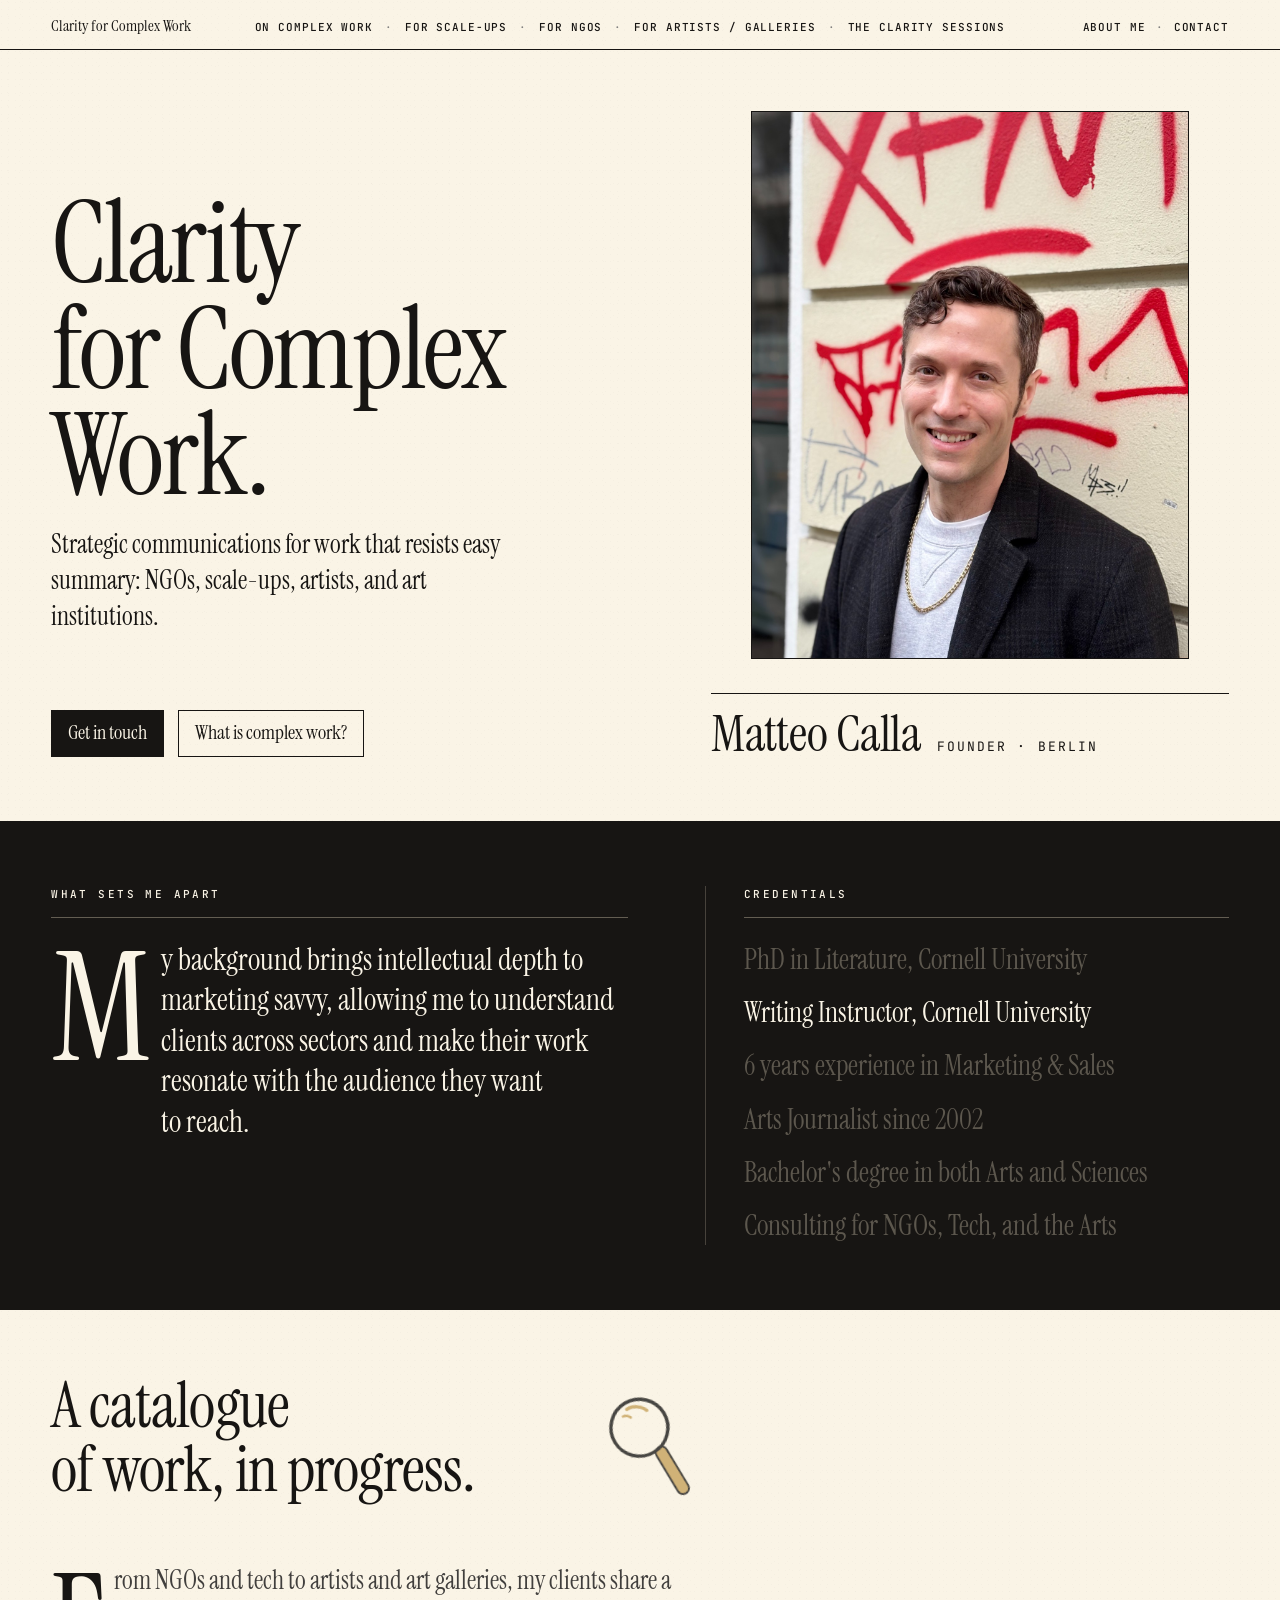
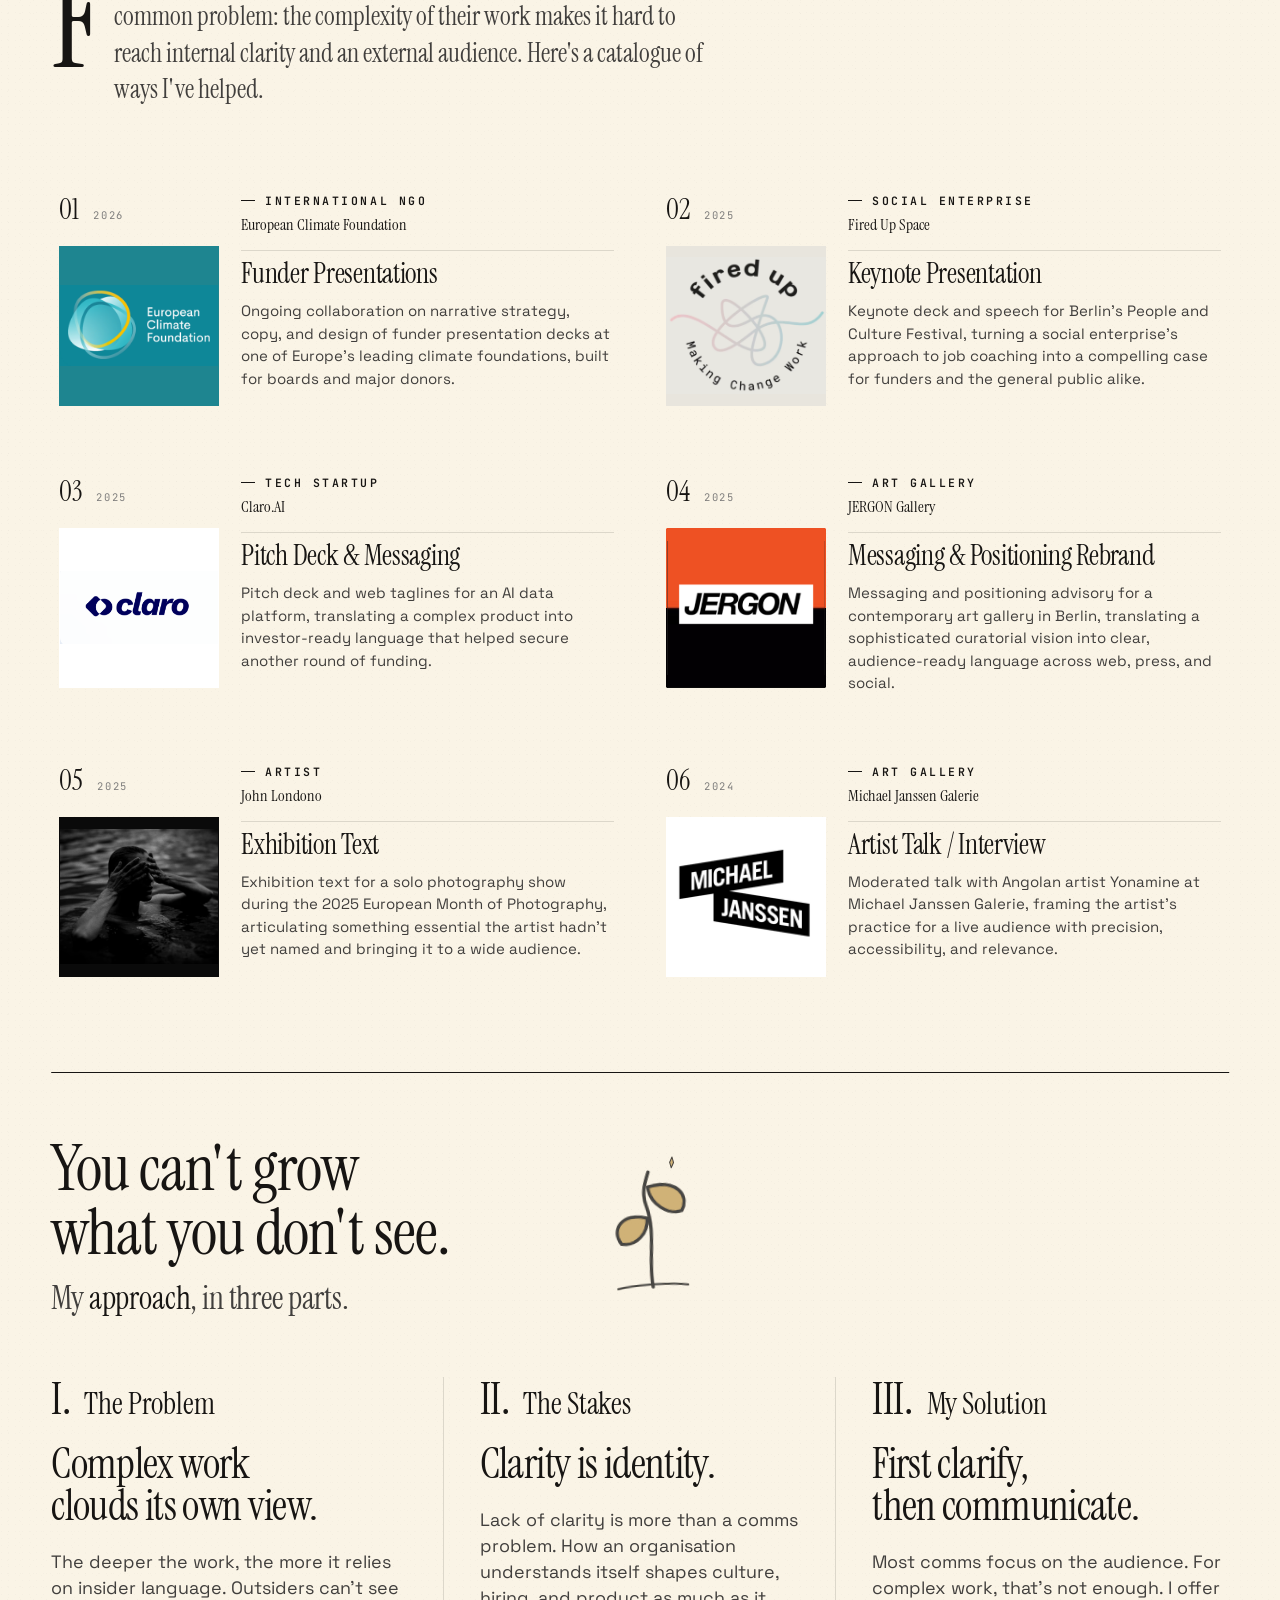
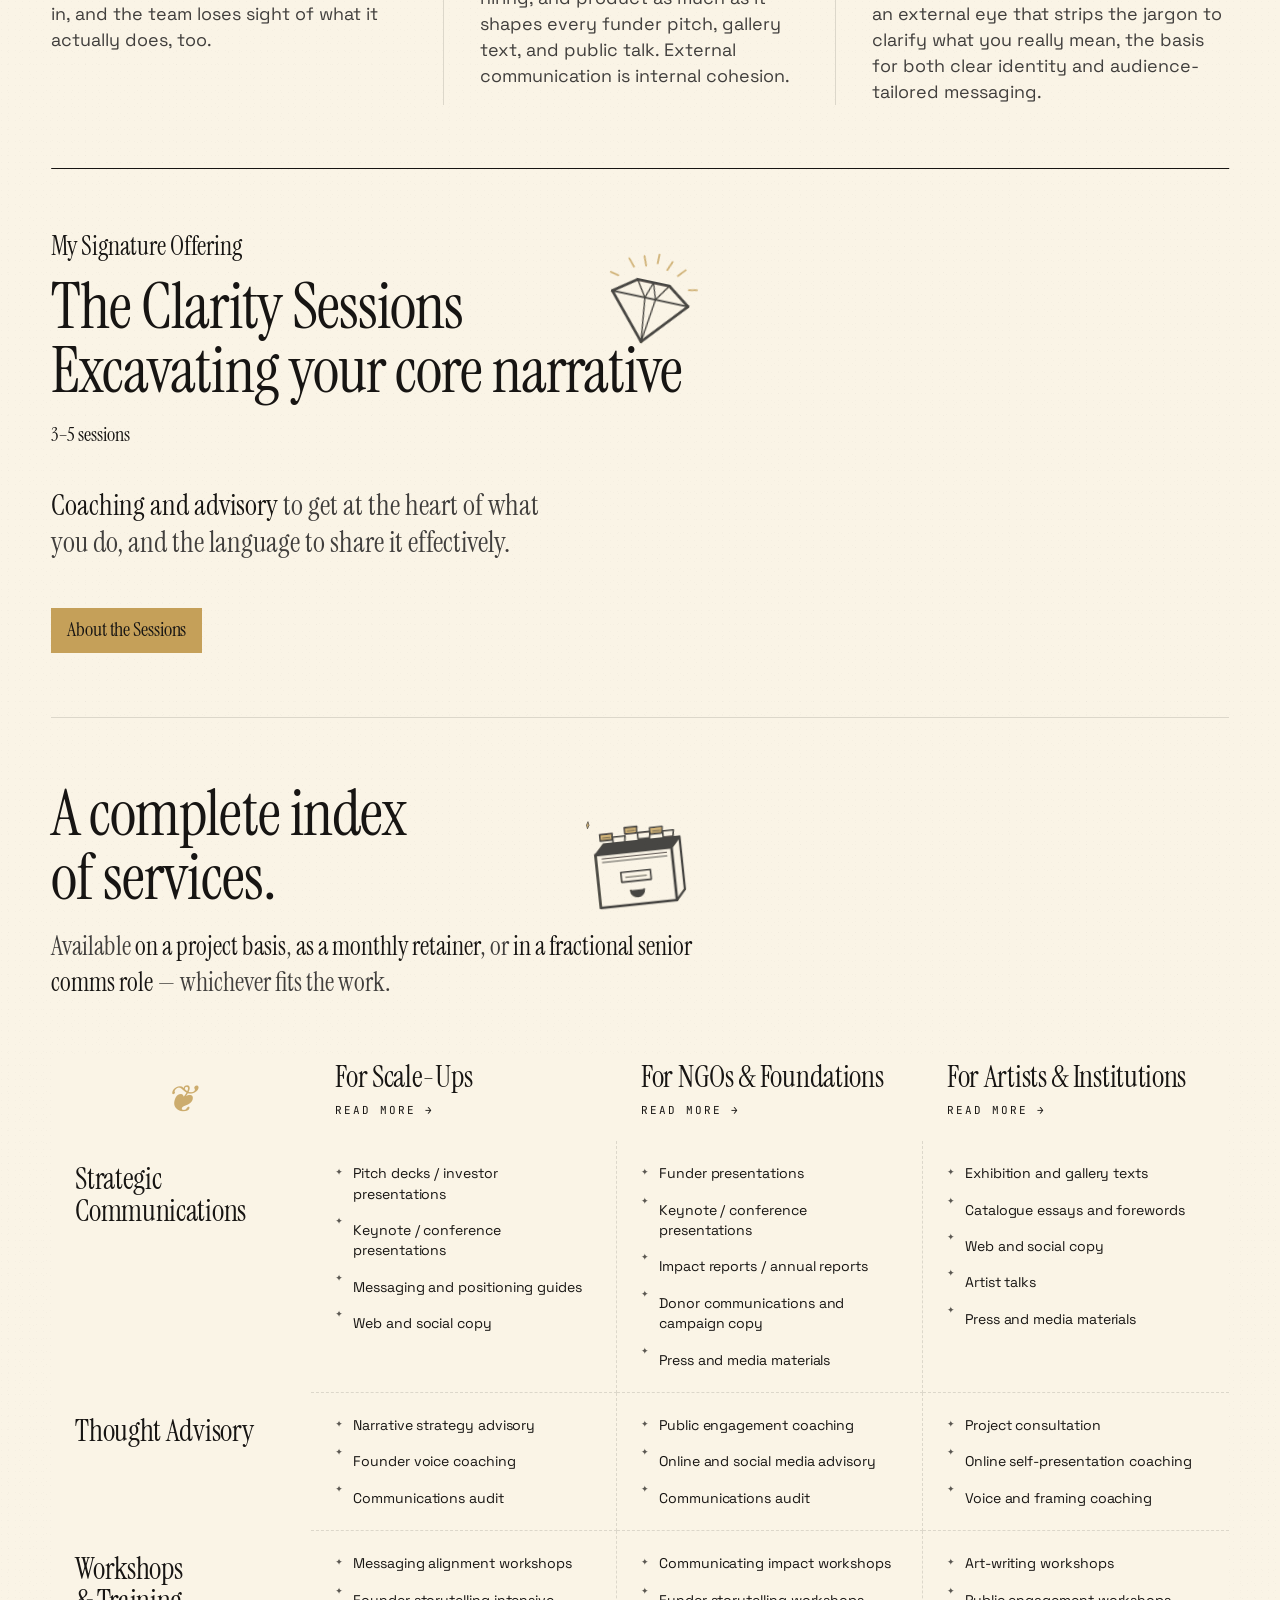
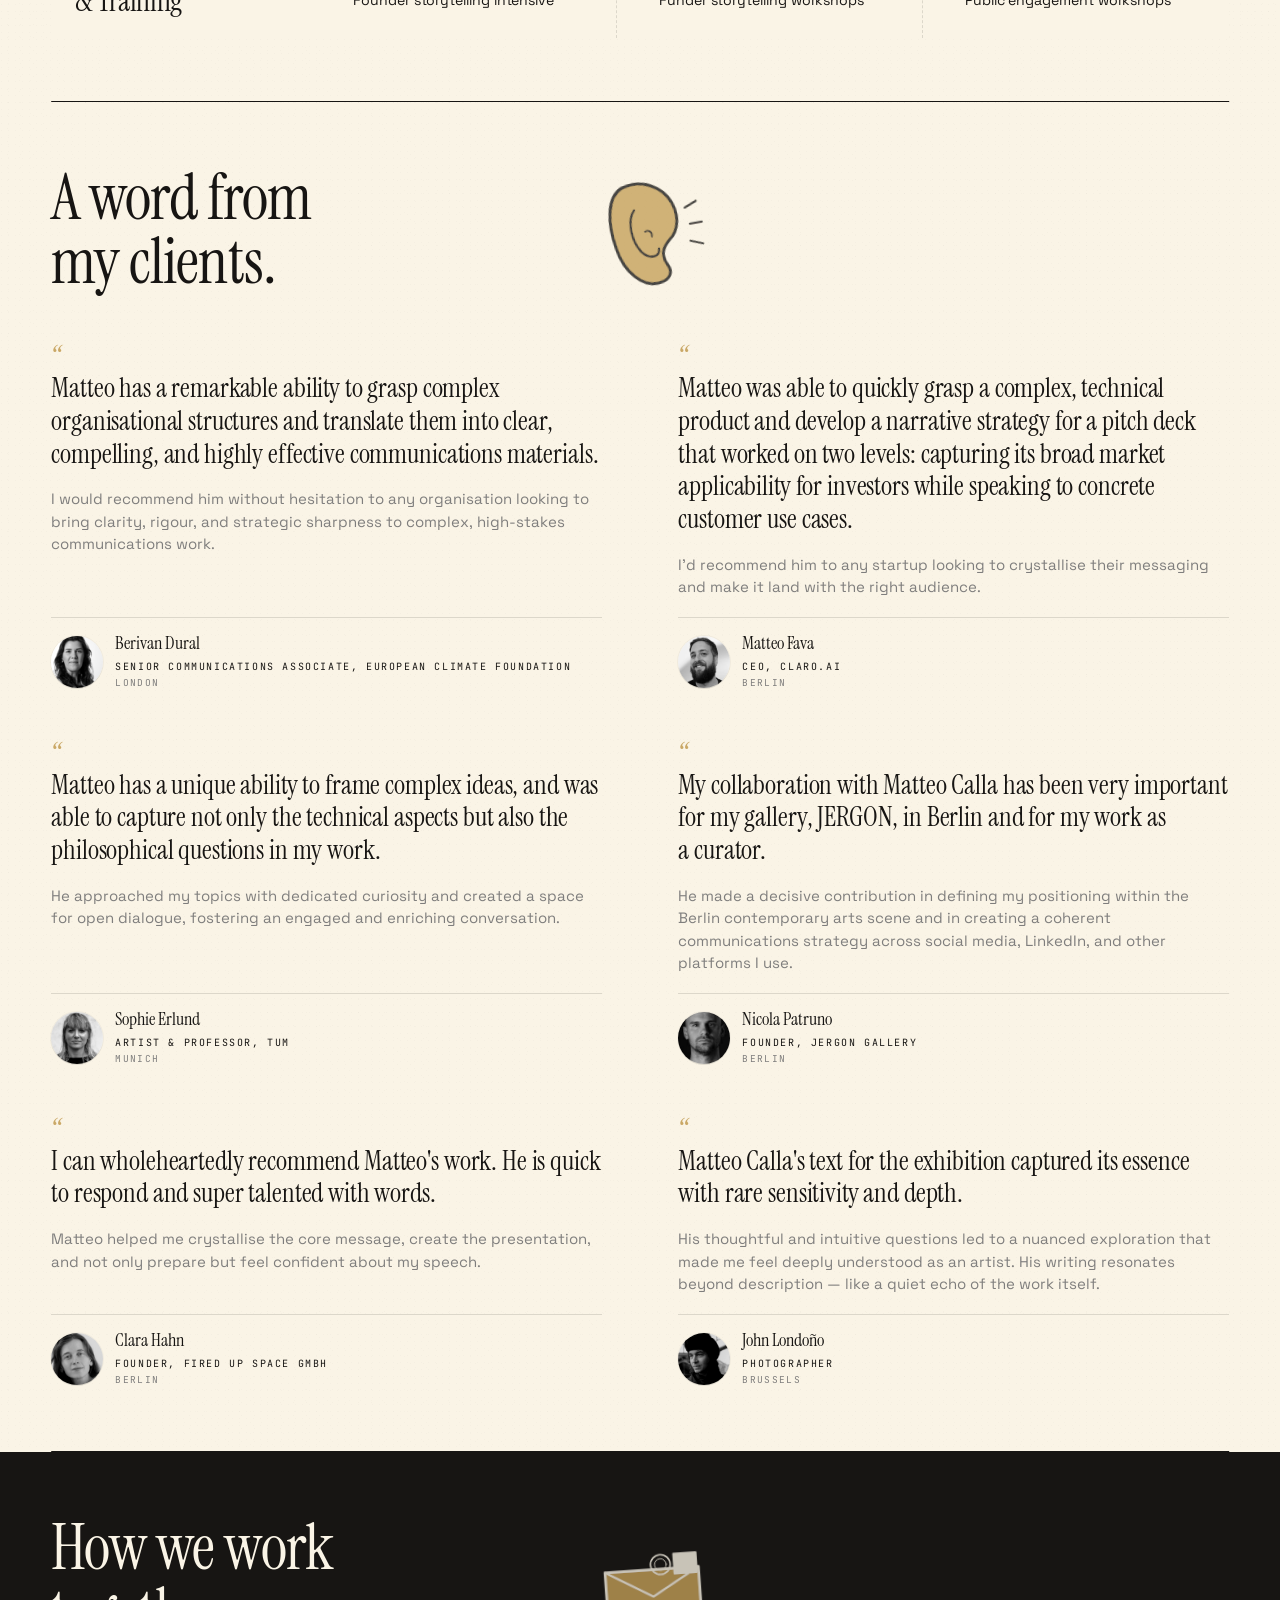
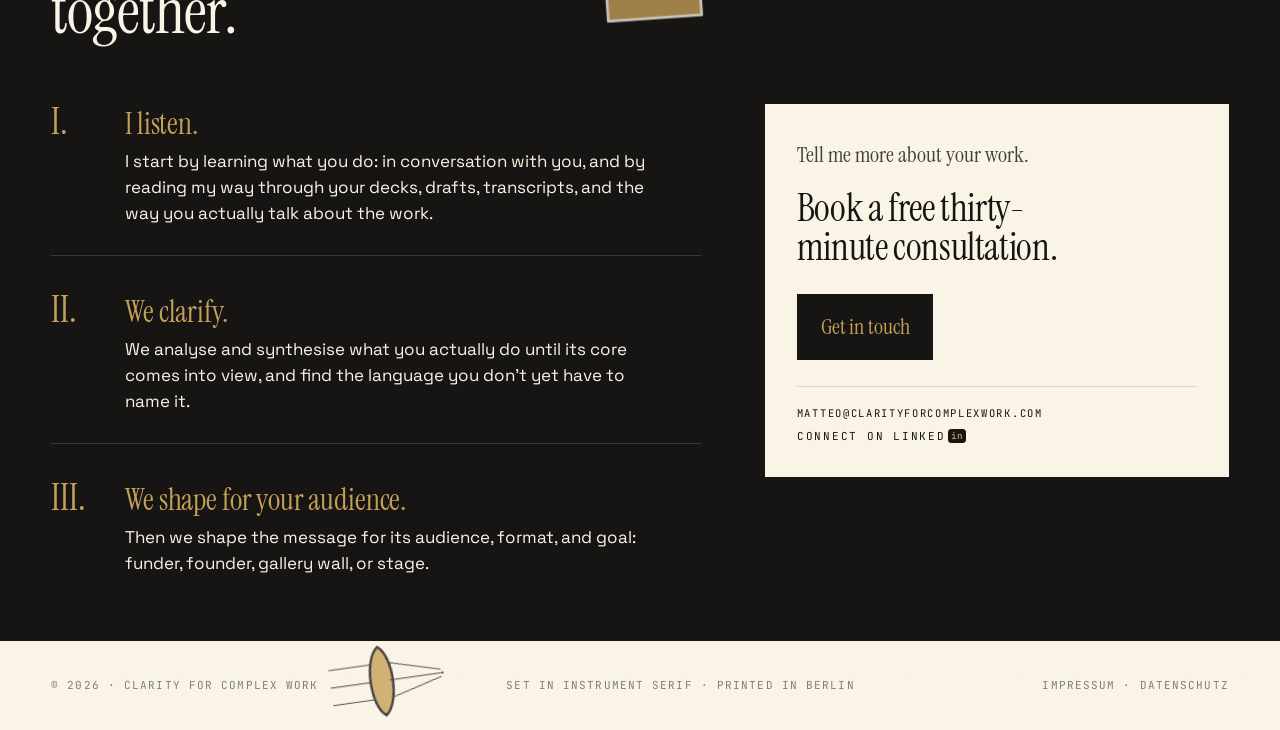
<file: index.html>
<!doctype html>
<html lang="en">
<head>
  <meta charset="utf-8" />
  <meta name="viewport" content="width=device-width, initial-scale=1" />
  <link rel="icon" type="image/svg+xml" href="favicon.svg" />
  <link rel="apple-touch-icon" href="apple-touch-icon.svg" />
  <title>Clarity for Complex Work · Matteo Calla</title>
  <meta name="description" content="Strategic communications for work that resists easy summary. Helping NGOs, scale-ups, artists, and galleries bring complex work into clarity and resonance." />

  <!-- Open Graph / social share -->
  <meta property="og:type" content="website" />
  <meta property="og:site_name" content="Clarity for Complex Work" />
  <meta property="og:title" content="Clarity for Complex Work" />
  <meta property="og:description" content="Strategic communications for work that resists easy summary. Helping NGOs, scale-ups, artists, and galleries bring complex work into clarity and resonance." />
  <meta property="og:url" content="https://clarityforcomplexwork.com/" />
  <meta property="og:image" content="https://clarityforcomplexwork.com/og-image.png" />
  <meta property="og:image:width" content="1200" />
  <meta property="og:image:height" content="630" />
  <meta name="twitter:card" content="summary_large_image" />
  <meta name="twitter:title" content="Clarity for Complex Work" />
  <meta name="twitter:description" content="Strategic communications for work that resists easy summary. Helping NGOs, scale-ups, artists, and galleries bring complex work into clarity and resonance." />
  <meta name="twitter:image" content="https://clarityforcomplexwork.com/og-image.png" />
  <link rel="preconnect" href="https://fonts.googleapis.com" />
  <link rel="preconnect" href="https://fonts.gstatic.com" crossorigin />
  <link
    href="https://fonts.googleapis.com/css2?family=Instrument+Serif:ital@0;1&family=Space+Grotesk:wght@400;500;700&family=JetBrains+Mono:wght@400;500&display=swap"
    rel="stylesheet"
  />
  <link rel="stylesheet" href="styles.css" />
  <style>
    /* Baked marginalia offsets per breakpoint. On the live site the spot
       illustrations are pinned (not draggable), so the per-breakpoint
       offsets the old React app applied via JS now live here as CSS. The
       at-rest tilt (--rot) and edge anchor (top/right) still come from the
       .marginalia-* rules in styles.css; these only set the translate. */
    /* MARGINALIA-OFFSETS-START */
    .marginalia-cat-mag     { --dx: -522px; --dy: -46px; }
    .marginalia-appr-sprout { --dx: -521px; --dy: -45px; }
    .marginalia-svc-diamond { --dx: -520px; --dy: -179px; }
    .marginalia-svc-cabinet { --dx: -533px; --dy: 521px; }
    .marginalia-ts-ear      { --dx: -520px; --dy: -60px; }
    .marginalia-cta-env     { --dx: -517px; --dy: -28px; }
    .marginalia-foot-lens   { --dx: -90px; --dy: -52px; }
    @media (min-width: 561px) and (max-width: 880px) {
      .marginalia-cat-mag     { --dx: -287px; --dy: 65px; }
      .marginalia-appr-sprout { --dx: -284px; --dy: 69px; }
      .marginalia-svc-diamond { --dx: -287px; --dy: 80px; }
      .marginalia-svc-cabinet { --dx: -293px; --dy: 384px; }
      .marginalia-ts-ear      { --dx: -288px; --dy: 58px; }
      .marginalia-cta-env     { --dx: -293px; --dy: 77px; }
      .marginalia-foot-lens   { --dx: 136px; --dy: -82px; }
    }
    @media (max-width: 560px) {
      .marginalia-cat-mag     { --dx: -58px; --dy: 63px; }
      .marginalia-appr-sprout { --dx: -57px; --dy: 64px; }
      .marginalia-svc-diamond { --dx: 266px; --dy: 108px; }
      .marginalia-svc-cabinet { --dx: -64px; --dy: 479px; }
      .marginalia-ts-ear      { --dx: -65px; --dy: 62px; }
      .marginalia-cta-env     { --dx: -64px; --dy: 76px; }
      .marginalia-foot-lens   { --dx: 317px; --dy: -137px; }
    }
    /* MARGINALIA-OFFSETS-END */
  </style>
</head>
<body class="home" style="--whimsy: 0.6; --ill-fill: #C5A059; --ill-ink: var(--ink);">

  <!-- ─── NAV / MASTHEAD ─── -->
  <nav class="nav">
    <div class="container nav-inner">
      <span class="nav-mark">Clarity <em>for</em> Complex Work</span>
      <button class="nav-toggle" type="button" aria-label="Toggle menu" aria-expanded="false"><span class="nav-toggle-menu">Menu</span><span class="nav-toggle-x">Close</span></button>
      <div class="nav-links">
        <a href="on-complex-work.html">On Complex Work</a>
        <a href="for-scale-ups.html">For Scale-Ups</a>
        <a href="for-ngos.html">For NGOs</a>
        <a href="for-artists.html">For Artists / Galleries</a>
        <a href="clarity-sessions.html">The Clarity Sessions</a>
      </div>
      <div class="nav-personal">
        <a href="about.html">About Me</a>
        <a class="nav-contact" href="mailto:matteo@clarityforcomplexwork.com">Contact</a>
      </div>
    </div>
  </nav>

  <!-- ─── HERO ─── -->
  <header class="hero" data-screen-label="Hero">
    <div class="container">
      <div class="hero-grid">
        <div>
          <h1 class="hero-title">Clarity<br />for <em>Complex</em><br />Work.</h1>
          <p class="hero-sub">Strategic communications for work that resists easy summary: NGOs, scale-ups, artists, and art institutions.</p>
          <div class="hero-cta-row">
            <a class="hero-feature" href="mailto:matteo@clarityforcomplexwork.com?subject=Hello%20%E2%80%94%20let%27s%20talk">
              <span class="hero-feature-title">Get in touch</span>
            </a>
            <a class="hero-feature hero-feature--ghost" href="on-complex-work.html">
              <span class="hero-feature-title">What is complex work?</span>
            </a>
          </div>
        </div>
        <div>
          <figure class="hero-portrait">
            <img src="matteo-portrait-hd.jpeg" alt="Portrait of Matteo Calla" class="ph-img" />
          </figure>
          <figcaption class="hero-nameplate">
            <span class="np-rule"></span>
            <span class="np-name">Matteo Calla</span>
            <span class="np-role">Founder · Berlin</span>
          </figcaption>
        </div>
      </div>
    </div>
  </header>

  <!-- ─── CREDENTIALS ─── -->
  <section class="cred-section" data-screen-label="Credentials">
    <div class="container cred-grid">
      <div class="cred-intro">
        <div class="cred-eyebrow">What Sets Me Apart</div>
        <p class="dropcap">My background brings intellectual depth to marketing savvy, allowing me to understand clients across sectors and make their work resonate with the audience they want to reach.</p>
      </div>
      <div class="cred-flash cred-mode-fade">
        <div class="cred-flash-label">Credentials</div>
        <div class="cred-stack">
          <div class="cred-line is-on"><span class="cred-text">PhD in Literature, Cornell University</span></div>
          <div class="cred-line"><span class="cred-text">Writing Instructor, Cornell University</span></div>
          <div class="cred-line"><span class="cred-text">6 years experience in Marketing &amp; Sales</span></div>
          <div class="cred-line"><span class="cred-text">Arts Journalist since 2002</span></div>
          <div class="cred-line"><span class="cred-text">Bachelor's degree in both Arts and Sciences</span></div>
          <div class="cred-line"><span class="cred-text">Consulting for NGOs, Tech, and the Arts</span></div>
        </div>
      </div>
    </div>
  </section>

  <!-- ─── CATALOGUE ─── -->
  <section id="catalogue" class="section section--catalogue" data-screen-label="Catalogue">
    <div class="marginalia marginalia-cat-mag" aria-hidden="true">
      <svg viewBox="0 0 220 220" style="display:block;width:100%;height:auto;overflow:visible" aria-hidden="true">
        <defs>
          <filter id="rough-mag" x="-15%" y="-15%" width="130%" height="130%">
            <feTurbulence type="fractalNoise" baseFrequency="0.035" numOctaves="2" seed="3"></feTurbulence>
            <feDisplacementMap in="SourceGraphic" scale="1.1"></feDisplacementMap>
          </filter>
        </defs>
        <g filter="url(#rough-mag)" stroke-linecap="round" stroke-linejoin="round">
          <line x1="142" y1="124" x2="202" y2="184" stroke="var(--ill-ink)" stroke-width="28" stroke-linecap="round"></line>
          <line x1="142" y1="124" x2="202" y2="184" stroke="var(--ill-fill)" stroke-width="20" stroke-linecap="round"></line>
          <circle cx="86" cy="86" r="58" fill="none" stroke="var(--ill-ink)" stroke-width="7"></circle>
          <path d="M 52,56 C 60,46 78,42 92,48" fill="none" stroke="var(--ill-fill)" stroke-width="7" stroke-linecap="round"></path>
          <path d="M 48,72 C 52,68 60,68 64,70" fill="none" stroke="var(--ill-fill)" stroke-width="5" stroke-linecap="round"></path>
        </g>
      </svg>
    </div>
    <div class="container">
      <div class="sec-head">
        <h2 class="sec-title">A <em>catalogue</em><br />of work, in progress.</h2>
      </div>
      <p class="cat-intro dropcap">From NGOs and tech to artists and art galleries, my clients share a common problem: the complexity of their work makes it hard to reach internal clarity and an external audience. Here's a catalogue of ways I've helped.</p>
      <div class="cat-grid">

        <article class="cat-card cat-card--grid">
          <div class="cat-left-col">
            <div class="cat-num-col"><span class="cat-num-lg">01</span><span class="cat-year">2026</span></div>
            <div class="cat-logo" style="background:#1E8590;border-color:#1E8590;">
              <img src="images/clients/european-climate-foundation.png" alt="European Climate Foundation logo" class="logo-img" />
            </div>
          </div>
          <div class="cat-content">
            <div class="cat-tagline"><span class="cat-client-type">International NGO</span><span class="cat-sep">·</span><span class="cat-client">European Climate Foundation</span></div>
            <h3 class="cat-deliv">Funder Presentations</h3>
            <p class="cat-desc">Ongoing collaboration on narrative strategy, copy, and design of funder presentation decks at one of Europe's leading climate foundations, built for boards and major donors.</p>
          </div>
        </article>

        <article class="cat-card cat-card--grid">
          <div class="cat-left-col">
            <div class="cat-num-col"><span class="cat-num-lg">02</span><span class="cat-year">2025</span></div>
            <div class="cat-logo" style="background:#E8E5DD;border:none;">
              <img src="images/clients/fired-up-space.png" alt="Fired Up Space logo" class="logo-img" />
            </div>
          </div>
          <div class="cat-content">
            <div class="cat-tagline"><span class="cat-client-type">Social Enterprise</span><span class="cat-sep">·</span><span class="cat-client">Fired Up Space</span></div>
            <h3 class="cat-deliv">Keynote Presentation</h3>
            <p class="cat-desc">Keynote deck and speech for Berlin's People and Culture Festival, turning a social enterprise's approach to job coaching into a compelling case for funders and the general public alike.</p>
          </div>
        </article>

        <article class="cat-card cat-card--grid">
          <div class="cat-left-col">
            <div class="cat-num-col"><span class="cat-num-lg">03</span><span class="cat-year">2025</span></div>
            <div class="cat-logo" style="background:#FFFFFF;border-color:#FFFFFF;">
              <img src="images/clients/claro.png" alt="Claro.AI logo" class="logo-img" />
            </div>
          </div>
          <div class="cat-content">
            <div class="cat-tagline"><span class="cat-client-type">Tech Startup</span><span class="cat-sep">·</span><span class="cat-client">Claro.AI</span></div>
            <h3 class="cat-deliv">Pitch Deck &amp; Messaging</h3>
            <p class="cat-desc">Pitch deck and web taglines for an AI data platform, translating a complex product into investor-ready language that helped secure another round of funding.</p>
          </div>
        </article>

        <article class="cat-card cat-card--grid">
          <div class="cat-left-col">
            <div class="cat-num-col"><span class="cat-num-lg">04</span><span class="cat-year">2025</span></div>
            <div class="cat-logo" style="background:linear-gradient(to bottom, #EE5123 0%, #EE5123 50%, #020003 50%, #020003 100%);border-color:transparent;border-top-color:#EE5123;border-bottom-color:#0A0A0A;">
              <img src="images/clients/jergon.png" alt="JERGON Gallery logo" class="logo-img" />
            </div>
          </div>
          <div class="cat-content">
            <div class="cat-tagline"><span class="cat-client-type">Art Gallery</span><span class="cat-sep">·</span><span class="cat-client">JERGON Gallery</span></div>
            <h3 class="cat-deliv">Messaging &amp; Positioning Rebrand</h3>
            <p class="cat-desc">Messaging and positioning advisory for a contemporary art gallery in Berlin, translating a sophisticated curatorial vision into clear, audience-ready language across web, press, and social.</p>
          </div>
        </article>

        <article class="cat-card cat-card--grid">
          <div class="cat-left-col">
            <div class="cat-num-col"><span class="cat-num-lg">05</span><span class="cat-year">2025</span></div>
            <div class="cat-logo" style="background:#0A0A0A;border-color:#0A0A0A;">
              <img src="images/clients/john-londono.jpg" alt="John Londono logo" class="logo-img" />
            </div>
          </div>
          <div class="cat-content">
            <div class="cat-tagline"><span class="cat-client-type">Artist</span><span class="cat-sep">·</span><span class="cat-client">John Londono</span></div>
            <h3 class="cat-deliv">Exhibition Text</h3>
            <p class="cat-desc">Exhibition text for a solo photography show during the 2025 European Month of Photography, articulating something essential the artist hadn't yet named and bringing it to a wide audience.</p>
          </div>
        </article>

        <article class="cat-card cat-card--grid">
          <div class="cat-left-col">
            <div class="cat-num-col"><span class="cat-num-lg">06</span><span class="cat-year">2024</span></div>
            <div class="cat-logo" style="background:#FFFFFF;border-color:#FFFFFF;">
              <img src="images/clients/michael-janssen.png" alt="Michael Janssen Galerie logo" class="logo-img" />
            </div>
          </div>
          <div class="cat-content">
            <div class="cat-tagline"><span class="cat-client-type">Art Gallery</span><span class="cat-sep">·</span><span class="cat-client">Michael Janssen Galerie</span></div>
            <h3 class="cat-deliv">Artist Talk / Interview</h3>
            <p class="cat-desc">Moderated talk with Angolan artist Yonamine at Michael Janssen Galerie, framing the artist's practice for a live audience with precision, accessibility, and relevance.</p>
          </div>
        </article>

      </div>
      <p class="rail-hint">Swipe through the catalogue <span aria-hidden="true">→</span></p>
    </div>
  </section>

  <!-- ─── APPROACH ─── -->
  <section id="approach" class="section section--approach" data-screen-label="Approach">
    <div class="marginalia marginalia-appr-sprout" aria-hidden="true">
      <svg viewBox="0 0 160 220" style="display:block;width:100%;height:auto;overflow:visible" aria-hidden="true">
        <defs>
          <filter id="rough-sprout" x="-15%" y="-15%" width="130%" height="130%">
            <feTurbulence type="fractalNoise" baseFrequency="0.035" numOctaves="2" seed="11"></feTurbulence>
            <feDisplacementMap in="SourceGraphic" scale="1.0"></feDisplacementMap>
          </filter>
        </defs>
        <g filter="url(#rough-sprout)" stroke-linecap="round" stroke-linejoin="round">
          <path d="M 28,200 C 56,194 110,196 132,200" fill="none" stroke="var(--ill-ink)" stroke-width="3"></path>
          <path d="M 80,200 C 75,160 90,120 78,80 C 72,60 78,46 84,30" fill="none" stroke="var(--ill-ink)" stroke-width="5"></path>
          <path d="M 78,98 C 42,86 22,112 38,134 C 60,138 78,120 78,98 Z" fill="var(--ill-fill)" stroke="var(--ill-ink)" stroke-width="5"></path>
          <path d="M 82,52 C 124,42 144,68 130,90 C 110,96 84,78 82,52 Z" fill="var(--ill-fill)" stroke="var(--ill-ink)" stroke-width="5"></path>
        </g>
        <polygon points="120,10 122.88,18 120,26 117.12,18" fill="var(--ill-fill)" stroke="var(--ill-ink)" stroke-width="1.5" stroke-linejoin="round" transform="rotate(8 120 18)"></polygon>
      </svg>
    </div>
    <div class="container">
      <div class="sec-head">
        <div>
          <h2 class="appr-hero">You can't <em>grow</em><br />what you don't <em>see</em>.</h2>
          <p class="appr-sub">My <em>approach</em>, in three parts.</p>
        </div>
      </div>
      <div class="appr-pillars">
        <div class="appr-col">
          <div class="appr-lbl"><span class="appr-num">I.</span> The Problem</div>
          <h4 class="appr-head">Complex work <em>clouds</em> its own view.</h4>
          <p class="appr-body" style="font-family:'Space Grotesk';">The deeper the work, the more it relies on insider language. Outsiders can't see in, and the team loses sight of what it actually does, too.</p>
        </div>
        <div class="appr-col">
          <div class="appr-lbl"><span class="appr-num">II.</span> The Stakes</div>
          <h4 class="appr-head">Clarity <em>is</em> identity.</h4>
          <p class="appr-body" style="font-family:'Space Grotesk';">Lack of clarity is more than a comms problem. How an organisation understands itself shapes culture, hiring, and product as much as it shapes every funder pitch, gallery text, and public talk. External communication is internal cohesion.</p>
        </div>
        <div class="appr-col">
          <div class="appr-lbl"><span class="appr-num">III.</span> My Solution</div>
          <h4 class="appr-head">First clarify, <em>then</em> communicate.</h4>
          <p class="appr-body" style="font-family:'Space Grotesk';">Most comms focus on the audience. For complex work, that's not enough. I offer an external eye that strips the jargon to clarify what you really mean, the basis for both clear identity and audience-tailored messaging.</p>
        </div>
      </div>
    </div>
  </section>

  <!-- ─── SERVICES ─── -->
  <section id="services" class="section section--services" data-screen-label="Services">
    <div class="marginalia marginalia-svc-diamond" aria-hidden="true">
      <svg viewBox="0 0 240 220" style="display:block;width:100%;height:auto;overflow:visible" aria-hidden="true">
        <defs>
          <filter id="rough-diamond" x="-15%" y="-15%" width="130%" height="130%">
            <feTurbulence type="fractalNoise" baseFrequency="0.04" numOctaves="2" seed="11"></feTurbulence>
            <feDisplacementMap in="SourceGraphic" scale="1.4"></feDisplacementMap>
          </filter>
        </defs>
        <g filter="url(#rough-diamond)" stroke-linecap="round" stroke-linejoin="round">
          <path d="M 120,8 L 120,28" stroke="var(--ill-fill)" stroke-width="4"></path>
          <path d="M 56,30 L 70,46" stroke="var(--ill-fill)" stroke-width="4"></path>
          <path d="M 184,30 L 170,46" stroke="var(--ill-fill)" stroke-width="4"></path>
          <path d="M 88,18 L 96,38" stroke="var(--ill-fill)" stroke-width="4"></path>
          <path d="M 152,18 L 144,38" stroke="var(--ill-fill)" stroke-width="4"></path>
          <path d="M 22,68 L 40,72" stroke="var(--ill-fill)" stroke-width="4"></path>
          <path d="M 218,68 L 200,72" stroke="var(--ill-fill)" stroke-width="4"></path>
          <path d="M 34,108 L 206,108" stroke="var(--ill-ink)" stroke-width="3.5" fill="none"></path>
          <path d="M 84,72 L 156,72" stroke="var(--ill-ink)" stroke-width="6" fill="none"></path>
          <path d="M 84,72 L 34,108" stroke="var(--ill-ink)" stroke-width="6" fill="none"></path>
          <path d="M 156,72 L 206,108" stroke="var(--ill-ink)" stroke-width="6" fill="none"></path>
          <path d="M 34,108 L 120,206" stroke="var(--ill-ink)" stroke-width="6" fill="none"></path>
          <path d="M 206,108 L 120,206" stroke="var(--ill-ink)" stroke-width="6" fill="none"></path>
          <path d="M 84,72 L 108,108 L 120,72 L 132,108 L 156,72" stroke="var(--ill-ink)" stroke-width="3" fill="none"></path>
          <path d="M 108,108 L 120,206" stroke="var(--ill-ink)" stroke-width="3" fill="none"></path>
          <path d="M 132,108 L 120,206" stroke="var(--ill-ink)" stroke-width="3" fill="none"></path>
        </g>
      </svg>
    </div>
    <div class="marginalia marginalia-svc-cabinet" aria-hidden="true">
      <svg viewBox="0 0 240 220" style="display:block;width:100%;height:auto;overflow:visible" aria-hidden="true">
        <defs>
          <filter id="rough-cc" x="-15%" y="-15%" width="130%" height="130%">
            <feTurbulence type="fractalNoise" baseFrequency="0.035" numOctaves="2" seed="31"></feTurbulence>
            <feDisplacementMap in="SourceGraphic" scale="1.0"></feDisplacementMap>
          </filter>
        </defs>
        <g filter="url(#rough-cc)" stroke-linecap="round" stroke-linejoin="round">
          <path d="M 50,60 L 220,60 L 200,82 L 30,82 Z" fill="var(--ill-ink)" stroke="var(--ill-ink)" stroke-width="4"></path>
          <path d="M 44,52 L 70,52 L 72,38 L 44,38 Z" fill="var(--ill-fill)" stroke="var(--ill-ink)" stroke-width="3.5"></path>
          <path d="M 72,60 L 98,60 L 100,46 L 72,46 Z" fill="none" stroke="var(--ill-ink)" stroke-width="3.5"></path>
          <path d="M 100,42 L 126,42 L 128,28 L 100,28 Z" fill="var(--ill-fill)" stroke="var(--ill-ink)" stroke-width="3.5"></path>
          <path d="M 128,56 L 154,56 L 156,42 L 128,42 Z" fill="none" stroke="var(--ill-ink)" stroke-width="3.5"></path>
          <path d="M 156,48 L 182,48 L 184,34 L 156,34 Z" fill="var(--ill-fill)" stroke="var(--ill-ink)" stroke-width="3.5"></path>
          <path d="M 184,58 L 206,58 L 208,44 L 184,44 Z" fill="none" stroke="var(--ill-ink)" stroke-width="3.5"></path>
          <path d="M 50,46 L 66,46" stroke="var(--ill-ink)" stroke-width="1.5"></path>
          <path d="M 106,36 L 122,36" stroke="var(--ill-ink)" stroke-width="1.5"></path>
          <path d="M 162,42 L 178,42" stroke="var(--ill-ink)" stroke-width="1.5"></path>
          <path d="M 30,82 L 200,82 L 200,200 L 30,200 Z" fill="none" stroke="var(--ill-ink)" stroke-width="6"></path>
          <path d="M 200,82 L 220,60 L 220,178 L 200,200" fill="none" stroke="var(--ill-ink)" stroke-width="5"></path>
          <path d="M 44,92 L 188,92" stroke="var(--ill-ink)" stroke-width="2"></path>
          <path d="M 44,100 L 188,100" stroke="var(--ill-ink)" stroke-width="2"></path>
          <rect x="82" y="126" width="66" height="22" fill="none" stroke="var(--ill-ink)" stroke-width="3.5"></rect>
          <path d="M 92,138 L 138,138" stroke="var(--ill-ink)" stroke-width="2"></path>
          <path d="M 100,168 C 100,188 130,188 130,168" fill="var(--ill-ink)" stroke="var(--ill-ink)" stroke-width="4"></path>
        </g>
        <polygon points="20,6 22.88,14 20,22 17.12,14" fill="var(--ill-fill)" stroke="var(--ill-ink)" stroke-width="1.5" stroke-linejoin="round" transform="rotate(10 20 14)"></polygon>
      </svg>
    </div>
    <div class="container">

      <!-- Flagship — Clarity Sessions teaser -->
      <article class="clarity clarity--teaser">
        <header class="clarity-head">
          <div class="clarity-lead">My Signature Offering</div>
          <h3 class="clarity-title">The Clarity Sessions<br /><em>Excavating your<br class="cs-sub-break" /> core narrative</em></h3>
          <div class="clarity-format">3–5 sessions</div>
        </header>
        <p class="clarity-teaser-pitch"><b>Coaching and advisory</b> to get at the heart of what you do, and the language to share it effectively.</p>
        <a class="clarity-more" href="clarity-sessions.html">About the Sessions</a>
      </article>

      <div class="svc-head svc-head--index">
        <div></div>
        <div>
          <h2 class="sec-title">A complete index<br />of <em>services</em>.</h2>
          <p class="svc-sub">Available <b>on a project basis</b>, <b>as a monthly retainer</b>, or <b>in a fractional senior comms role</b> — whichever fits the work.</p>
        </div>
      </div>

      <!-- Desktop matrix -->
      <div class="m-grid" data-mode="">
        <div class="m-cell m-corner"></div>

        <a class="m-cell m-col-head" data-c="0" href="for-scale-ups.html">
          <span class="m-label">For Scale-Ups</span>
          <span class="m-col-more">Read more <span class="m-col-arr" aria-hidden="true">→</span></span>
        </a>
        <a class="m-cell m-col-head" data-c="1" href="for-ngos.html">
          <span class="m-label">For NGOs &amp; Foundations</span>
          <span class="m-col-more">Read more <span class="m-col-arr" aria-hidden="true">→</span></span>
        </a>
        <a class="m-cell m-col-head" data-c="2" href="for-artists.html">
          <span class="m-label">For Artists &amp; Institutions</span>
          <span class="m-col-more">Read more <span class="m-col-arr" aria-hidden="true">→</span></span>
        </a>

        <div class="m-cell m-row-head" data-r="0"><span class="m-label">Strategic Communications</span></div>
        <div class="m-cell m-data" data-r="0" data-c="0"><ul><li>Pitch decks / investor presentations</li><li>Keynote / conference presentations</li><li>Messaging and positioning guides</li><li>Web and social copy</li></ul></div>
        <div class="m-cell m-data" data-r="0" data-c="1"><ul><li>Funder presentations</li><li>Keynote / conference presentations</li><li>Impact reports / annual reports</li><li>Donor communications and campaign copy</li><li>Press and media materials</li></ul></div>
        <div class="m-cell m-data" data-r="0" data-c="2"><ul><li>Exhibition and gallery texts</li><li>Catalogue essays and forewords</li><li>Web and social copy</li><li>Artist talks</li><li>Press and media materials</li></ul></div>

        <div class="m-cell m-row-head" data-r="1"><span class="m-label">Thought Advisory</span></div>
        <div class="m-cell m-data" data-r="1" data-c="0"><ul><li>Narrative strategy advisory</li><li>Founder voice coaching</li><li>Communications audit</li></ul></div>
        <div class="m-cell m-data" data-r="1" data-c="1"><ul><li>Public engagement coaching</li><li>Online and social media advisory</li><li>Communications audit</li></ul></div>
        <div class="m-cell m-data" data-r="1" data-c="2"><ul><li>Project consultation</li><li>Online self-presentation coaching</li><li>Voice and framing coaching</li></ul></div>

        <div class="m-cell m-row-head" data-r="2"><span class="m-label">Workshops &amp; Training</span></div>
        <div class="m-cell m-data" data-r="2" data-c="0"><ul><li>Messaging alignment workshops</li><li>Founder storytelling intensive</li></ul></div>
        <div class="m-cell m-data" data-r="2" data-c="1"><ul><li>Communicating impact workshops</li><li>Funder storytelling workshops</li></ul></div>
        <div class="m-cell m-data" data-r="2" data-c="2"><ul><li>Art-writing workshops</li><li>Public engagement workshops</li></ul></div>
      </div>

      <!-- Mobile / tablet tabs (CSS shows this ≤880px; the matrix above is shown >880px) -->
      <div class="svc-m svc-m--tabs">
        <div class="svc-m-tabs" role="tablist">
          <button type="button" role="tab" class="svc-m-tab is-active" data-tab="0" aria-selected="true">For Scale-Ups</button>
          <button type="button" role="tab" class="svc-m-tab" data-tab="1" aria-selected="false">For NGOs</button>
          <button type="button" role="tab" class="svc-m-tab" data-tab="2" aria-selected="false">For Artists</button>
        </div>

        <div class="svc-m-panel" data-panel="0">
          <div class="svc-m-groups">
            <div class="svc-m-group"><div class="svc-m-group-label">Strategic Communications</div><ul><li>Pitch decks / investor presentations</li><li>Keynote / conference presentations</li><li>Messaging and positioning guides</li><li>Web and social copy</li></ul></div>
            <div class="svc-m-group"><div class="svc-m-group-label">Thought Advisory</div><ul><li>Narrative strategy advisory</li><li>Founder voice coaching</li><li>Communications audit</li></ul></div>
            <div class="svc-m-group"><div class="svc-m-group-label">Workshops &amp; Training</div><ul><li>Messaging alignment workshops</li><li>Founder storytelling intensive</li></ul></div>
          </div>
          <a class="svc-m-cta" href="for-scale-ups.html">Explore Scale-Ups <span aria-hidden="true">→</span></a>
        </div>

        <div class="svc-m-panel" data-panel="1" hidden>
          <div class="svc-m-groups">
            <div class="svc-m-group"><div class="svc-m-group-label">Strategic Communications</div><ul><li>Funder presentations</li><li>Keynote / conference presentations</li><li>Impact reports / annual reports</li><li>Donor communications and campaign copy</li><li>Press and media materials</li></ul></div>
            <div class="svc-m-group"><div class="svc-m-group-label">Thought Advisory</div><ul><li>Public engagement coaching</li><li>Online and social media advisory</li><li>Communications audit</li></ul></div>
            <div class="svc-m-group"><div class="svc-m-group-label">Workshops &amp; Training</div><ul><li>Communicating impact workshops</li><li>Funder storytelling workshops</li></ul></div>
          </div>
          <a class="svc-m-cta" href="for-ngos.html">Explore NGOs <span aria-hidden="true">→</span></a>
        </div>

        <div class="svc-m-panel" data-panel="2" hidden>
          <div class="svc-m-groups">
            <div class="svc-m-group"><div class="svc-m-group-label">Strategic Communications</div><ul><li>Exhibition and gallery texts</li><li>Catalogue essays and forewords</li><li>Web and social copy</li><li>Artist talks</li><li>Press and media materials</li></ul></div>
            <div class="svc-m-group"><div class="svc-m-group-label">Thought Advisory</div><ul><li>Project consultation</li><li>Online self-presentation coaching</li><li>Voice and framing coaching</li></ul></div>
            <div class="svc-m-group"><div class="svc-m-group-label">Workshops &amp; Training</div><ul><li>Art-writing workshops</li><li>Public engagement workshops</li></ul></div>
          </div>
          <a class="svc-m-cta" href="for-artists.html">Explore Artists <span aria-hidden="true">→</span></a>
        </div>
      </div>

    </div>
  </section>

  <!-- ─── TESTIMONIALS ─── -->
  <section id="testimonials" class="section section--testimonials" data-screen-label="Testimonials">
    <div class="marginalia marginalia-ts-ear" aria-hidden="true">
      <svg viewBox="0 0 180 220" style="display:block;width:100%;height:auto;overflow:visible" aria-hidden="true">
        <defs>
          <filter id="rough-ear" x="-15%" y="-15%" width="130%" height="130%">
            <feTurbulence type="fractalNoise" baseFrequency="0.035" numOctaves="2" seed="5"></feTurbulence>
            <feDisplacementMap in="SourceGraphic" scale="1.0"></feDisplacementMap>
          </filter>
        </defs>
        <g filter="url(#rough-ear)" stroke-linecap="round" stroke-linejoin="round">
          <path d="M 56,30 C 30,40 22,82 30,128 C 36,170 64,200 92,196 C 110,194 116,182 110,170 C 100,150 108,138 120,128 C 138,116 142,90 134,68 C 124,40 92,20 56,30 Z" fill="var(--ill-fill)" stroke="var(--ill-ink)" stroke-width="5"></path>
          <path d="M 70,70 C 56,84 56,118 70,140 C 82,156 100,154 100,140" fill="none" stroke="var(--ill-ink)" stroke-width="4"></path>
          <path d="M 82,108 C 88,106 94,110 92,118" fill="none" stroke="var(--ill-ink)" stroke-width="3"></path>
          <path d="M 154,80 L 174,72" stroke="var(--ill-ink)" stroke-width="3.5"></path>
          <path d="M 158,108 L 178,108" stroke="var(--ill-ink)" stroke-width="3.5"></path>
          <path d="M 154,136 L 174,144" stroke="var(--ill-ink)" stroke-width="3.5"></path>
        </g>
      </svg>
    </div>
    <div class="container" style="font-family:'Instrument Serif';">
      <div class="sec-head">
        <h2 class="sec-title">A <em>word</em> from<br />my clients.</h2>
      </div>
      <div class="ts-grid two-up">

        <figure class="ts md">
          <blockquote>Matteo has a remarkable ability to grasp complex organisational structures and translate them into clear, compelling, and highly effective communications materials.</blockquote>
          <p class="ts-body">I would recommend him without hesitation to any organisation looking to bring clarity, rigour, and strategic sharpness to complex, high-stakes communications work.</p>
          <div class="ts-head">
            <img class="avatar avatar-photo" src="images/testimonials/berivan-dural.png" alt="Berivan Dural" style="width:52px;height:52px;" />
            <figcaption>
              <span class="ts-who">Berivan Dural</span>
              <span class="ts-org">Senior Communications Associate, European Climate Foundation</span>
              <span class="ts-city">London</span>
            </figcaption>
          </div>
        </figure>

        <figure class="ts md">
          <blockquote>Matteo was able to quickly grasp a complex, technical product and develop a narrative strategy for a pitch deck that worked on two levels: capturing its broad market applicability for investors while speaking to concrete customer use cases.</blockquote>
          <p class="ts-body">I'd recommend him to any startup looking to crystallise their messaging and make it land with the right audience.</p>
          <div class="ts-head">
            <img class="avatar avatar-photo" src="images/testimonials/matteo-fava.png" alt="Matteo Fava" style="width:52px;height:52px;" />
            <figcaption>
              <span class="ts-who">Matteo Fava</span>
              <span class="ts-org">CEO, Claro.ai</span>
              <span class="ts-city">Berlin</span>
            </figcaption>
          </div>
        </figure>

        <figure class="ts md">
          <blockquote>Matteo has a unique ability to frame complex ideas, and was able to capture not only the technical aspects but also the philosophical questions in my work.</blockquote>
          <p class="ts-body">He approached my topics with dedicated curiosity and created a space for open dialogue, fostering an engaged and enriching conversation.</p>
          <div class="ts-head">
            <img class="avatar avatar-photo" src="images/testimonials/sophie-erlund.png" alt="Sophie Erlund" style="width:52px;height:52px;" />
            <figcaption>
              <span class="ts-who">Sophie Erlund</span>
              <span class="ts-org">Artist &amp; Professor, TUM</span>
              <span class="ts-city">Munich</span>
            </figcaption>
          </div>
        </figure>

        <figure class="ts md">
          <blockquote>My collaboration with Matteo Calla has been very important for my gallery, JERGON, in Berlin and for my work as a curator.</blockquote>
          <p class="ts-body">He made a decisive contribution in defining my positioning within the Berlin contemporary arts scene and in creating a coherent communications strategy across social media, LinkedIn, and other platforms I use.</p>
          <div class="ts-head">
            <img class="avatar avatar-photo" src="images/testimonials/nicola-patruno.png" alt="Nicola Patruno" style="width:52px;height:52px;" />
            <figcaption>
              <span class="ts-who">Nicola Patruno</span>
              <span class="ts-org">Founder, JERGON Gallery</span>
              <span class="ts-city">Berlin</span>
            </figcaption>
          </div>
        </figure>

        <figure class="ts md">
          <blockquote>I can wholeheartedly recommend Matteo's work. He is quick to respond and super talented with words.</blockquote>
          <p class="ts-body">Matteo helped me crystallise the core message, create the presentation, and not only prepare but feel confident about my speech.</p>
          <div class="ts-head">
            <img class="avatar avatar-photo" src="images/testimonials/clara-hahn.png" alt="Clara Hahn" style="width:52px;height:52px;" />
            <figcaption>
              <span class="ts-who">Clara Hahn</span>
              <span class="ts-org">Founder, Fired Up Space GmbH</span>
              <span class="ts-city">Berlin</span>
            </figcaption>
          </div>
        </figure>

        <figure class="ts md">
          <blockquote>Matteo Calla's text for the exhibition captured its essence with rare sensitivity and depth.</blockquote>
          <p class="ts-body">His thoughtful and intuitive questions led to a nuanced exploration that made me feel deeply understood as an artist. His writing resonates beyond description &mdash; like a quiet echo of the work itself.</p>
          <div class="ts-head">
            <img class="avatar avatar-photo" src="images/testimonials/john-londono.png" alt="John Londoño" style="width:52px;height:52px;" />
            <figcaption>
              <span class="ts-who">John Londoño</span>
              <span class="ts-org">Photographer</span>
              <span class="ts-city">Brussels</span>
            </figcaption>
          </div>
        </figure>

      </div>
      <p class="rail-hint">Swipe for more <span aria-hidden="true">→</span></p>
    </div>
  </section>

  <!-- ─── CTA ─── -->
  <section id="book" class="section section--cta" data-screen-label="Correspondence">
    <div class="marginalia marginalia-cta-env" aria-hidden="true">
      <svg viewBox="0 0 240 180" style="display:block;width:100%;height:auto;overflow:visible" aria-hidden="true">
        <defs>
          <filter id="rough-env" x="-15%" y="-15%" width="130%" height="130%">
            <feTurbulence type="fractalNoise" baseFrequency="0.035" numOctaves="2" seed="17"></feTurbulence>
            <feDisplacementMap in="SourceGraphic" scale="1.0"></feDisplacementMap>
          </filter>
        </defs>
        <g filter="url(#rough-env)" stroke-linecap="round" stroke-linejoin="round">
          <path d="M 16,48 L 224,48 L 224,156 L 16,156 Z" fill="var(--ill-fill)" stroke="var(--ill-ink)" stroke-width="6"></path>
          <path d="M 16,48 L 120,108 L 224,48" fill="none" stroke="var(--ill-ink)" stroke-width="5"></path>
          <path d="M 170,16 L 220,16 L 220,60 L 170,60 Z" fill="var(--ill-ink)" stroke="var(--ill-ink)" stroke-width="4"></path>
          <circle cx="140" cy="38" r="22" fill="none" stroke="var(--ill-ink)" stroke-width="3.5"></circle>
          <circle cx="140" cy="38" r="13" fill="none" stroke="var(--ill-ink)" stroke-width="2"></circle>
        </g>
      </svg>
    </div>
    <div class="container">
      <div class="sec-head">
        <h2 class="sec-title">How we <em>work</em><br />together.</h2>
      </div>
      <div class="ctaA">
        <div class="ctaA-method">
          <div class="ctaA-beat">
            <span class="ctaA-num">I.</span>
            <div>
              <h4 class="ctaA-t">I listen.</h4>
              <p class="ctaA-b">I start by learning what you do: in conversation with you, and by reading my way through your decks, drafts, transcripts, and the way you actually talk about the work.</p>
            </div>
          </div>
          <div class="ctaA-beat">
            <span class="ctaA-num">II.</span>
            <div>
              <h4 class="ctaA-t">We clarify.</h4>
              <p class="ctaA-b">We analyse and synthesise what you actually do until its core comes into view, and find the language you don't yet have to name it.</p>
            </div>
          </div>
          <div class="ctaA-beat">
            <span class="ctaA-num">III.</span>
            <div>
              <h4 class="ctaA-t">We shape for your audience.</h4>
              <p class="ctaA-b">Then we shape the message for its audience, format, and goal: funder, founder, gallery wall, or stage.</p>
            </div>
          </div>
        </div>
        <div class="ctaA-panel">
          <p class="ctaA-open">Tell me more about your work.</p>
          <p class="ctaA-invite">Book a free thirty-minute consultation.</p>
          <a class="ctaA-btn" href="mailto:matteo@clarityforcomplexwork.com?subject=Hello%20%E2%80%94%20let%27s%20talk">Get in touch</a>
          <div class="ctaA-meta">
            <span>matteo@clarityforcomplexwork.com</span>
            <a class="cta-li" href="https://www.linkedin.com/in/matteocalla/" target="_blank" rel="noopener">Connect on Linked<span class="li-mark">in</span></a>
          </div>
        </div>
      </div>
    </div>
  </section>

  <!-- ─── FOOTER ─── -->
  <footer class="foot">
    <div class="marginalia marginalia-foot-lens" aria-hidden="true">
      <svg viewBox="0 0 280 180" style="display:block;width:100%;height:auto;overflow:visible" aria-hidden="true">
        <defs>
          <filter id="rough-foot-lens" x="-15%" y="-15%" width="130%" height="130%">
            <feTurbulence type="fractalNoise" baseFrequency="0.035" numOctaves="2" seed="23"></feTurbulence>
            <feDisplacementMap in="SourceGraphic" scale="0.9"></feDisplacementMap>
          </filter>
        </defs>
        <g filter="url(#rough-foot-lens)" stroke-linecap="round" stroke-linejoin="round">
          <path d="M 10,52 L 102,52" stroke="var(--ill-ink)" stroke-width="2" fill="none"></path>
          <path d="M 10,90 L 102,90" stroke="var(--ill-ink)" stroke-width="2" fill="none"></path>
          <path d="M 10,128 L 102,128" stroke="var(--ill-ink)" stroke-width="2" fill="none"></path>
          <path d="M 120,16 C 152,40 152,140 120,164 C 88,140 88,40 120,16 Z" fill="var(--ill-fill)" stroke="var(--ill-ink)" stroke-width="5.5"></path>
          <path d="M 138,52 L 248,82" stroke="var(--ill-ink)" stroke-width="2" fill="none"></path>
          <path d="M 138,90 L 248,90" stroke="var(--ill-ink)" stroke-width="2" fill="none"></path>
          <path d="M 138,128 L 248,98" stroke="var(--ill-ink)" stroke-width="2" fill="none"></path>
          <circle cx="252" cy="90" r="2.5" fill="var(--ill-ink)"></circle>
        </g>
      </svg>
    </div>
    <div class="container foot-inner">
      <span>© 2026 · Clarity for Complex Work</span>
      <span>Set in Instrument Serif · Printed in Berlin</span>
      <span><a href="impressum.html">Impressum</a> · <a href="datenschutz.html">Datenschutz</a></span>
    </div>
  </footer>

  <script src="home.js"></script>
  <script src="nav-menu.js"></script>
  <!-- Cloudflare Web Analytics -->
  <script defer src='https://static.cloudflareinsights.com/beacon.min.js' data-cf-beacon='{"token": "dcd0d2cc7058401081019d607f569e5e"}'></script>
  <!-- End Cloudflare Web Analytics -->
</body>
</html>
</file>
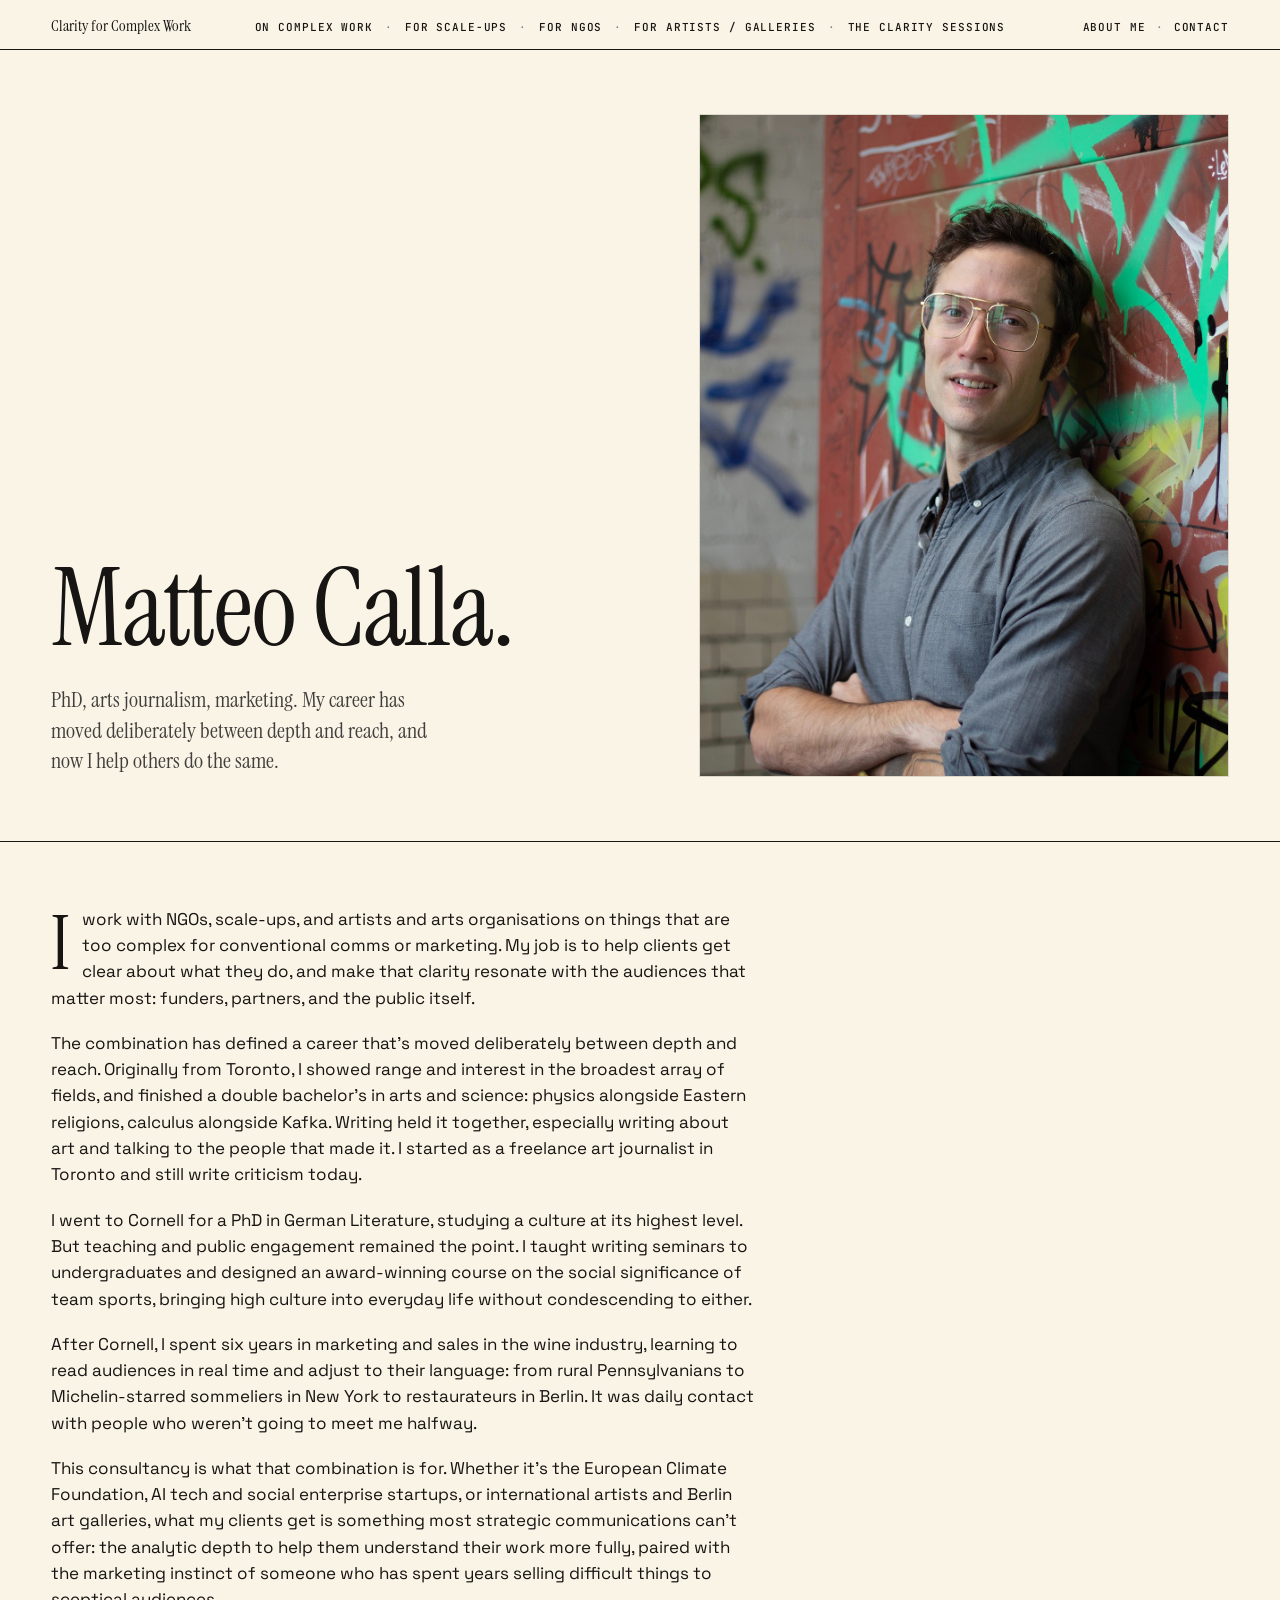
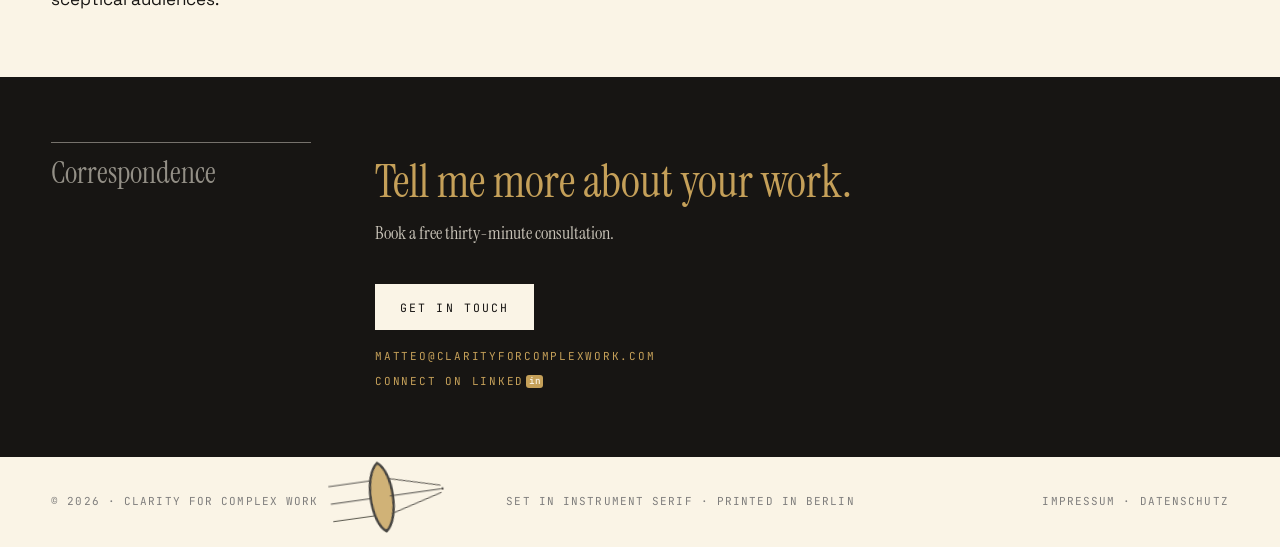
<file: about.html>
<!doctype html>
<html lang="en">
<head>
  <meta charset="utf-8" />
  <meta name="viewport" content="width=device-width, initial-scale=1" />
  <link rel="icon" type="image/svg+xml" href="favicon.svg" />
  <link rel="apple-touch-icon" href="apple-touch-icon.svg" />
  <title>About Matteo Calla · Clarity for Complex Work</title>
  <meta name="description" content="Matteo Calla. Strategic communications consultant. PhD, arts journalism, marketing – my career has moved deliberately between depth and reach, and now I help others do the same." />

  <!-- Open Graph / social share -->
  <meta property="og:type" content="website" />
  <meta property="og:site_name" content="Clarity for Complex Work" />
  <meta property="og:title" content="About — Matteo Calla" />
  <meta property="og:description" content="Matteo Calla. Strategic communications consultant. PhD, arts journalism, marketing – my career has moved deliberately between depth and reach, and now I help others do the same." />
  <meta property="og:url" content="https://clarityforcomplexwork.com/about.html" />
  <meta property="og:image" content="https://clarityforcomplexwork.com/og-image.png" />
  <meta property="og:image:width" content="1200" />
  <meta property="og:image:height" content="630" />
  <meta name="twitter:card" content="summary_large_image" />
  <meta name="twitter:title" content="About — Matteo Calla" />
  <meta name="twitter:description" content="Matteo Calla. Strategic communications consultant. PhD, arts journalism, marketing – my career has moved deliberately between depth and reach, and now I help others do the same." />
  <meta name="twitter:image" content="https://clarityforcomplexwork.com/og-image.png" />
  <link rel="preconnect" href="https://fonts.googleapis.com" />
  <link rel="preconnect" href="https://fonts.gstatic.com" crossorigin />
  <link
    href="https://fonts.googleapis.com/css2?family=Old+Standard+TT:ital,wght@0,400;0,700;1,400&family=EB+Garamond:ital,wght@0,400;0,500;1,400&family=Instrument+Serif:ital@0;1&family=Playfair+Display:ital,wght@0,400;0,500;1,400&family=Space+Grotesk:wght@400;500;700&family=JetBrains+Mono:wght@400;500&display=swap"
    rel="stylesheet"
  />
  <link rel="stylesheet" href="styles.css" />
</head>
<body class="subpage">

  <!-- Shared nav. The current page's link gets .is-current so the
       active item picks up the accent color treatment. -->
  <nav class="nav">
    <div class="container nav-inner">
      <a class="nav-mark" href="index.html">Clarity <em>for</em> Complex Work</a>
      <button class="nav-toggle" type="button" aria-label="Toggle menu" aria-expanded="false"><span class="nav-toggle-menu">Menu</span><span class="nav-toggle-x">Close</span></button>
      <div class="nav-links">
        <a href="on-complex-work.html">On Complex Work</a>
        <a href="for-scale-ups.html">For Scale-Ups</a>
        <a href="for-ngos.html">For NGOs</a>
        <a href="for-artists.html">For Artists / Galleries</a>
        <a href="clarity-sessions.html">The Clarity Sessions</a>
      </div>
      <div class="nav-personal">
        <a href="about.html" class="is-current">About Me</a>
        <a class="nav-contact" href="mailto:matteo@clarityforcomplexwork.com">Contact</a>
      </div>
    </div>
  </nav>

  <!-- HERO — title + standfirst on the left, portrait on the right. -->
  <header class="sp-hero">
    <div class="container">
      <div class="sp-hero-grid">
        <div class="sp-hero-text">
          <h1 class="sp-title">Matteo <em>Calla</em>.</h1>
          <p class="sp-standfirst">PhD, arts journalism, marketing. My career has moved deliberately between depth and reach, and now I help others do the same.</p>
        </div>
        <figure class="sp-hero-figure about-portrait">
          <img src="matteo-wall.jpg" alt="Portrait of Matteo Calla" />
        </figure>
      </div>
    </div>
  </header>

  <!-- BIO ESSAY — single column, drop cap on the opener. -->
  <section class="sp-section">
    <div class="container">
      <div class="sp-prose">
        <p class="dropcap">I work with NGOs, scale-ups, and artists and arts organisations on things that are too complex for conventional comms or marketing. My job is to help clients get clear about what they do, and make that clarity resonate with the audiences that matter most: funders, partners, and the public itself.</p>
        <p>The combination has defined a career that&rsquo;s moved deliberately between depth and reach. Originally from Toronto, I showed range and interest in the broadest array of fields, and finished a double bachelor’s in arts and science: physics alongside Eastern religions, calculus alongside Kafka. Writing held it together, especially writing about art and talking to the people that made it. I started as a freelance art journalist in Toronto and still write criticism today.</p>
        <p>I went to Cornell for a PhD in German Literature, studying a culture at its highest level. But teaching and public engagement remained the point. I taught writing seminars to undergraduates and designed an award-winning course on the social significance of team sports, bringing high culture into everyday life without condescending to either.</p>
        <p>After Cornell, I spent six years in marketing and sales in the wine industry, learning to read audiences in real time and adjust to their language: from rural Pennsylvanians to Michelin-starred sommeliers in New York to restaurateurs in Berlin. It was daily contact with people who weren’t going to meet me halfway.</p>
        <p>This consultancy is what that combination is for. Whether it&rsquo;s the European Climate Foundation, AI tech and social enterprise startups, or international artists and Berlin art galleries, what my clients get is something most strategic communications can&rsquo;t offer: the analytic depth to help them understand their work more fully, paired with the marketing instinct of someone who has spent years selling difficult things to sceptical audiences.</p>
      </div>
    </div>
  </section>

  <!-- CORRESPONDENCE — compact dark CTA shared by every subpage. -->
  <section class="sp-cta">
    <div class="container sp-cta-grid">
      <p class="sp-cta-eyebrow">Correspondence</p>
      <div class="sp-cta-body">
        <p class="sp-cta-line">Tell me more about your <em>work</em>.</p>
        <p class="sp-cta-sub">Book a free thirty-minute consultation.</p>
        <a class="sp-cta-btn" href="mailto:matteo@clarityforcomplexwork.com?subject=Hello%20%E2%80%94%20let%27s%20talk">Get in touch</a>
        <p class="sp-cta-email">matteo@clarityforcomplexwork.com</p>
        <a class="cta-li" href="https://www.linkedin.com/in/matteocalla/" target="_blank" rel="noopener">Connect on Linked<span class="li-mark">in</span></a>
      </div>
    </div>
  </section>

  <footer class="foot">
      <div class="marginalia marginalia-foot-lens foot-lens-static" aria-hidden="true">
        <svg viewBox="0 0 280 180" style="display:block;width:100%;height:auto;overflow:visible" aria-hidden="true">
          <defs>
            <filter id="rough-foot-lens" x="-15%" y="-15%" width="130%" height="130%">
              <feTurbulence type="fractalNoise" baseFrequency="0.035" numOctaves="2" seed="23"></feTurbulence>
              <feDisplacementMap in="SourceGraphic" scale="0.9"></feDisplacementMap>
            </filter>
          </defs>
          <g filter="url(#rough-foot-lens)" stroke-linecap="round" stroke-linejoin="round">
            <path d="M 10,52 L 102,52" stroke="var(--ill-ink)" stroke-width="2" fill="none"></path>
            <path d="M 10,90 L 102,90" stroke="var(--ill-ink)" stroke-width="2" fill="none"></path>
            <path d="M 10,128 L 102,128" stroke="var(--ill-ink)" stroke-width="2" fill="none"></path>
            <path d="M 120,16 C 152,40 152,140 120,164 C 88,140 88,40 120,16 Z" fill="var(--ill-fill)" stroke="var(--ill-ink)" stroke-width="5.5"></path>
            <path d="M 138,52 L 248,82" stroke="var(--ill-ink)" stroke-width="2" fill="none"></path>
            <path d="M 138,90 L 248,90" stroke="var(--ill-ink)" stroke-width="2" fill="none"></path>
            <path d="M 138,128 L 248,98" stroke="var(--ill-ink)" stroke-width="2" fill="none"></path>
            <circle cx="252" cy="90" r="2.5" fill="var(--ill-ink)"></circle>
          </g>
        </svg>
      </div>
    <div class="container foot-inner">
      <span>© 2026 · Clarity for Complex Work</span>
      <span>Set in Instrument Serif · Printed in Berlin</span>
      <span><a href="impressum.html">Impressum</a> · <a href="datenschutz.html">Datenschutz</a></span>
    </div>
  </footer>
  <script src="nav-menu.js"></script>
  <!-- Cloudflare Web Analytics -->
  <script defer src='https://static.cloudflareinsights.com/beacon.min.js' data-cf-beacon='{"token": "dcd0d2cc7058401081019d607f569e5e"}'></script>
  <!-- End Cloudflare Web Analytics -->
</body>
</html>
</file>
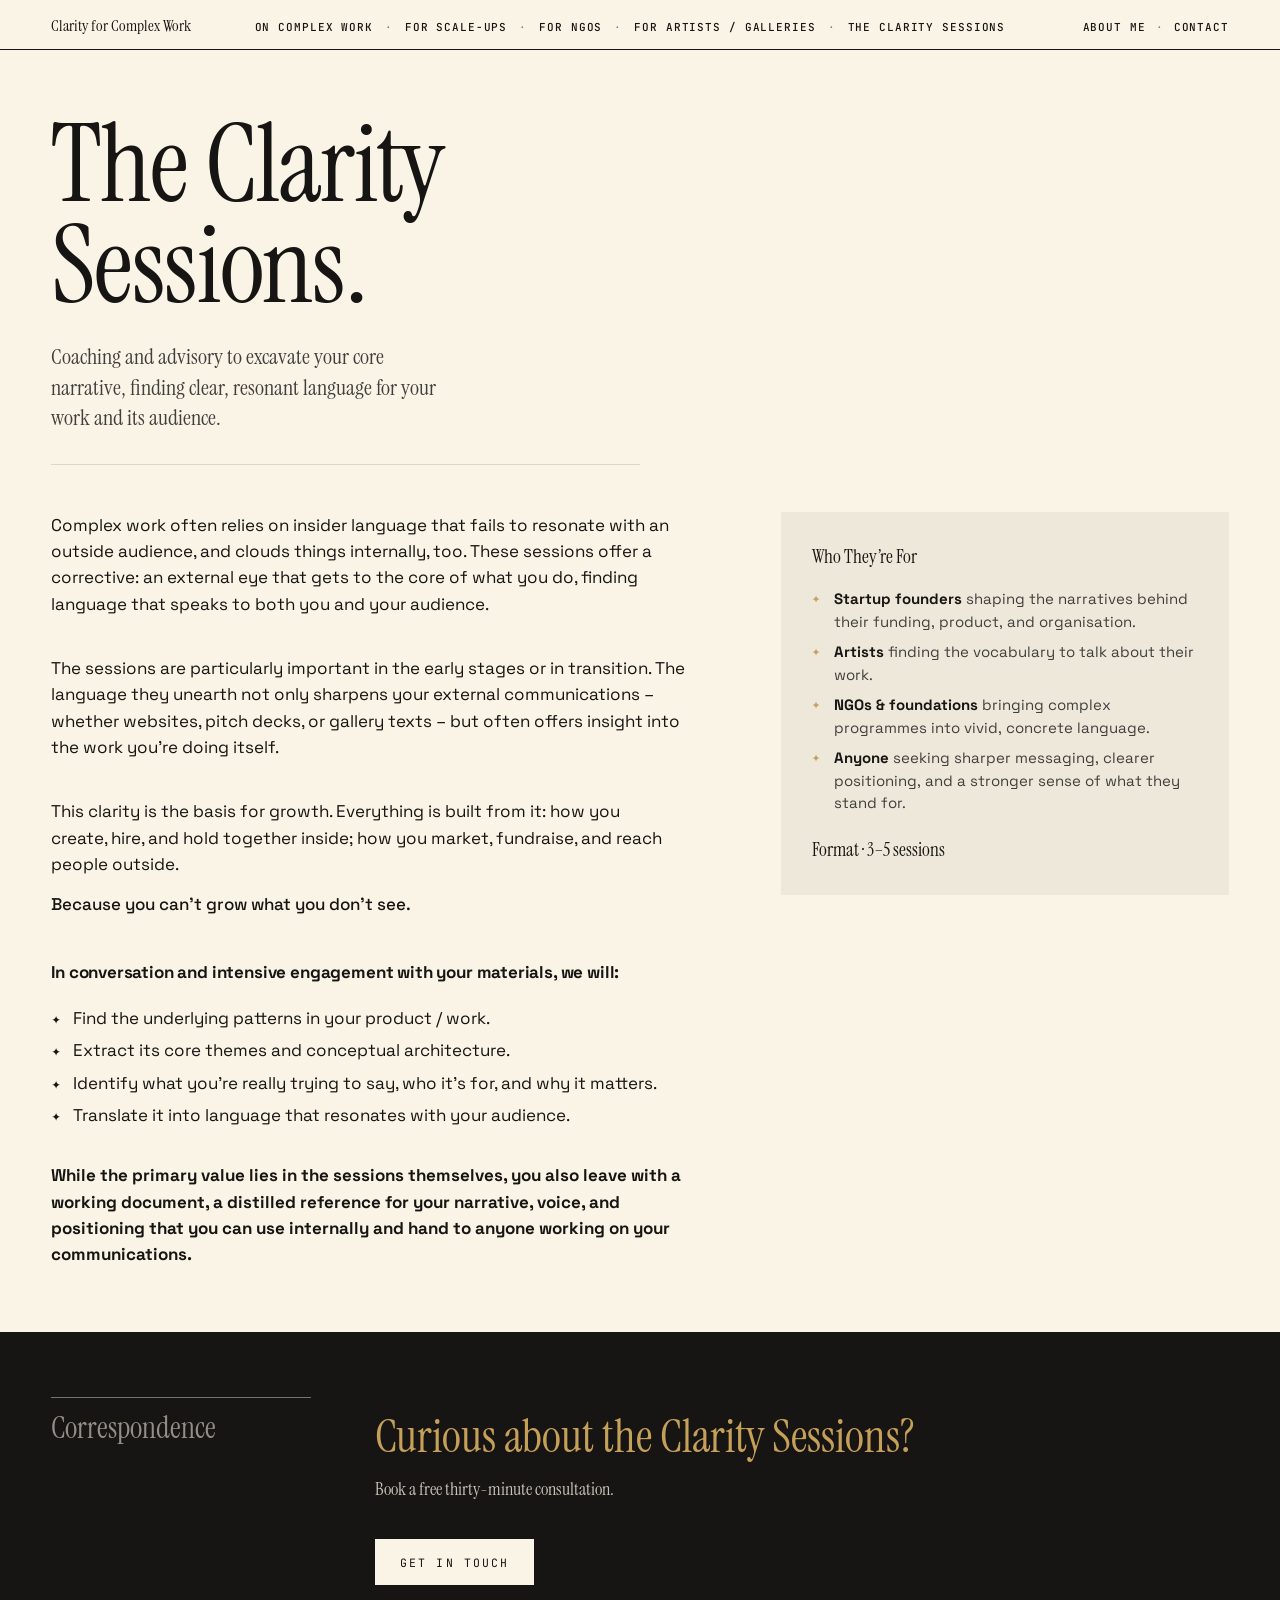
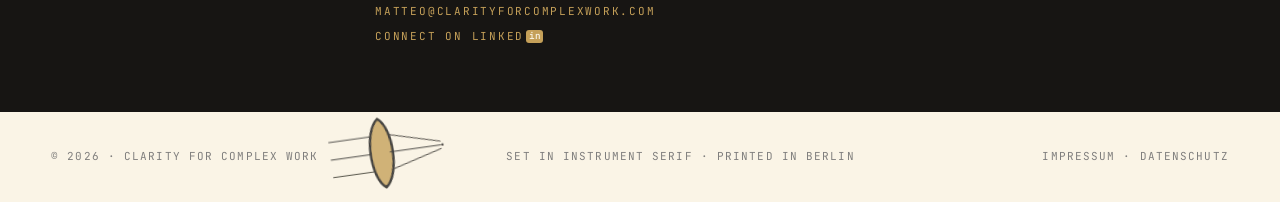
<file: clarity-sessions.html>
<!doctype html>
<html lang="en">
<head>
  <meta charset="utf-8" />
  <meta name="viewport" content="width=device-width, initial-scale=1" />
  <link rel="icon" type="image/svg+xml" href="favicon.svg" />
  <link rel="apple-touch-icon" href="apple-touch-icon.svg" />
  <title>The Clarity Sessions · Clarity for Complex Work</title>
  <meta name="description" content="The Clarity Sessions: foundational coaching and advisory to excavate your core narrative and find clear, non-technical language for what you really do, and for whom." />

  <!-- Open Graph / social share -->
  <meta property="og:type" content="website" />
  <meta property="og:site_name" content="Clarity for Complex Work" />
  <meta property="og:title" content="The Clarity Sessions" />
  <meta property="og:description" content="The Clarity Sessions: foundational coaching and advisory to excavate your core narrative and find clear, non-technical language for what you really do, and for whom." />
  <meta property="og:url" content="https://clarityforcomplexwork.com/clarity-sessions.html" />
  <meta property="og:image" content="https://clarityforcomplexwork.com/og-image.png" />
  <meta property="og:image:width" content="1200" />
  <meta property="og:image:height" content="630" />
  <meta name="twitter:card" content="summary_large_image" />
  <meta name="twitter:title" content="The Clarity Sessions" />
  <meta name="twitter:description" content="The Clarity Sessions: foundational coaching and advisory to excavate your core narrative and find clear, non-technical language for what you really do, and for whom." />
  <meta name="twitter:image" content="https://clarityforcomplexwork.com/og-image.png" />
  <link rel="preconnect" href="https://fonts.googleapis.com" />
  <link rel="preconnect" href="https://fonts.gstatic.com" crossorigin />
  <link
    href="https://fonts.googleapis.com/css2?family=Old+Standard+TT:ital,wght@0,400;0,700;1,400&family=EB+Garamond:ital,wght@0,400;0,500;1,400&family=Instrument+Serif:ital@0;1&family=Playfair+Display:ital,wght@0,400;0,500;1,400&family=Space+Grotesk:wght@400;500;700&family=JetBrains+Mono:wght@400;500&display=swap"
    rel="stylesheet"
  />
  <link rel="stylesheet" href="styles.css" />
  <link rel="stylesheet" href="clarity-sessions.css" />
</head>
<body class="subpage cs-page">

  <nav class="nav">
    <div class="container nav-inner">
      <a class="nav-mark" href="index.html">Clarity <em>for</em> Complex Work</a>
      <button class="nav-toggle" type="button" aria-label="Toggle menu" aria-expanded="false"><span class="nav-toggle-menu">Menu</span><span class="nav-toggle-x">Close</span></button>
      <div class="nav-links">
        <a href="on-complex-work.html">On Complex Work</a>
        <a href="for-scale-ups.html">For Scale-Ups</a>
        <a href="for-ngos.html">For NGOs</a>
        <a href="for-artists.html">For Artists / Galleries</a>
        <a href="clarity-sessions.html" class="is-current">The Clarity Sessions</a>
      </div>
      <div class="nav-personal">
        <a href="about.html">About Me</a>
        <a class="nav-contact" href="mailto:matteo@clarityforcomplexwork.com">Contact</a>
      </div>
    </div>
  </nav>

  <!-- HERO — flagship service. Text-only hero (no figure), matching the
       essay page: eyebrow, big serif title, italic standfirst. -->
  <header class="sp-hero">
    <div class="container">
      <div class="sp-hero-text">
        <h1 class="sp-title">The Clarity<br /><em>Sessions.</em></h1>
        <p class="sp-standfirst">Coaching and advisory to excavate your core narrative, finding clear, resonant language for your work and its audience.</p>
      </div>
    </div>
  </header>

  <!-- ENGAGEMENT — problem + steps on the left, the "Who They're For"
       sidebar on the right (mirrors the flagship layout on the verticals). -->
  <section class="sp-section">
    <div class="container">
      <div class="cs-engage">
        <div class="cs-engage-main">
      <p class="cs-problem">Complex work often relies on insider language that fails to resonate with an outside audience, and clouds things internally, too. These sessions offer a corrective: an external eye that gets to the core of what you do, finding language that speaks to both you and your audience.</p>
      <p class="cs-problem">The sessions are particularly important in the early stages or in transition. The language they unearth not only sharpens your external communications &ndash; whether websites, pitch decks, or gallery texts &ndash; but often offers insight into the work you&rsquo;re doing itself.</p>
      <p class="cs-problem cs-problem--tight">This clarity is the basis for growth. Everything is built from it: how you create, hire, and hold together inside; how you market, fundraise, and reach people outside.</p>
      <p class="cs-coda-line">Because you can&rsquo;t grow what you don&rsquo;t see.</p>
      <p class="sp-section-eyebrow cs-together">In conversation and intensive engagement with your materials, we will:</p>
      <ul class="sp-svc-list cs-involves">
        <li><span class="cs-b">✦</span>Find the underlying patterns in your product / work.</li>
        <li><span class="cs-b">✦</span>Extract its core themes and conceptual architecture.</li>
        <li><span class="cs-b">✦</span>Identify what you&rsquo;re really trying to say, who it&rsquo;s for, and why it matters.</li>
        <li><span class="cs-b">✦</span>Translate it into language that resonates with your audience.</li>
      </ul>
      <p class="cs-leave">While the primary value lies in the sessions themselves, you also leave with a working document, a distilled reference for your narrative, voice, and positioning that you can use internally and hand to anyone working on your communications.</p>
        </div>
        <aside class="sp-flagship-aside cs-who">
          <p class="sp-flagship-aside-label">Who They&rsquo;re For</p>
          <ul>
            <li><em>Startup founders</em> shaping the narratives behind their funding, product, and organisation.</li>
            <li><em>Artists</em> finding the vocabulary to talk about their work.</li>
            <li><em>NGOs &amp; foundations</em> bringing complex programmes into vivid, concrete language.</li>
            <li><em>Anyone</em> seeking sharper messaging, clearer positioning, and a stronger sense of what they stand for.</li>
          </ul>
          <p class="sp-flagship-format">Format · <span>3–5 sessions</span></p>
        </aside>
      </div>
    </div>
  </section>

  <!-- WHAT YOU LEAVE WITH. The working document. Now flows as the closing
       beat of the engagement column, not a separate divided-off section. -->
  <section class="sp-cta">
    <div class="container sp-cta-grid">
      <p class="sp-cta-eyebrow">Correspondence</p>
      <div class="sp-cta-body">
        <p class="sp-cta-line">Curious about the <em>Clarity Sessions</em>?</p>
        <p class="sp-cta-sub">Book a free thirty-minute consultation.</p>
        <a class="sp-cta-btn" href="mailto:matteo@clarityforcomplexwork.com?subject=The%20Clarity%20Sessions%20%E2%80%94%20let%27s%20talk">Get in touch</a>
        <p class="sp-cta-email">matteo@clarityforcomplexwork.com</p>
        <a class="cta-li" href="https://www.linkedin.com/in/matteocalla/" target="_blank" rel="noopener">Connect on Linked<span class="li-mark">in</span></a>
      </div>
    </div>
  </section>

  <footer class="foot">
      <div class="marginalia marginalia-foot-lens foot-lens-static" aria-hidden="true">
        <svg viewBox="0 0 280 180" style="display:block;width:100%;height:auto;overflow:visible" aria-hidden="true">
          <defs>
            <filter id="rough-foot-lens" x="-15%" y="-15%" width="130%" height="130%">
              <feTurbulence type="fractalNoise" baseFrequency="0.035" numOctaves="2" seed="23"></feTurbulence>
              <feDisplacementMap in="SourceGraphic" scale="0.9"></feDisplacementMap>
            </filter>
          </defs>
          <g filter="url(#rough-foot-lens)" stroke-linecap="round" stroke-linejoin="round">
            <path d="M 10,52 L 102,52" stroke="var(--ill-ink)" stroke-width="2" fill="none"></path>
            <path d="M 10,90 L 102,90" stroke="var(--ill-ink)" stroke-width="2" fill="none"></path>
            <path d="M 10,128 L 102,128" stroke="var(--ill-ink)" stroke-width="2" fill="none"></path>
            <path d="M 120,16 C 152,40 152,140 120,164 C 88,140 88,40 120,16 Z" fill="var(--ill-fill)" stroke="var(--ill-ink)" stroke-width="5.5"></path>
            <path d="M 138,52 L 248,82" stroke="var(--ill-ink)" stroke-width="2" fill="none"></path>
            <path d="M 138,90 L 248,90" stroke="var(--ill-ink)" stroke-width="2" fill="none"></path>
            <path d="M 138,128 L 248,98" stroke="var(--ill-ink)" stroke-width="2" fill="none"></path>
            <circle cx="252" cy="90" r="2.5" fill="var(--ill-ink)"></circle>
          </g>
        </svg>
      </div>
    <div class="container foot-inner">
      <span>© 2026 · Clarity for Complex Work</span>
      <span>Set in Instrument Serif · Printed in Berlin</span>
      <span><a href="impressum.html">Impressum</a> · <a href="datenschutz.html">Datenschutz</a></span>
    </div>
  </footer>
  <script src="nav-menu.js"></script>
  <!-- Cloudflare Web Analytics -->
  <script defer src='https://static.cloudflareinsights.com/beacon.min.js' data-cf-beacon='{"token": "dcd0d2cc7058401081019d607f569e5e"}'></script>
  <!-- End Cloudflare Web Analytics -->
</body>
</html>
</file>
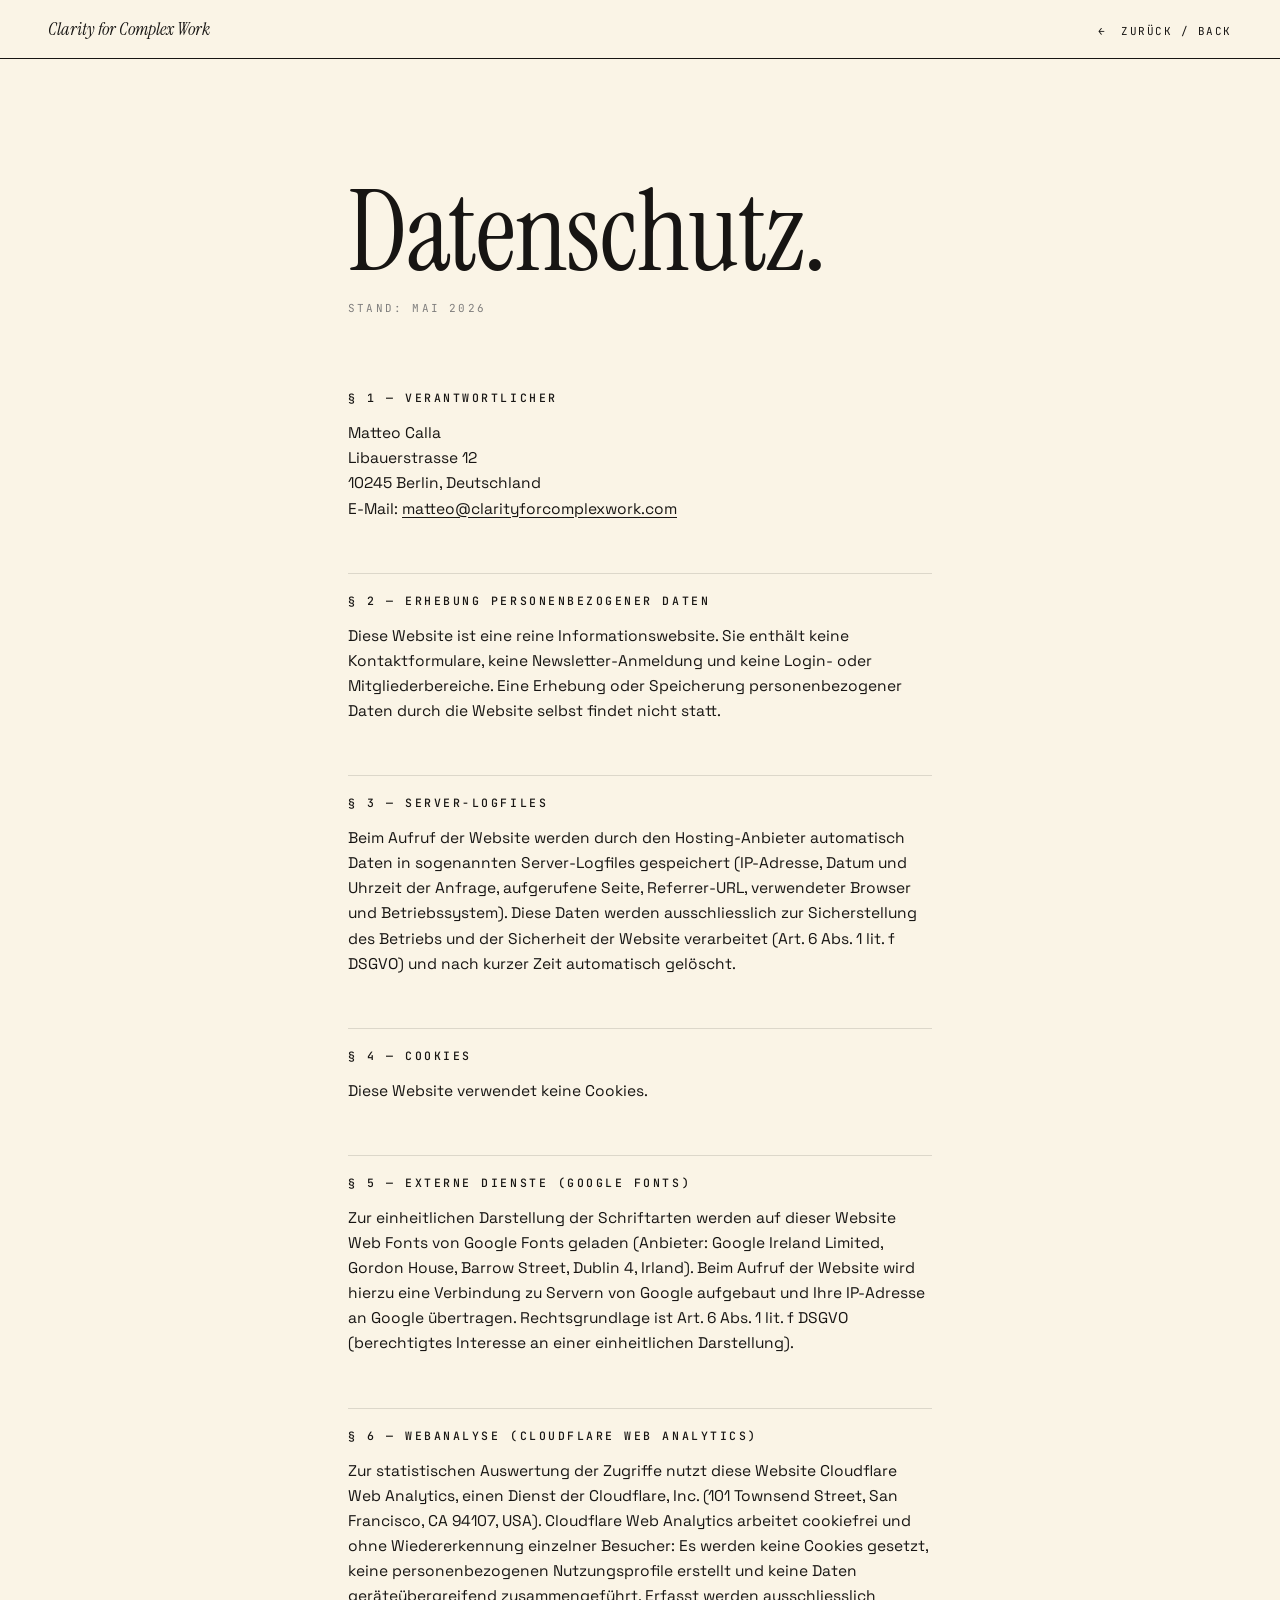
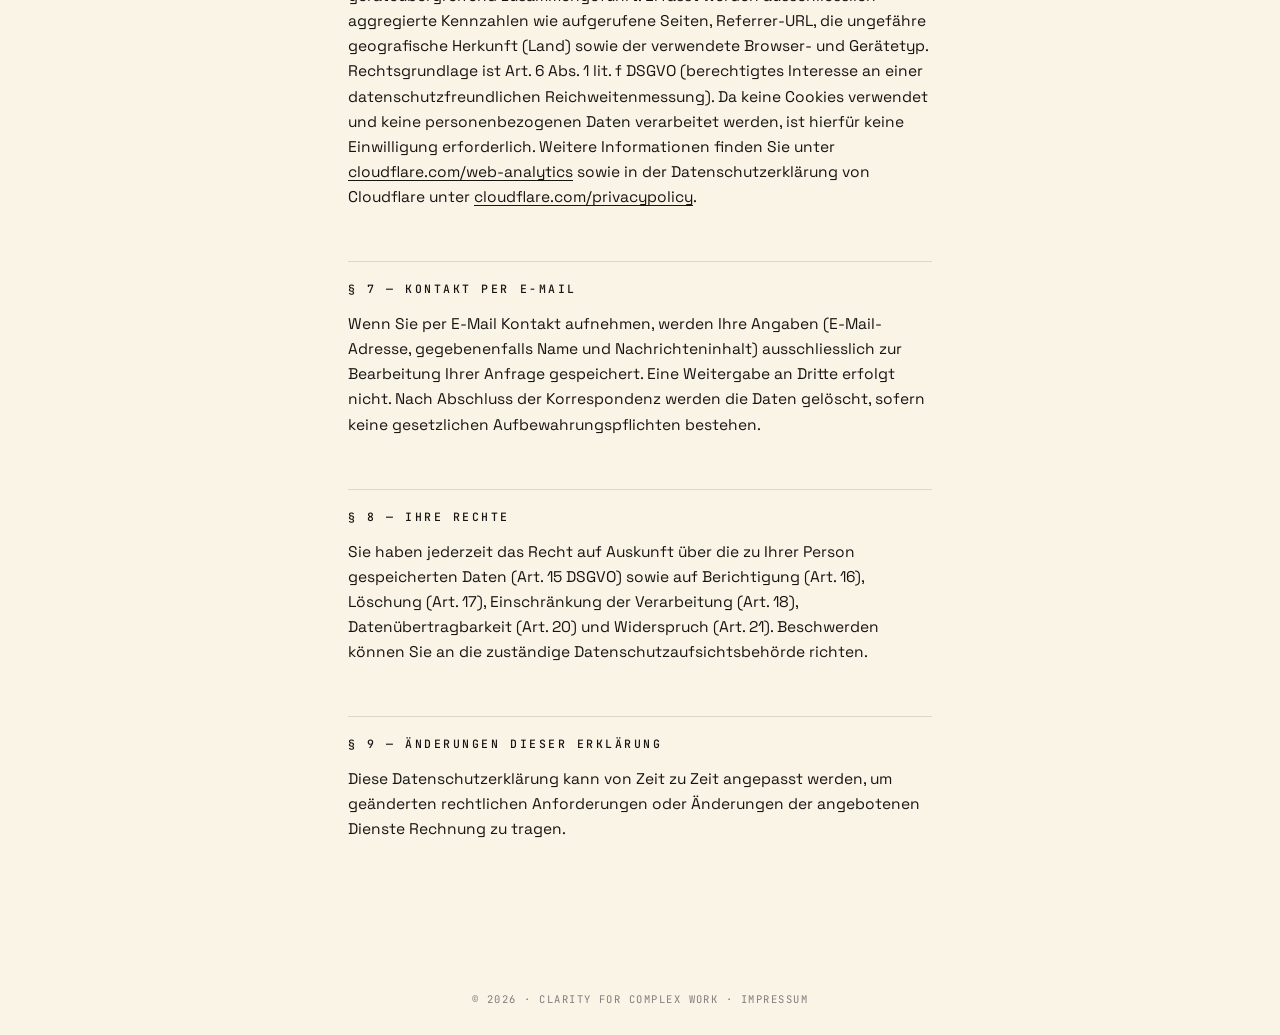
<file: datenschutz.html>
<!doctype html>
<html lang="de">
<head>
  <meta charset="utf-8" />
  <meta name="viewport" content="width=device-width, initial-scale=1" />
  <link rel="icon" type="image/svg+xml" href="favicon.svg" />
  <link rel="apple-touch-icon" href="apple-touch-icon.svg" />
  <title>Datenschutz · Clarity for Complex Work</title>
  <meta name="description" content="Datenschutzerklärung · Privacy policy for Clarity for Complex Work, Berlin." />

  <!-- Open Graph / social share -->
  <meta property="og:type" content="website" />
  <meta property="og:site_name" content="Clarity for Complex Work" />
  <meta property="og:title" content="Datenschutz · Clarity for Complex Work" />
  <meta property="og:description" content="Datenschutzerklärung · Privacy policy for Clarity for Complex Work, Berlin." />
  <meta property="og:url" content="https://clarityforcomplexwork.com/datenschutz.html" />
  <meta property="og:image" content="https://clarityforcomplexwork.com/og-image.png" />
  <meta property="og:image:width" content="1200" />
  <meta property="og:image:height" content="630" />
  <meta name="twitter:card" content="summary_large_image" />
  <meta name="twitter:title" content="Datenschutz · Clarity for Complex Work" />
  <meta name="twitter:description" content="Datenschutzerklärung · Privacy policy for Clarity for Complex Work, Berlin." />
  <meta name="twitter:image" content="https://clarityforcomplexwork.com/og-image.png" />
  <link rel="preconnect" href="https://fonts.googleapis.com" />
  <link rel="preconnect" href="https://fonts.gstatic.com" crossorigin />
  <link
    href="https://fonts.googleapis.com/css2?family=Old+Standard+TT:ital,wght@0,400;0,700;1,400&family=EB+Garamond:ital,wght@0,400;0,500;1,400&family=Instrument+Serif:ital@0;1&family=Playfair+Display:ital,wght@0,400;0,500;1,400&family=Space+Grotesk:wght@400;500;700&family=JetBrains+Mono:wght@400;500&display=swap"
    rel="stylesheet"
  />
  <link rel="stylesheet" href="styles.css" />
  <style>
    /* Datenschutz page — minimal subpage that reuses the site palette
       and font stack, like Impressum.html. Body is set in Space Grotesk
       (rather than mono uppercase) since the page has substantially
       more text than the Impressum and needs to be readable. */
    body {
      background: var(--paper);
      color: var(--ink);
      margin: 0;
      font-family: var(--serif);
    }
    .dat-nav {
      padding: 16px clamp(20px, 4vw, 48px) 14px;
      border-bottom: 1px solid var(--ink);
      font-family: var(--mono);
      font-size: 11px;
      letter-spacing: 0.14em;
      text-transform: uppercase;
      display: flex;
      justify-content: space-between;
      align-items: baseline;
      flex-wrap: wrap;
      gap: 12px 24px;
    }
    .dat-brand {
      font-family: 'Instrument Serif', Georgia, serif;
      font-style: italic;
      font-size: 18px;
      letter-spacing: 0;
      text-transform: none;
      color: var(--ink);
      text-decoration: none;
    }
    .dat-brand em { font-style: italic; }
    .dat-back {
      color: var(--ink);
      text-decoration: none;
    }
    .dat-back:hover { text-decoration: underline; }
    .dat-back .arr { display: inline-block; margin-right: 6px; }

    main.dat-main {
      max-width: 680px;
      margin: 0 auto;
      padding: clamp(72px, 10vw, 120px) clamp(20px, 4vw, 48px);
      box-sizing: border-box;
    }
    .dat-title {
      font-family: 'Instrument Serif', Georgia, serif;
      font-size: clamp(56px, 9vw, 112px);
      font-weight: 400;
      letter-spacing: -0.012em;
      margin: 0 0 14px;
      line-height: 0.96;
      color: var(--ink);
    }
    .dat-stamp {
      font-family: var(--mono);
      font-size: 11px;
      letter-spacing: 0.2em;
      text-transform: uppercase;
      color: var(--margin);
      margin: 0 0 clamp(48px, 7vw, 72px);
    }
    .dat-section-head {
      font-family: var(--mono);
      font-size: 11.5px;
      letter-spacing: 0.22em;
      text-transform: uppercase;
      color: var(--ink);
      font-weight: 500;
      margin: clamp(36px, 4vw, 56px) 0 14px;
      padding-top: 18px;
      border-top: 1px solid var(--rule);
    }
    .dat-section-head:first-of-type {
      margin-top: 0;
      padding-top: 0;
      border-top: 0;
    }
    .dat-body {
      font-family: var(--serif);
      font-size: 15.5px;
      line-height: 1.62;
      color: var(--ink);
      text-wrap: pretty;
      margin: 0;
    }
    .dat-body p { margin: 0 0 1em; }
    .dat-body p:last-child { margin: 0; }
    .dat-body a {
      color: var(--ink);
      text-decoration: underline;
      text-underline-offset: 3px;
    }
    .dat-body a:hover { color: var(--accent); }

    .dat-foot {
      padding: 28px clamp(20px, 4vw, 48px);
      font-family: var(--mono);
      font-size: 10.5px;
      letter-spacing: 0.14em;
      text-transform: uppercase;
      color: var(--margin);
      text-align: center;
    }
    .dat-foot a {
      color: var(--margin);
      text-decoration: none;
    }
    .dat-foot a:hover { color: var(--ink); }
  </style>
</head>
<body>
  <nav class="dat-nav">
    <a class="dat-brand" href="index.html">Clarity <em>for</em> Complex Work</a>
    <a class="dat-back" href="index.html">
      <span class="arr">←</span> Zurück / Back
    </a>
  </nav>

  <main class="dat-main">
    <h1 class="dat-title">Datenschutz.</h1>
    <p class="dat-stamp">Stand: Mai 2026</p>

    <h2 class="dat-section-head">§ 1 — Verantwortlicher</h2>
    <div class="dat-body">
      <p>
        Matteo Calla<br/>
        Libauerstrasse 12<br/>
        10245 Berlin, Deutschland<br/>
        E-Mail: <a href="mailto:matteo@clarityforcomplexwork.com">matteo@clarityforcomplexwork.com</a>
      </p>
    </div>

    <h2 class="dat-section-head">§ 2 — Erhebung personenbezogener Daten</h2>
    <div class="dat-body">
      <p>Diese Website ist eine reine Informationswebsite. Sie enthält keine Kontaktformulare, keine Newsletter-Anmeldung und keine Login- oder Mitgliederbereiche. Eine Erhebung oder Speicherung personenbezogener Daten durch die Website selbst findet nicht statt.</p>
    </div>

    <h2 class="dat-section-head">§ 3 — Server-Logfiles</h2>
    <div class="dat-body">
      <p>Beim Aufruf der Website werden durch den Hosting-Anbieter automatisch Daten in sogenannten Server-Logfiles gespeichert (IP-Adresse, Datum und Uhrzeit der Anfrage, aufgerufene Seite, Referrer-URL, verwendeter Browser und Betriebssystem). Diese Daten werden ausschliesslich zur Sicherstellung des Betriebs und der Sicherheit der Website verarbeitet (Art. 6 Abs. 1 lit. f DSGVO) und nach kurzer Zeit automatisch gelöscht.</p>
    </div>

    <h2 class="dat-section-head">§ 4 — Cookies</h2>
    <div class="dat-body">
      <p>Diese Website verwendet keine Cookies.</p>
    </div>

    <h2 class="dat-section-head">§ 5 — Externe Dienste (Google Fonts)</h2>
    <div class="dat-body">
      <p>Zur einheitlichen Darstellung der Schriftarten werden auf dieser Website Web Fonts von Google Fonts geladen (Anbieter: Google Ireland Limited, Gordon House, Barrow Street, Dublin 4, Irland). Beim Aufruf der Website wird hierzu eine Verbindung zu Servern von Google aufgebaut und Ihre IP-Adresse an Google übertragen. Rechtsgrundlage ist Art. 6 Abs. 1 lit. f DSGVO (berechtigtes Interesse an einer einheitlichen Darstellung).</p>
    </div>

    <h2 class="dat-section-head">§ 6 — Webanalyse (Cloudflare Web Analytics)</h2>
    <div class="dat-body">
      <p>Zur statistischen Auswertung der Zugriffe nutzt diese Website Cloudflare Web Analytics, einen Dienst der Cloudflare, Inc. (101 Townsend Street, San Francisco, CA 94107, USA). Cloudflare Web Analytics arbeitet cookiefrei und ohne Wiedererkennung einzelner Besucher: Es werden keine Cookies gesetzt, keine personenbezogenen Nutzungsprofile erstellt und keine Daten geräteübergreifend zusammengeführt. Erfasst werden ausschliesslich aggregierte Kennzahlen wie aufgerufene Seiten, Referrer-URL, die ungefähre geografische Herkunft (Land) sowie der verwendete Browser- und Gerätetyp. Rechtsgrundlage ist Art. 6 Abs. 1 lit. f DSGVO (berechtigtes Interesse an einer datenschutzfreundlichen Reichweitenmessung). Da keine Cookies verwendet und keine personenbezogenen Daten verarbeitet werden, ist hierfür keine Einwilligung erforderlich. Weitere Informationen finden Sie unter <a href="https://www.cloudflare.com/web-analytics/">cloudflare.com/web-analytics</a> sowie in der Datenschutzerklärung von Cloudflare unter <a href="https://www.cloudflare.com/privacypolicy/">cloudflare.com/privacypolicy</a>.</p>
    </div>

    <h2 class="dat-section-head">§ 7 — Kontakt per E-Mail</h2>
    <div class="dat-body">
      <p>Wenn Sie per E-Mail Kontakt aufnehmen, werden Ihre Angaben (E-Mail-Adresse, gegebenenfalls Name und Nachrichteninhalt) ausschliesslich zur Bearbeitung Ihrer Anfrage gespeichert. Eine Weitergabe an Dritte erfolgt nicht. Nach Abschluss der Korrespondenz werden die Daten gelöscht, sofern keine gesetzlichen Aufbewahrungspflichten bestehen.</p>
    </div>

    <h2 class="dat-section-head">§ 8 — Ihre Rechte</h2>
    <div class="dat-body">
      <p>Sie haben jederzeit das Recht auf Auskunft über die zu Ihrer Person gespeicherten Daten (Art. 15 DSGVO) sowie auf Berichtigung (Art. 16), Löschung (Art. 17), Einschränkung der Verarbeitung (Art. 18), Datenübertragbarkeit (Art. 20) und Widerspruch (Art. 21). Beschwerden können Sie an die zuständige Datenschutzaufsichtsbehörde richten.</p>
    </div>

    <h2 class="dat-section-head">§ 9 — Änderungen dieser Erklärung</h2>
    <div class="dat-body">
      <p>Diese Datenschutzerklärung kann von Zeit zu Zeit angepasst werden, um geänderten rechtlichen Anforderungen oder Änderungen der angebotenen Dienste Rechnung zu tragen.</p>
    </div>
  </main>

  <footer class="dat-foot">
    © 2026 · Clarity for Complex Work · <a href="impressum.html">Impressum</a>
  </footer>
  <!-- Cloudflare Web Analytics -->
  <script defer src='https://static.cloudflareinsights.com/beacon.min.js' data-cf-beacon='{"token": "dcd0d2cc7058401081019d607f569e5e"}'></script>
  <!-- End Cloudflare Web Analytics -->
</body>
</html>
</file>
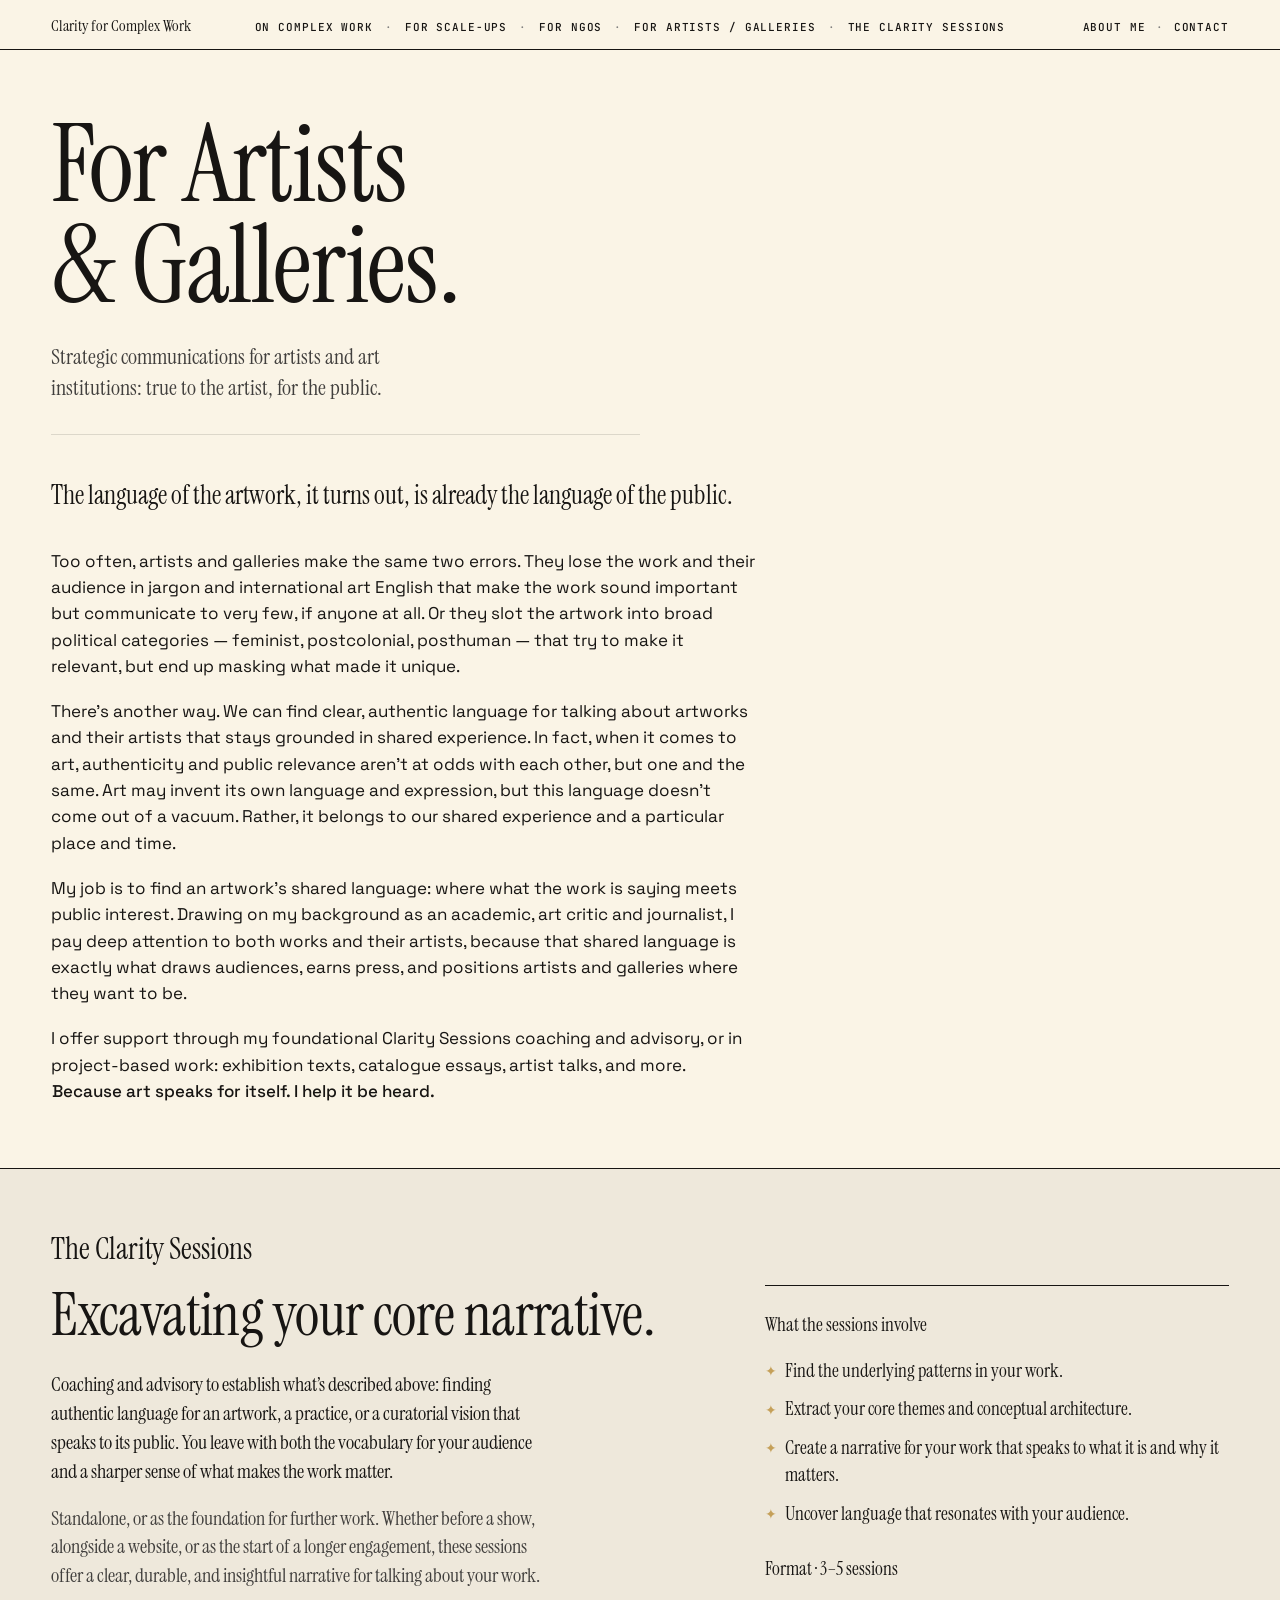
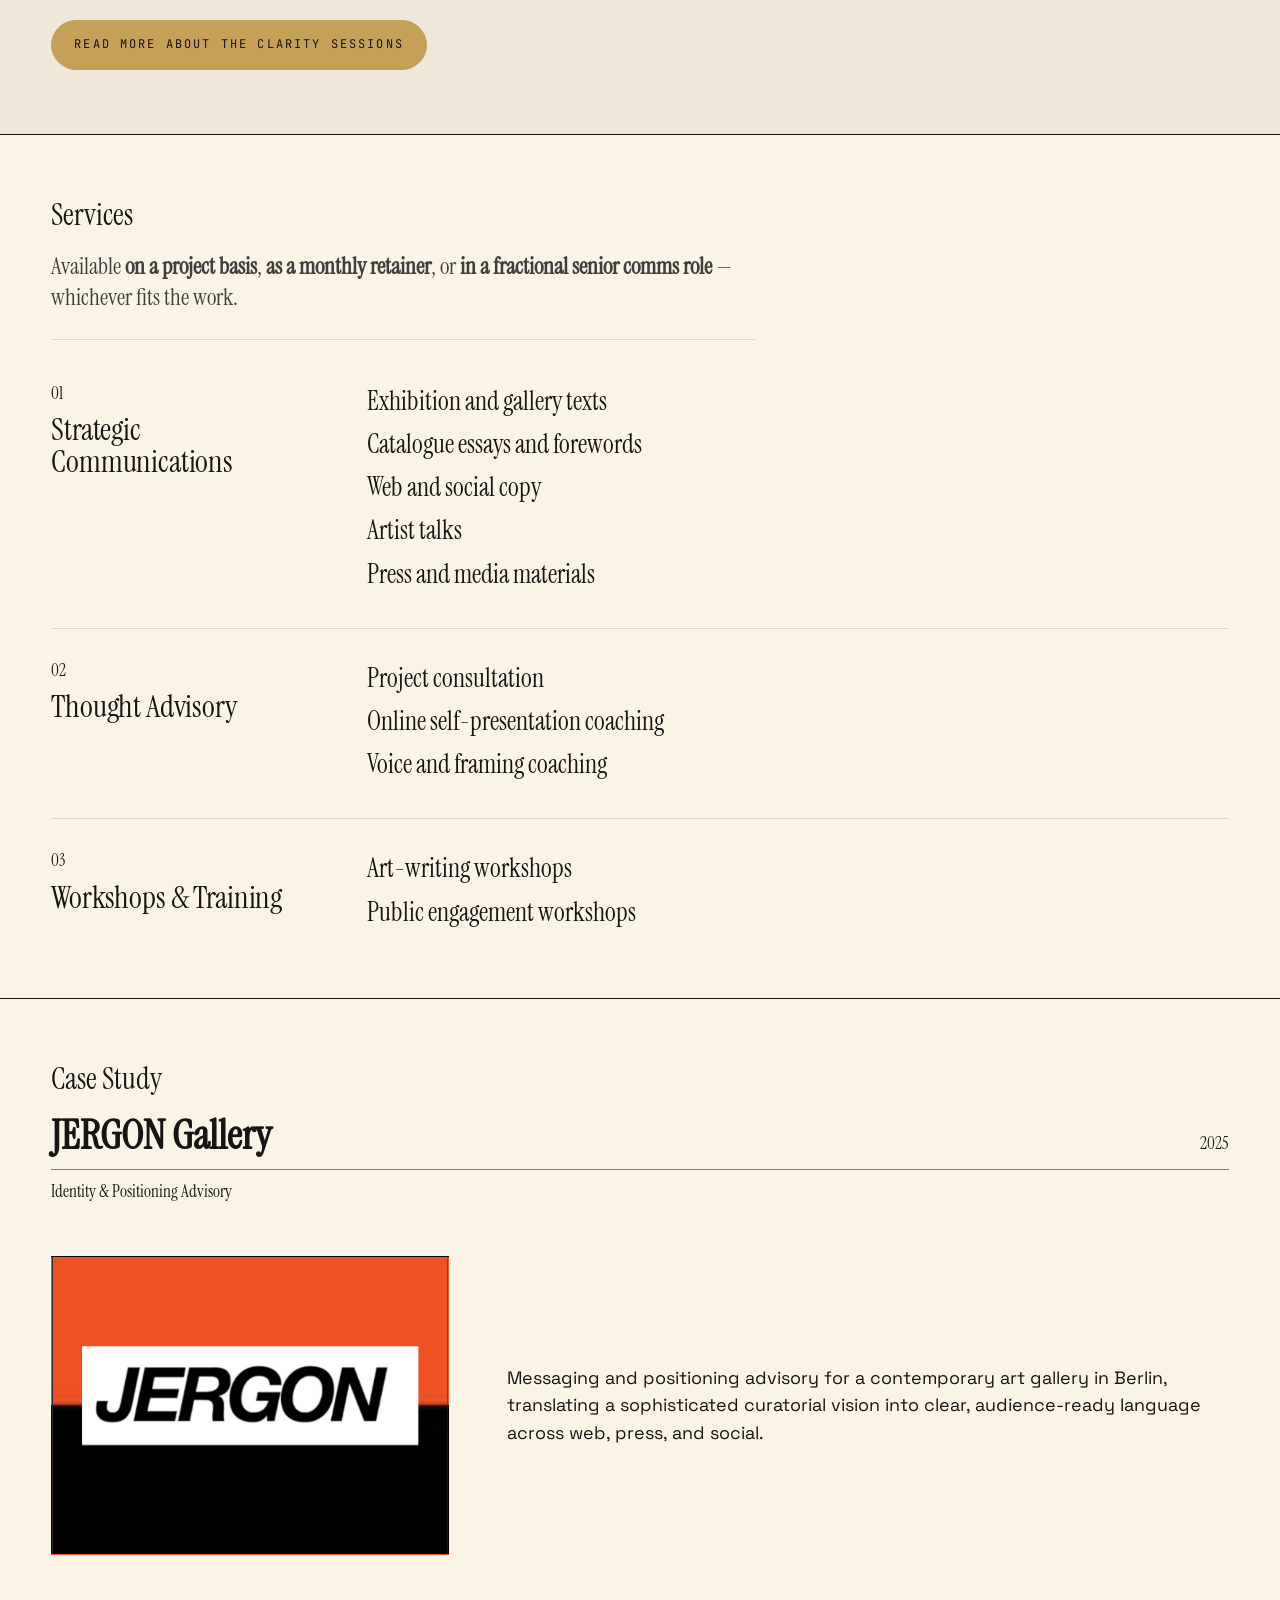
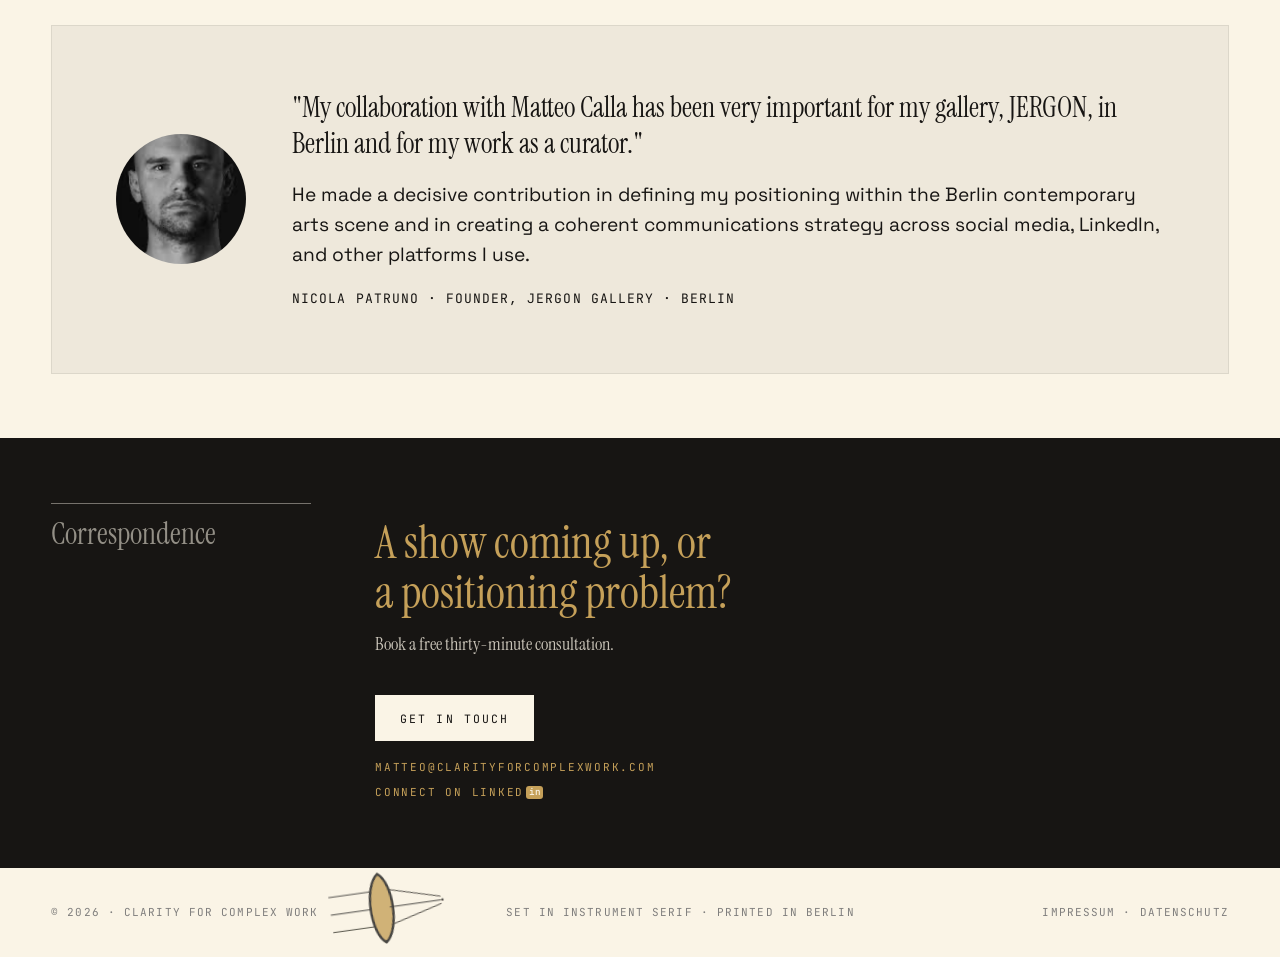
<file: for-artists.html>
<!doctype html>
<html lang="en">
<head>
  <meta charset="utf-8" />
  <meta name="viewport" content="width=device-width, initial-scale=1" />
  <link rel="icon" type="image/svg+xml" href="favicon.svg" />
  <link rel="apple-touch-icon" href="apple-touch-icon.svg" />
  <title>For Artists &amp; Galleries · Clarity for Complex Work</title>
  <meta name="description" content="Language for artists and art institutions that resonates with the work and its audience. Messaging, positioning, exhibition texts, interviews, artist talks, and more." />

  <!-- Open Graph / social share -->
  <meta property="og:type" content="website" />
  <meta property="og:site_name" content="Clarity for Complex Work" />
  <meta property="og:title" content="For Artists & Galleries · Clarity for Complex Work" />
  <meta property="og:description" content="Language for artists and art institutions that resonates with the work and its audience. Messaging, positioning, exhibition texts, interviews, artist talks, and more." />
  <meta property="og:url" content="https://clarityforcomplexwork.com/for-artists.html" />
  <meta property="og:image" content="https://clarityforcomplexwork.com/og-image.png" />
  <meta property="og:image:width" content="1200" />
  <meta property="og:image:height" content="630" />
  <meta name="twitter:card" content="summary_large_image" />
  <meta name="twitter:title" content="For Artists & Galleries · Clarity for Complex Work" />
  <meta name="twitter:description" content="Language for artists and art institutions that resonates with the work and its audience. Messaging, positioning, exhibition texts, interviews, artist talks, and more." />
  <meta name="twitter:image" content="https://clarityforcomplexwork.com/og-image.png" />
  <link rel="preconnect" href="https://fonts.googleapis.com" />
  <link rel="preconnect" href="https://fonts.gstatic.com" crossorigin />
  <link
    href="https://fonts.googleapis.com/css2?family=Old+Standard+TT:ital,wght@0,400;0,700;1,400&family=EB+Garamond:ital,wght@0,400;0,500;1,400&family=Instrument+Serif:ital@0;1&family=Playfair+Display:ital,wght@0,400;0,500;1,400&family=Space+Grotesk:wght@400;500;700&family=JetBrains+Mono:wght@400;500&display=swap"
    rel="stylesheet"
  />
  <link rel="stylesheet" href="styles.css" />
</head>
<body class="subpage">

  <nav class="nav">
    <div class="container nav-inner">
      <a class="nav-mark" href="index.html">Clarity <em>for</em> Complex Work</a>
      <button class="nav-toggle" type="button" aria-label="Toggle menu" aria-expanded="false"><span class="nav-toggle-menu">Menu</span><span class="nav-toggle-x">Close</span></button>
      <div class="nav-links">
        <a href="on-complex-work.html">On Complex Work</a>
        <a href="for-scale-ups.html">For Scale-Ups</a>
        <a href="for-ngos.html">For NGOs</a>
        <a href="for-artists.html" class="is-current">For Artists / Galleries</a>
        <a href="clarity-sessions.html">The Clarity Sessions</a>
      </div>
      <div class="nav-personal">
        <a href="about.html">About Me</a>
        <a class="nav-contact" href="mailto:matteo@clarityforcomplexwork.com">Contact</a>
      </div>
    </div>
  </nav>

  <header class="sp-hero">
    <div class="container">
      <div class="sp-hero-text">
        <h1 class="sp-title">For <em>Artists</em><br/>&amp; Galleries.</h1>
        <p class="sp-standfirst">Strategic communications for artists and art institutions: true to the artist, for the public.</p>
      </div>
    </div>
  </header>

  <section class="sp-section">
    <div class="container">
      <div class="sp-prose">
        <p class="sp-prose-lede"><span>The language of the artwork, it turns out, is already the language of the public.</span></p>
        <p>Too often, artists and galleries make the same two errors. They lose the work and their audience in jargon and international art English that make the work sound important but communicate to very few, if anyone at all. Or they slot the artwork into broad political categories &mdash; feminist, postcolonial, posthuman &mdash; that try to make it relevant, but end up masking what made it unique.</p>
        <p>There&rsquo;s another way. We can find clear, authentic language for talking about artworks and their artists that stays grounded in shared experience. In fact, when it comes to art, authenticity and public relevance aren&rsquo;t at odds with each other, but one and the same. Art may invent its own language and expression, but this language doesn&rsquo;t come out of a vacuum. Rather, it belongs to our shared experience and a particular place and time.</p>
        <p>My job is to find an artwork&rsquo;s shared language: where what the work is saying meets public interest. Drawing on my background as an academic, art critic and journalist, I pay deep attention to both works and their artists, because that shared language is exactly what draws audiences, earns press, and positions artists and galleries where they want to be.</p>
        <p>I offer support through my foundational Clarity Sessions coaching and advisory, or in project-based work: exhibition texts, catalogue essays, artist talks, and more. <span class="sp-prose-coda">Because art speaks for itself. I help it be heard.</span></p>
      </div>
    </div>
  </section>

  <!-- THE CLARITY SESSIONS. Flagship teaser inserted between
       Approach and the general Services list. Paper-2 insert framed
       by ink rules — reads as an editorial pull-out, not a banner. -->
  <section class="sp-section sp-flagship">
    <div class="container">
      <p class="sp-section-eyebrow sp-flagship-eyebrow">The Clarity Sessions</p>
      <div class="sp-flagship-grid">
        <div class="sp-flagship-text">
          <h2 class="sp-flagship-title">Excavating your <em>core narrative.</em></h2>
          <p class="sp-flagship-pitch">Coaching and advisory to establish what&rsquo;s described above: finding authentic language for an artwork, a practice, or a curatorial vision that speaks to its public. You leave with both the vocabulary for your audience and a sharper sense of what makes the work matter.</p>
          <p class="sp-flagship-pitch sp-flagship-pitch--muted">Standalone, or as the foundation for further work. Whether before a show, alongside a website, or as the start of a longer engagement, these sessions offer a clear, durable, and insightful narrative for talking about your work.</p>
          <a class="sp-flagship-cta" href="clarity-sessions.html">
            <span>Read more about The Clarity Sessions</span>
           
          </a>
        </div>
        <aside class="sp-flagship-aside">
          <p class="sp-flagship-aside-label">What the sessions involve</p>
          <ul>
            <li>Find the underlying patterns in your work.</li>
            <li>Extract your core themes and conceptual architecture.</li>
            <li>Create a narrative for your work that speaks to what it is and why it matters.</li>
            <li>Uncover language that resonates with your audience.</li>
          </ul>
          <p class="sp-flagship-format">Format · <span>3–5 sessions</span></p>
        </aside>
      </div>
    </div>
  </section>

  <section class="sp-section">
    <div class="container">
      <p class="sp-section-eyebrow">Services</p>
      <p class="sp-section-subtitle">Available <b>on a project basis</b>, <b>as a monthly retainer</b>, or <b>in a fractional senior comms role</b> — whichever fits the work.</p>
      <div class="sp-svc-stack">
        <div class="sp-svc-block">
          <div class="sp-svc-label">
            <span class="sp-svc-num">01</span>
            <span class="sp-svc-name">Strategic Communications</span>
          </div>
          <ul class="sp-svc-list">
            <li>Exhibition and gallery texts</li>
            <li>Catalogue essays and forewords</li>
            <li>Web and social copy</li>
            <li>Artist talks</li>
            <li>Press and media materials</li>
          </ul>
        </div>
        <div class="sp-svc-block">
          <div class="sp-svc-label">
            <span class="sp-svc-num">02</span>
            <span class="sp-svc-name">Thought Advisory</span>
          </div>
          <ul class="sp-svc-list">
            <li>Project consultation</li>
            <li>Online self-presentation coaching</li>
            <li>Voice and framing coaching</li>
          </ul>
        </div>
        <div class="sp-svc-block">
          <div class="sp-svc-label">
            <span class="sp-svc-num">03</span>
            <span class="sp-svc-name">Workshops &amp; Training</span>
          </div>
          <ul class="sp-svc-list">
            <li>Art-writing workshops</li>
            <li>Public engagement workshops</li>
          </ul>
        </div>
      </div>
    </div>
  </section>

  <section class="sp-section">
    <div class="container">
      <p class="sp-section-eyebrow">Case Study</p>
      <div class="sp-case">
        <div class="sp-case-head">
          <h3 class="sp-case-client">JERGON Gallery</h3>
          <span class="sp-case-year">2025</span>
        </div>
        <p class="sp-case-deliv">Identity &amp; Positioning Advisory</p>
        <div class="sp-case-body">
          <div class="sp-case-figure sp-case-figure--bleed" style="background:linear-gradient(to bottom, #EE5123 0%, #EE5123 50%, #020003 50%, #020003 100%);border-color:transparent">
            <img src="images/clients/jergon.png" alt="JERGON Gallery logo" />
          </div>
          <div class="sp-case-desc">
            <p>Messaging and positioning advisory for a contemporary art gallery in Berlin, translating a sophisticated curatorial vision into clear, audience-ready language across web, press, and social.</p>
          </div>
        </div>
        <figure class="sp-case-quote">
          <div class="sp-case-avatar"><img src="images/testimonials/nicola-patruno.png" alt="Nicola Patruno, Founder of JERGON Gallery" /></div>
          <blockquote>
            <p>"My collaboration with Matteo Calla has been very important for my gallery, JERGON, in Berlin and for my work as a curator."</p>
            <p class="sp-case-quote-body">He made a decisive contribution in defining my positioning within the Berlin contemporary arts scene and in creating a coherent communications strategy across social media, LinkedIn, and other platforms I use.</p>
            <cite>Nicola Patruno · Founder, JERGON Gallery · Berlin</cite>
          </blockquote>
        </figure>
      </div>
    </div>
  </section>

  <section class="sp-cta">
    <div class="container sp-cta-grid">
      <p class="sp-cta-eyebrow">Correspondence</p>
      <div class="sp-cta-body">
        <p class="sp-cta-line">A <em>show</em> coming up, or a positioning problem?</p>
        <p class="sp-cta-sub">Book a free thirty-minute consultation.</p>
        <a class="sp-cta-btn" href="mailto:matteo@clarityforcomplexwork.com?subject=Gallery%20engagement%20%E2%80%94%20let%27s%20talk">Get in touch</a>
        <p class="sp-cta-email">matteo@clarityforcomplexwork.com</p>
        <a class="cta-li" href="https://www.linkedin.com/in/matteocalla/" target="_blank" rel="noopener">Connect on Linked<span class="li-mark">in</span></a>
      </div>
    </div>
  </section>

  <footer class="foot">
      <div class="marginalia marginalia-foot-lens foot-lens-static" aria-hidden="true">
        <svg viewBox="0 0 280 180" style="display:block;width:100%;height:auto;overflow:visible" aria-hidden="true">
          <defs>
            <filter id="rough-foot-lens" x="-15%" y="-15%" width="130%" height="130%">
              <feTurbulence type="fractalNoise" baseFrequency="0.035" numOctaves="2" seed="23"></feTurbulence>
              <feDisplacementMap in="SourceGraphic" scale="0.9"></feDisplacementMap>
            </filter>
          </defs>
          <g filter="url(#rough-foot-lens)" stroke-linecap="round" stroke-linejoin="round">
            <path d="M 10,52 L 102,52" stroke="var(--ill-ink)" stroke-width="2" fill="none"></path>
            <path d="M 10,90 L 102,90" stroke="var(--ill-ink)" stroke-width="2" fill="none"></path>
            <path d="M 10,128 L 102,128" stroke="var(--ill-ink)" stroke-width="2" fill="none"></path>
            <path d="M 120,16 C 152,40 152,140 120,164 C 88,140 88,40 120,16 Z" fill="var(--ill-fill)" stroke="var(--ill-ink)" stroke-width="5.5"></path>
            <path d="M 138,52 L 248,82" stroke="var(--ill-ink)" stroke-width="2" fill="none"></path>
            <path d="M 138,90 L 248,90" stroke="var(--ill-ink)" stroke-width="2" fill="none"></path>
            <path d="M 138,128 L 248,98" stroke="var(--ill-ink)" stroke-width="2" fill="none"></path>
            <circle cx="252" cy="90" r="2.5" fill="var(--ill-ink)"></circle>
          </g>
        </svg>
      </div>
    <div class="container foot-inner">
      <span>© 2026 · Clarity for Complex Work</span>
      <span>Set in Instrument Serif · Printed in Berlin</span>
      <span><a href="impressum.html">Impressum</a> · <a href="datenschutz.html">Datenschutz</a></span>
    </div>
  </footer>
  <script src="nav-menu.js"></script>
  <!-- Cloudflare Web Analytics -->
  <script defer src='https://static.cloudflareinsights.com/beacon.min.js' data-cf-beacon='{"token": "dcd0d2cc7058401081019d607f569e5e"}'></script>
  <!-- End Cloudflare Web Analytics -->
</body>
</html>
</file>
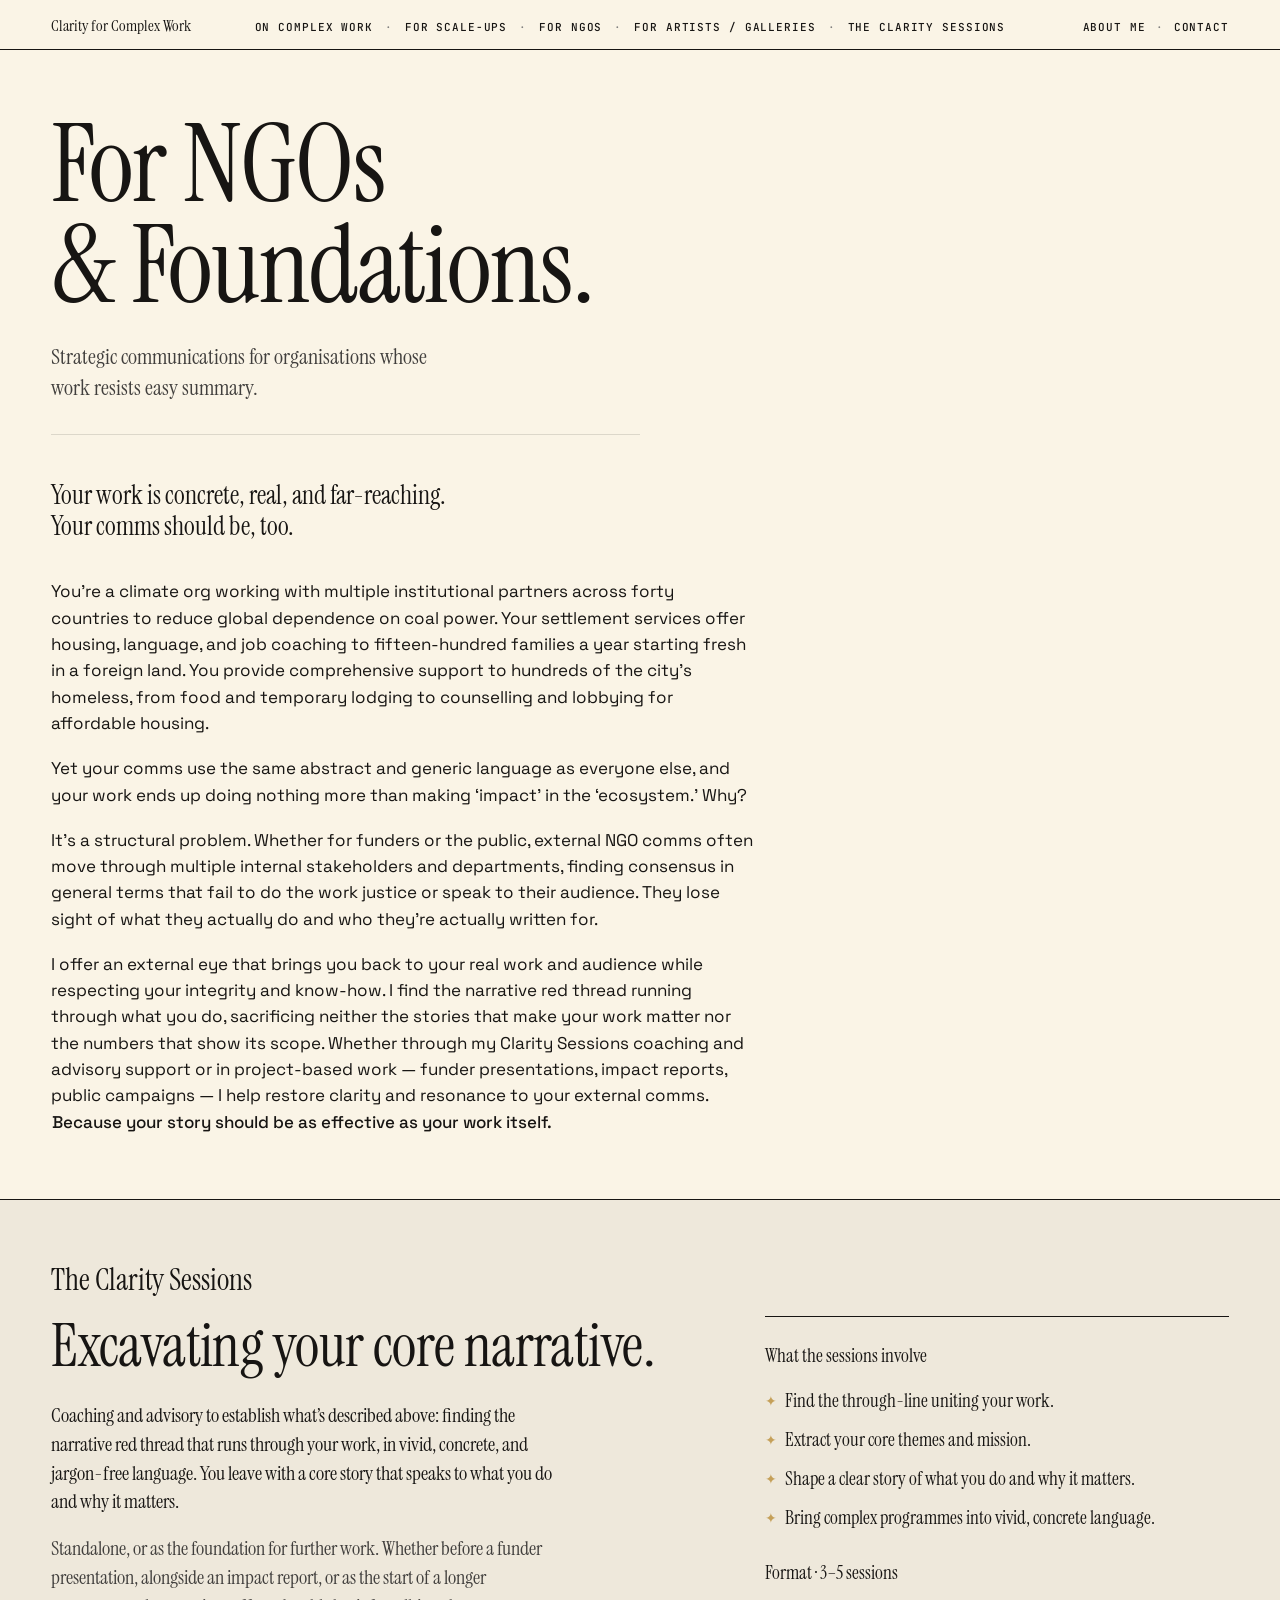
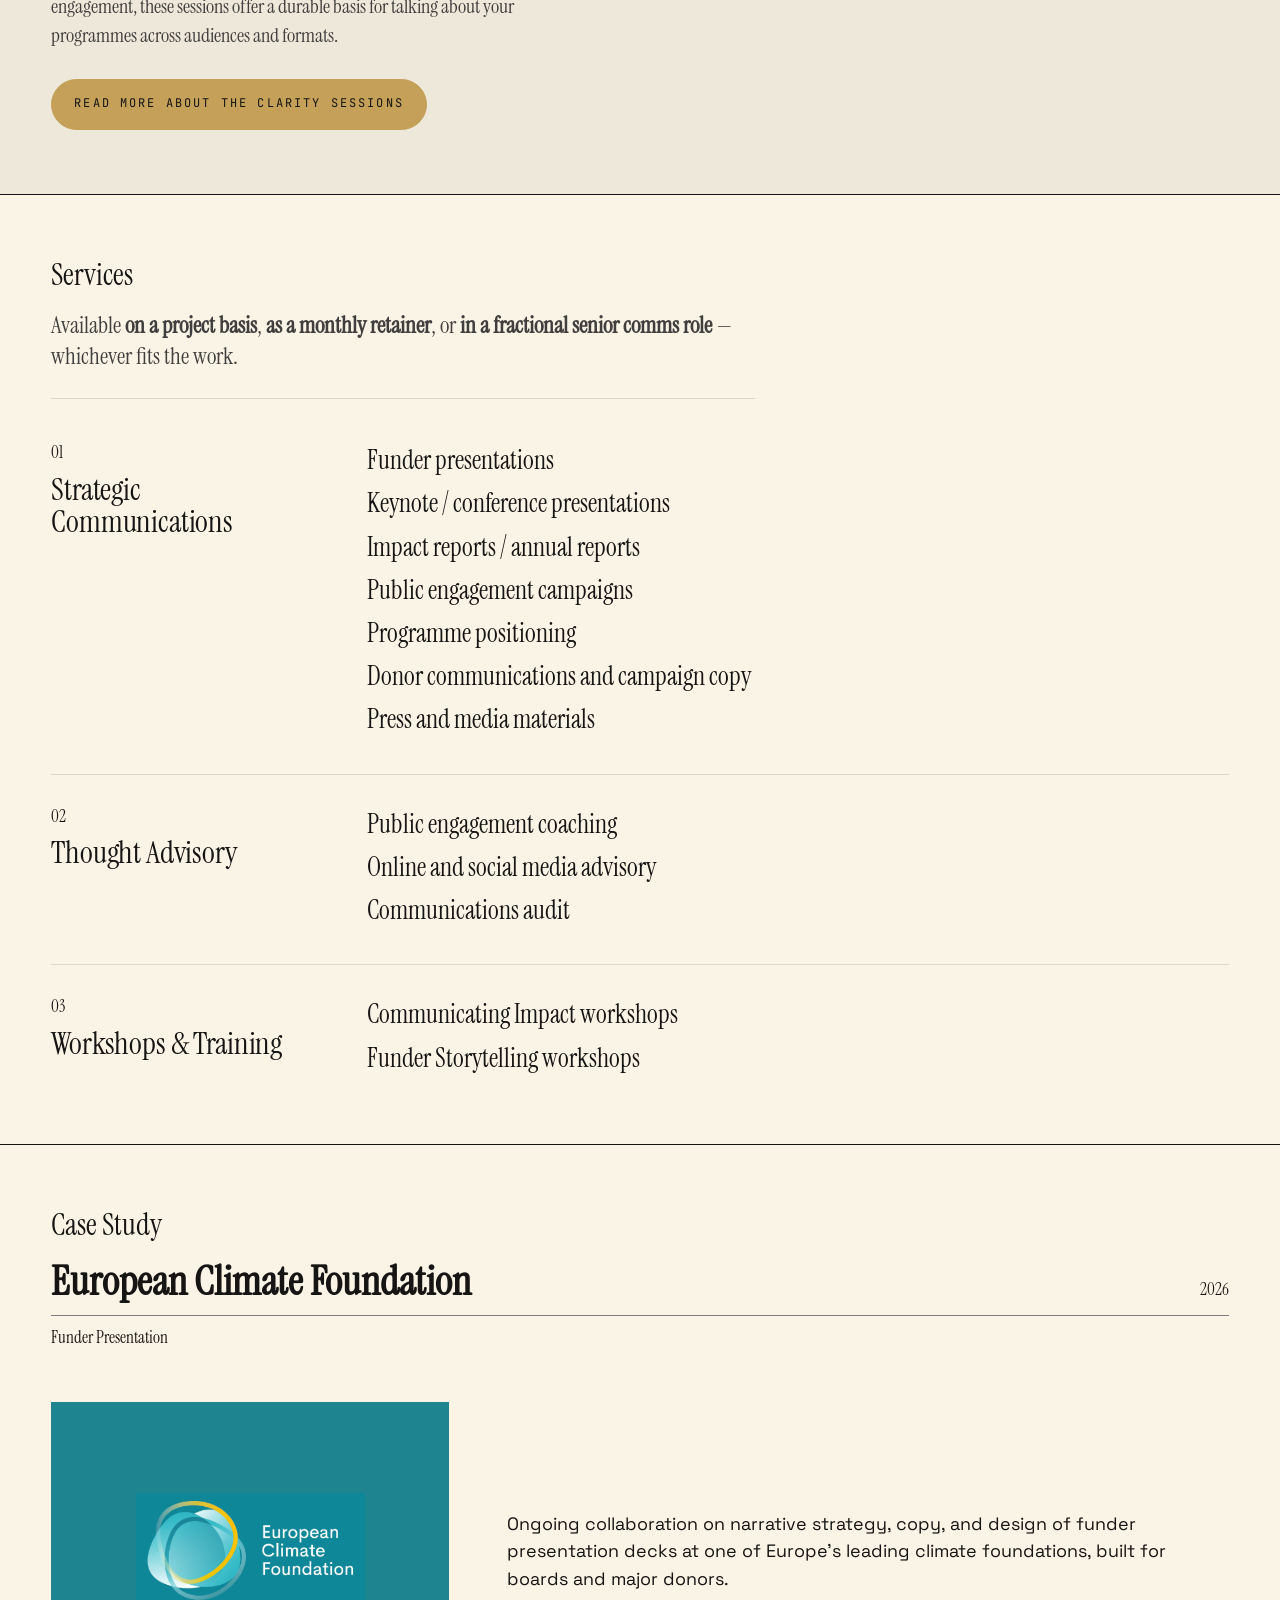
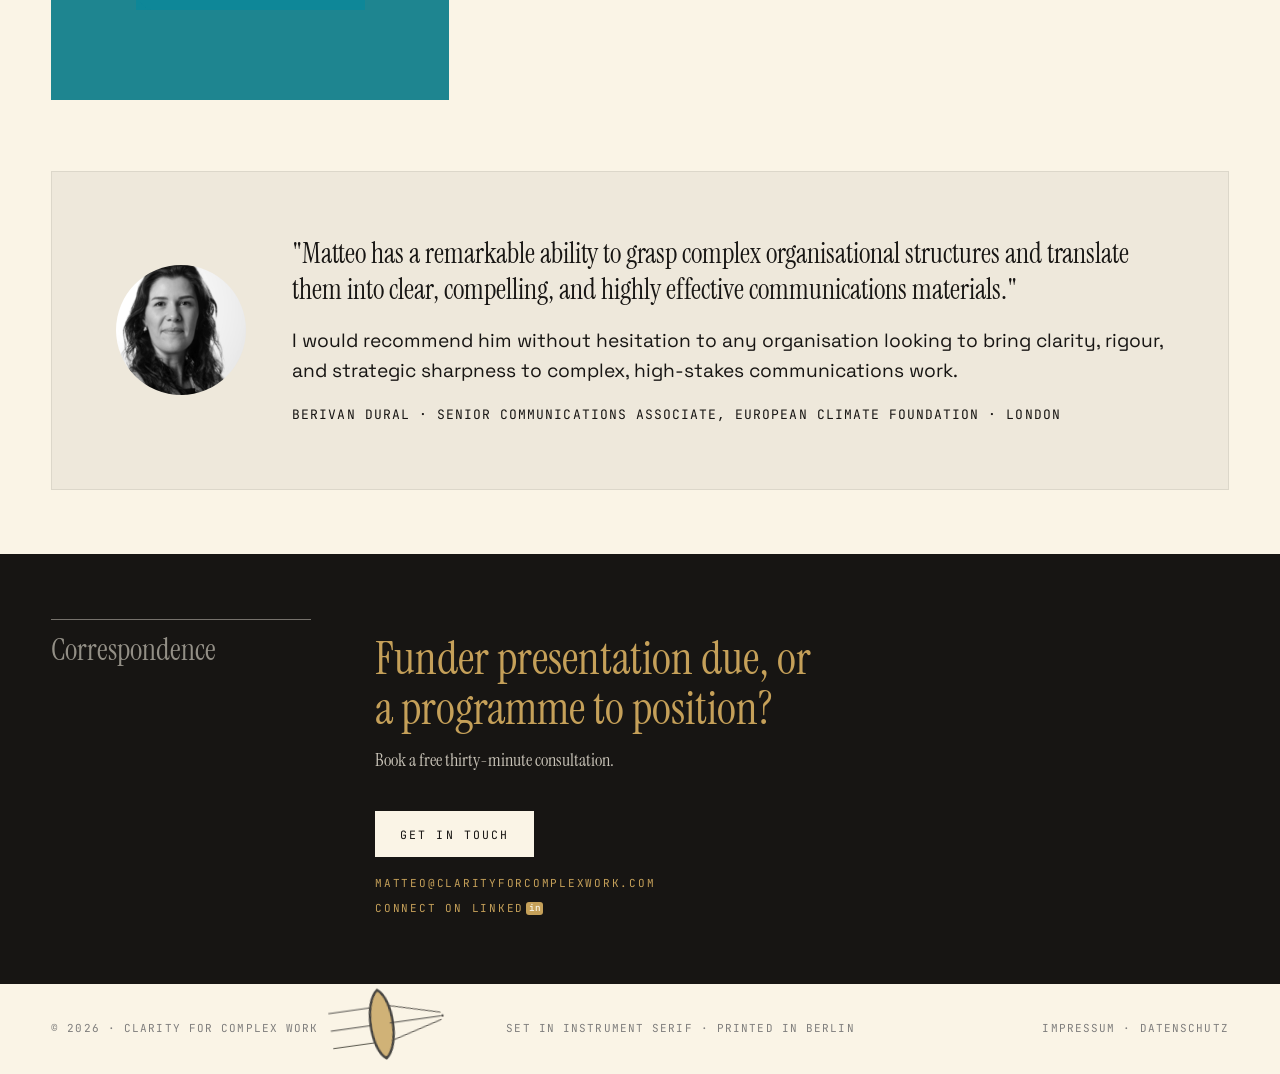
<file: for-ngos.html>
<!doctype html>
<html lang="en">
<head>
  <meta charset="utf-8" />
  <meta name="viewport" content="width=device-width, initial-scale=1" />
  <link rel="icon" type="image/svg+xml" href="favicon.svg" />
  <link rel="apple-touch-icon" href="apple-touch-icon.svg" />
  <title>For NGOs &amp; Foundations · Clarity for Complex Work</title>
  <meta name="description" content="Your work is concrete, real, and far-reaching. Your communications should be too. Strategic communications for NGOs and foundations." />

  <!-- Open Graph / social share -->
  <meta property="og:type" content="website" />
  <meta property="og:site_name" content="Clarity for Complex Work" />
  <meta property="og:title" content="For NGOs & Foundations · Clarity for Complex Work" />
  <meta property="og:description" content="Your work is concrete, real, and far-reaching. Your communications should be too. Strategic communications for NGOs and foundations." />
  <meta property="og:url" content="https://clarityforcomplexwork.com/for-ngos.html" />
  <meta property="og:image" content="https://clarityforcomplexwork.com/og-image.png" />
  <meta property="og:image:width" content="1200" />
  <meta property="og:image:height" content="630" />
  <meta name="twitter:card" content="summary_large_image" />
  <meta name="twitter:title" content="For NGOs & Foundations · Clarity for Complex Work" />
  <meta name="twitter:description" content="Your work is concrete, real, and far-reaching. Your communications should be too. Strategic communications for NGOs and foundations." />
  <meta name="twitter:image" content="https://clarityforcomplexwork.com/og-image.png" />
  <link rel="preconnect" href="https://fonts.googleapis.com" />
  <link rel="preconnect" href="https://fonts.gstatic.com" crossorigin />
  <link
    href="https://fonts.googleapis.com/css2?family=Old+Standard+TT:ital,wght@0,400;0,700;1,400&family=EB+Garamond:ital,wght@0,400;0,500;1,400&family=Instrument+Serif:ital@0;1&family=Playfair+Display:ital,wght@0,400;0,500;1,400&family=Space+Grotesk:wght@400;500;700&family=JetBrains+Mono:wght@400;500&display=swap"
    rel="stylesheet"
  />
  <link rel="stylesheet" href="styles.css" />
</head>
<body class="subpage">

  <nav class="nav">
    <div class="container nav-inner">
      <a class="nav-mark" href="index.html">Clarity <em>for</em> Complex Work</a>
      <button class="nav-toggle" type="button" aria-label="Toggle menu" aria-expanded="false"><span class="nav-toggle-menu">Menu</span><span class="nav-toggle-x">Close</span></button>
      <div class="nav-links">
        <a href="on-complex-work.html">On Complex Work</a>
        <a href="for-scale-ups.html">For Scale-Ups</a>
        <a href="for-ngos.html" class="is-current">For NGOs</a>
        <a href="for-artists.html">For Artists / Galleries</a>
        <a href="clarity-sessions.html">The Clarity Sessions</a>
      </div>
      <div class="nav-personal">
        <a href="about.html">About Me</a>
        <a class="nav-contact" href="mailto:matteo@clarityforcomplexwork.com">Contact</a>
      </div>
    </div>
  </nav>

  <!-- HERO — title + standfirst on the left, placeholder photo on the right. -->
  <header class="sp-hero">
    <div class="container">
      <div class="sp-hero-text">
        <h1 class="sp-title">For <em>NGOs</em><br/>&amp; Foundations.</h1>
        <p class="sp-standfirst">Strategic communications for organisations whose work resists easy summary.</p>
      </div>
    </div>
  </header>

  <!-- MY APPROACH. Single flowing prose block combining the
       diagnostic ("the problem") with how I work ("the approach").
       No h2 — the eyebrow alone announces the section. -->
  <section class="sp-section">
    <div class="container">
      <div class="sp-prose">
        <p class="sp-prose-lede"><span>Your work is concrete, real, and far-reaching.</span><span>Your comms should be, too.</span></p>
        <p>You’re a climate org working with multiple institutional partners across forty countries to reduce global dependence on coal power. Your settlement services offer housing, language, and job coaching to fifteen-hundred families a year starting fresh in a foreign land. You provide comprehensive support to hundreds of the city’s homeless, from food and temporary lodging to counselling and lobbying for affordable housing.</p>
        <p>Yet your comms use the same abstract and generic language as everyone else, and your work ends up doing nothing more than making &lsquo;impact&rsquo; in the &lsquo;ecosystem.&rsquo; Why?</p>
        <p>It&rsquo;s a structural problem. Whether for funders or the public, external NGO comms often move through multiple internal stakeholders and departments, finding consensus in general terms that fail to do the work justice or speak to their audience. They lose sight of what they actually do and who they&rsquo;re actually written for.</p>
        <p>I offer an external eye that brings you back to your real work and audience while respecting your integrity and know-how. I find the narrative red thread running through what you do, sacrificing neither the stories that make your work matter nor the numbers that show its scope. Whether through my Clarity Sessions coaching and advisory support or in project-based work &mdash; funder presentations, impact reports, public campaigns &mdash; I help restore clarity and resonance to your external comms. <span class="sp-prose-coda">Because your story should be as effective as your work itself.</span></p>
      </div>
    </div>
  </section>

  <!-- THE CLARITY SESSIONS. Flagship teaser inserted between
       Approach and the general Services list. Paper-2 insert framed
       by ink rules — reads as an editorial pull-out, not a banner. -->
  <section class="sp-section sp-flagship">
    <div class="container">
      <p class="sp-section-eyebrow sp-flagship-eyebrow">The Clarity Sessions</p>
      <div class="sp-flagship-grid">
        <div class="sp-flagship-text">
          <h2 class="sp-flagship-title">Excavating your <em>core narrative.</em></h2>
          <p class="sp-flagship-pitch">Coaching and advisory to establish what&rsquo;s described above: finding the narrative red thread that runs through your work, in vivid, concrete, and jargon-free language. You leave with a core story that speaks to what you do and why it matters.</p>
          <p class="sp-flagship-pitch sp-flagship-pitch--muted">Standalone, or as the foundation for further work. Whether before a funder presentation, alongside an impact report, or as the start of a longer engagement, these sessions offer a durable basis for talking about your programmes across audiences and formats.</p>
          <a class="sp-flagship-cta" href="clarity-sessions.html">
            <span>Read more about The Clarity Sessions</span>
           
          </a>
        </div>
        <aside class="sp-flagship-aside">
          <p class="sp-flagship-aside-label">What the sessions involve</p>
          <ul>
            <li>Find the through-line uniting your work.</li>
            <li>Extract your core themes and mission.</li>
            <li>Shape a clear story of what you do and why it matters.</li>
            <li>Bring complex programmes into vivid, concrete language.</li>
          </ul>
          <p class="sp-flagship-format">Format · <span>3–5 sessions</span></p>
        </aside>
      </div>
    </div>
  </section>

  <!-- SERVICES. The NGO column of the home matrix, laid out
       as a vertical stack of three row blocks. -->
  <section class="sp-section">
    <div class="container">
      <p class="sp-section-eyebrow">Services</p>
      <p class="sp-section-subtitle">Available <b>on a project basis</b>, <b>as a monthly retainer</b>, or <b>in a fractional senior comms role</b> — whichever fits the work.</p>
      <div class="sp-svc-stack">
        <div class="sp-svc-block">
          <div class="sp-svc-label">
            <span class="sp-svc-num">01</span>
            <span class="sp-svc-name">Strategic Communications</span>
          </div>
          <ul class="sp-svc-list">
            <li>Funder presentations</li>
            <li>Keynote / conference presentations</li>
            <li>Impact reports / annual reports</li>
            <li>Public engagement campaigns</li>
            <li>Programme positioning</li>
            <li>Donor communications and campaign copy</li>
            <li>Press and media materials</li>
          </ul>
        </div>
        <div class="sp-svc-block">
          <div class="sp-svc-label">
            <span class="sp-svc-num">02</span>
            <span class="sp-svc-name">Thought Advisory</span>
          </div>
          <ul class="sp-svc-list">
            <li>Public engagement coaching</li>
            <li>Online and social media advisory</li>
            <li>Communications audit</li>
          </ul>
        </div>
        <div class="sp-svc-block">
          <div class="sp-svc-label">
            <span class="sp-svc-num">03</span>
            <span class="sp-svc-name">Workshops &amp; Training</span>
          </div>
          <ul class="sp-svc-list">
            <li>Communicating Impact workshops</li>
            <li>Funder Storytelling workshops</li>
          </ul>
        </div>
      </div>
    </div>
  </section>

  <!-- CASE STUDY. Top bar: client name + year. Deliverable
       in mono caps. Body: logo card + single flowing description.
       Below it: full-width testimonial with avatar. -->
  <section class="sp-section">
    <div class="container">
      <p class="sp-section-eyebrow">Case Study</p>
      <div class="sp-case">
        <div class="sp-case-head">
          <h3 class="sp-case-client">European Climate Foundation</h3>
          <span class="sp-case-year">2026</span>
        </div>
        <p class="sp-case-deliv">Funder Presentation</p>
        <div class="sp-case-body">
          <div class="sp-case-figure" style="background:#1E8590;border-color:#1E8590">
            <img src="images/clients/european-climate-foundation.png" alt="European Climate Foundation logo" />
          </div>
          <div class="sp-case-desc">
            <p>Ongoing collaboration on narrative strategy, copy, and design of funder presentation decks at one of Europe's leading climate foundations, built for boards and major donors.</p>
          </div>
        </div>
        <figure class="sp-case-quote">
          <div class="sp-case-avatar"><img src="images/testimonials/berivan-dural.png" alt="Berivan Dural, Senior Communications Associate at the European Climate Foundation" /></div>
          <blockquote>
            <p>"Matteo has a remarkable ability to grasp complex organisational structures and translate them into clear, compelling, and highly effective communications materials."</p>
            <p class="sp-case-quote-body">I would recommend him without hesitation to any organisation looking to bring clarity, rigour, and strategic sharpness to complex, high-stakes communications work.</p>
            <cite>Berivan Dural · Senior Communications Associate, European Climate Foundation · London</cite>
          </blockquote>
        </figure>
      </div>
    </div>
  </section>

  <!-- CORRESPONDENCE — vertical-specific opening line. -->
  <section class="sp-cta">
    <div class="container sp-cta-grid">
      <p class="sp-cta-eyebrow">Correspondence</p>
      <div class="sp-cta-body">
        <p class="sp-cta-line">Funder presentation due, or a <em>programme</em> to position?</p>
        <p class="sp-cta-sub">Book a free thirty-minute consultation.</p>
        <a class="sp-cta-btn" href="mailto:matteo@clarityforcomplexwork.com?subject=NGO%20engagement%20%E2%80%94%20let%27s%20talk">Get in touch</a>
        <p class="sp-cta-email">matteo@clarityforcomplexwork.com</p>
        <a class="cta-li" href="https://www.linkedin.com/in/matteocalla/" target="_blank" rel="noopener">Connect on Linked<span class="li-mark">in</span></a>
      </div>
    </div>
  </section>

  <footer class="foot">
      <div class="marginalia marginalia-foot-lens foot-lens-static" aria-hidden="true">
        <svg viewBox="0 0 280 180" style="display:block;width:100%;height:auto;overflow:visible" aria-hidden="true">
          <defs>
            <filter id="rough-foot-lens" x="-15%" y="-15%" width="130%" height="130%">
              <feTurbulence type="fractalNoise" baseFrequency="0.035" numOctaves="2" seed="23"></feTurbulence>
              <feDisplacementMap in="SourceGraphic" scale="0.9"></feDisplacementMap>
            </filter>
          </defs>
          <g filter="url(#rough-foot-lens)" stroke-linecap="round" stroke-linejoin="round">
            <path d="M 10,52 L 102,52" stroke="var(--ill-ink)" stroke-width="2" fill="none"></path>
            <path d="M 10,90 L 102,90" stroke="var(--ill-ink)" stroke-width="2" fill="none"></path>
            <path d="M 10,128 L 102,128" stroke="var(--ill-ink)" stroke-width="2" fill="none"></path>
            <path d="M 120,16 C 152,40 152,140 120,164 C 88,140 88,40 120,16 Z" fill="var(--ill-fill)" stroke="var(--ill-ink)" stroke-width="5.5"></path>
            <path d="M 138,52 L 248,82" stroke="var(--ill-ink)" stroke-width="2" fill="none"></path>
            <path d="M 138,90 L 248,90" stroke="var(--ill-ink)" stroke-width="2" fill="none"></path>
            <path d="M 138,128 L 248,98" stroke="var(--ill-ink)" stroke-width="2" fill="none"></path>
            <circle cx="252" cy="90" r="2.5" fill="var(--ill-ink)"></circle>
          </g>
        </svg>
      </div>
    <div class="container foot-inner">
      <span>© 2026 · Clarity for Complex Work</span>
      <span>Set in Instrument Serif · Printed in Berlin</span>
      <span><a href="impressum.html">Impressum</a> · <a href="datenschutz.html">Datenschutz</a></span>
    </div>
  </footer>
  <script src="nav-menu.js"></script>
  <!-- Cloudflare Web Analytics -->
  <script defer src='https://static.cloudflareinsights.com/beacon.min.js' data-cf-beacon='{"token": "dcd0d2cc7058401081019d607f569e5e"}'></script>
  <!-- End Cloudflare Web Analytics -->
</body>
</html>
</file>
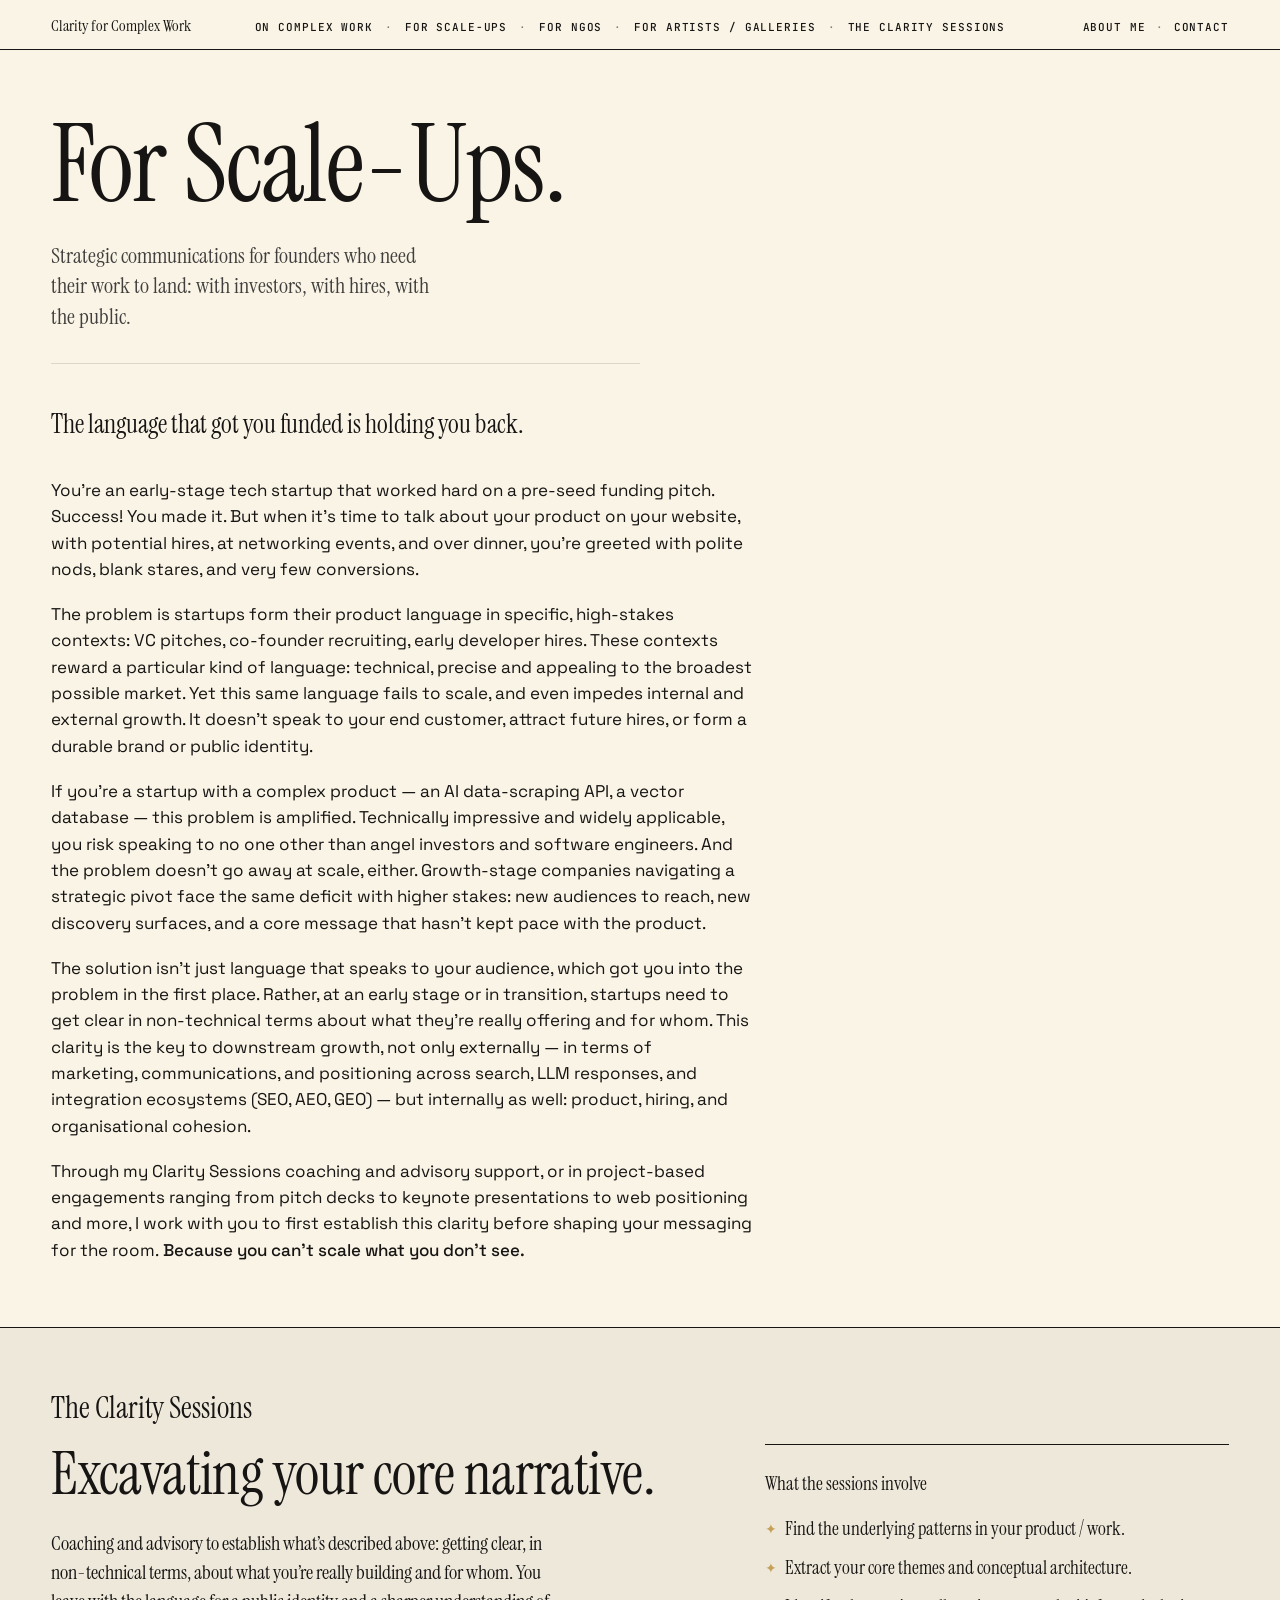
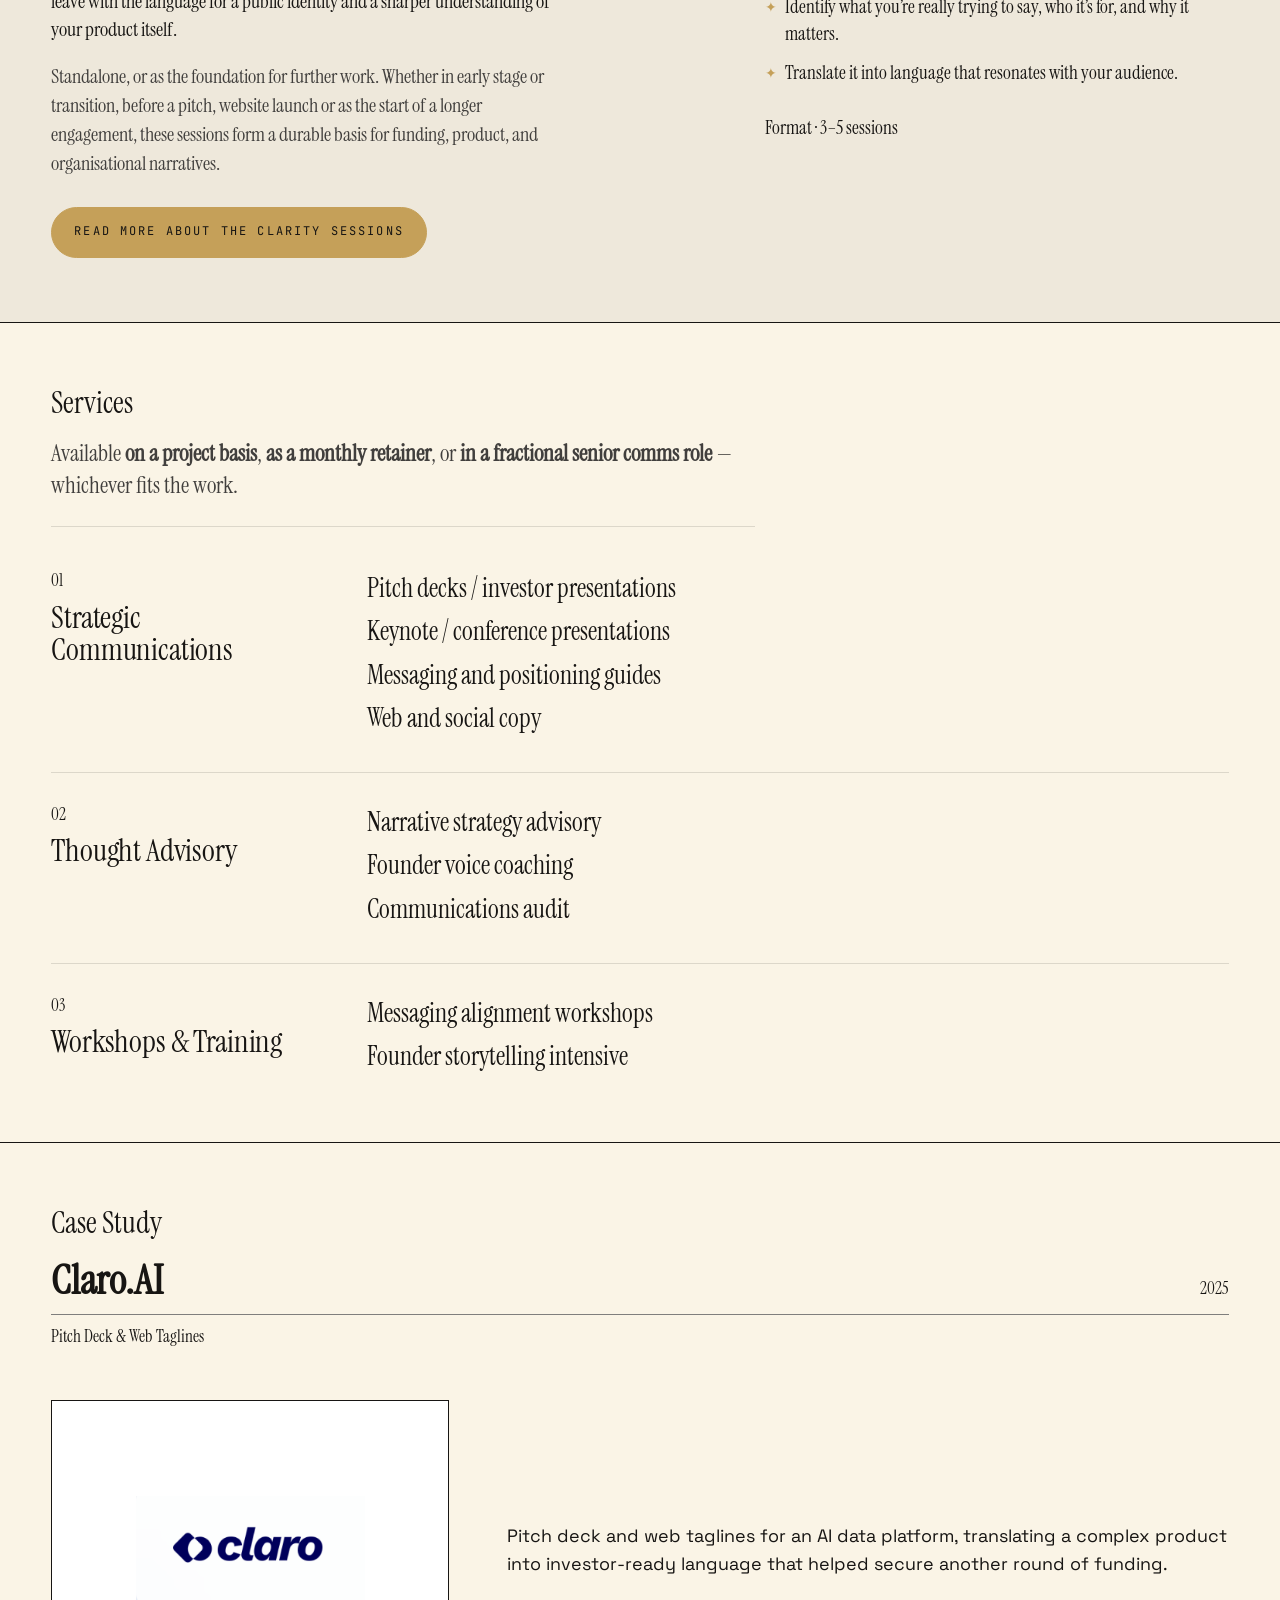
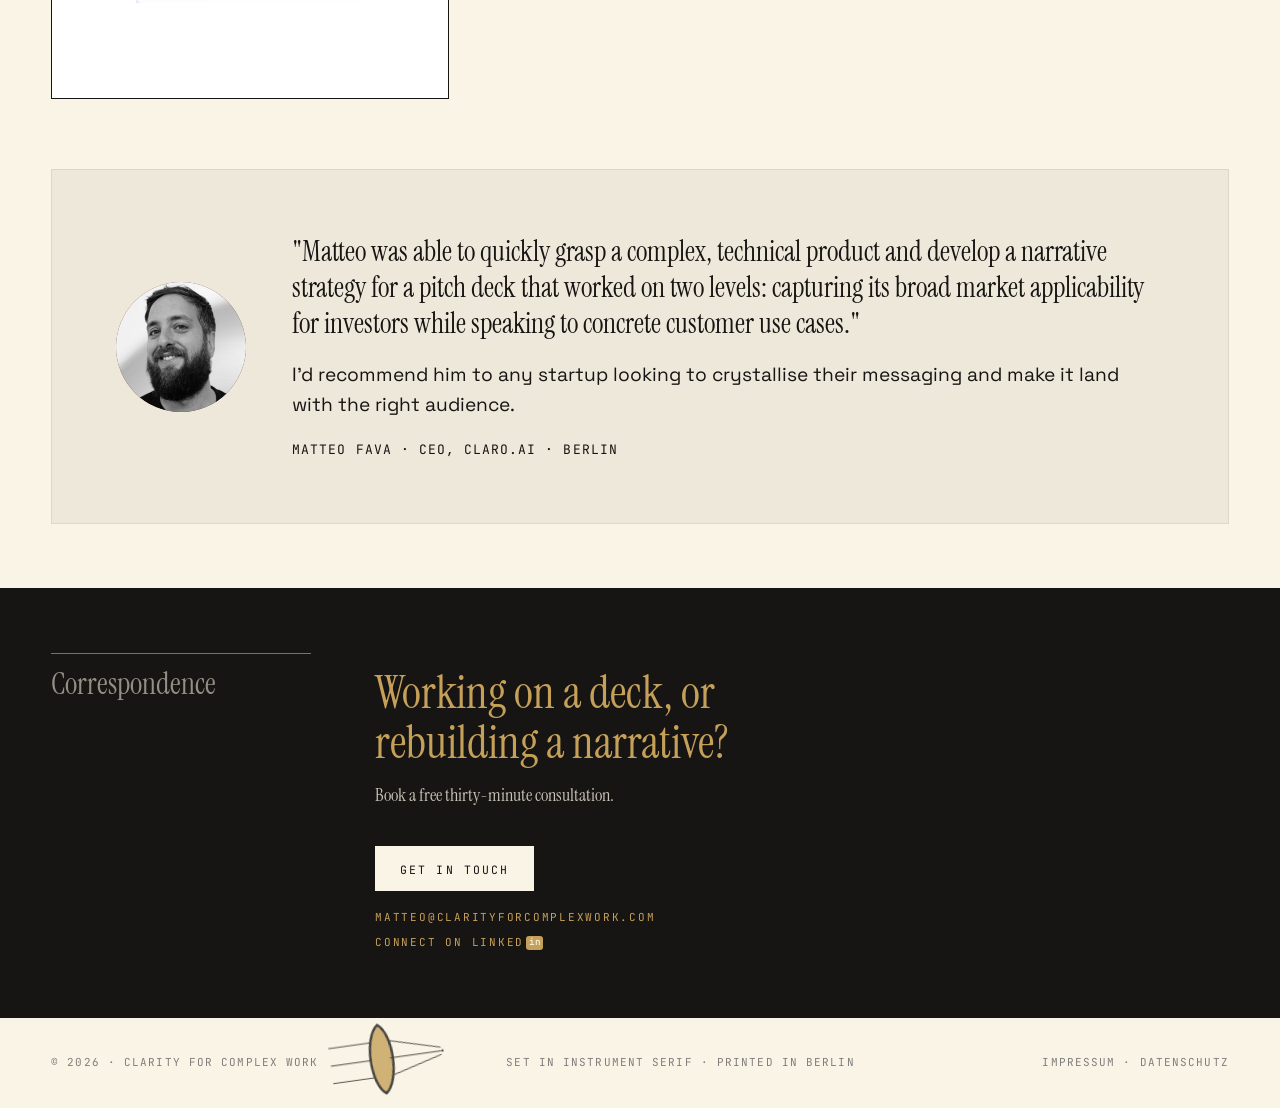
<file: for-scale-ups.html>
<!doctype html>
<html lang="en">
<head>
  <meta charset="utf-8" />
  <meta name="viewport" content="width=device-width, initial-scale=1" />
  <link rel="icon" type="image/svg+xml" href="favicon.svg" />
  <link rel="apple-touch-icon" href="apple-touch-icon.svg" />
  <title>For Scale-Ups · Clarity for Complex Work</title>
  <meta name="description" content="The language that got you funded is holding you back. Strategic communications for startups with complex products, whether early-stage or in transition." />

  <!-- Open Graph / social share -->
  <meta property="og:type" content="website" />
  <meta property="og:site_name" content="Clarity for Complex Work" />
  <meta property="og:title" content="For Scale-Ups · Clarity for Complex Work" />
  <meta property="og:description" content="The language that got you funded is holding you back. Strategic communications for startups with complex products, whether early-stage or in transition." />
  <meta property="og:url" content="https://clarityforcomplexwork.com/for-scale-ups.html" />
  <meta property="og:image" content="https://clarityforcomplexwork.com/og-image.png" />
  <meta property="og:image:width" content="1200" />
  <meta property="og:image:height" content="630" />
  <meta name="twitter:card" content="summary_large_image" />
  <meta name="twitter:title" content="For Scale-Ups · Clarity for Complex Work" />
  <meta name="twitter:description" content="The language that got you funded is holding you back. Strategic communications for startups with complex products, whether early-stage or in transition." />
  <meta name="twitter:image" content="https://clarityforcomplexwork.com/og-image.png" />
  <link rel="preconnect" href="https://fonts.googleapis.com" />
  <link rel="preconnect" href="https://fonts.gstatic.com" crossorigin />
  <link
    href="https://fonts.googleapis.com/css2?family=Old+Standard+TT:ital,wght@0,400;0,700;1,400&family=EB+Garamond:ital,wght@0,400;0,500;1,400&family=Instrument+Serif:ital@0;1&family=Playfair+Display:ital,wght@0,400;0,500;1,400&family=Space+Grotesk:wght@400;500;700&family=JetBrains+Mono:wght@400;500&display=swap"
    rel="stylesheet"
  />
  <link rel="stylesheet" href="styles.css" />
</head>
<body class="subpage">

  <nav class="nav">
    <div class="container nav-inner">
      <a class="nav-mark" href="index.html">Clarity <em>for</em> Complex Work</a>
      <button class="nav-toggle" type="button" aria-label="Toggle menu" aria-expanded="false"><span class="nav-toggle-menu">Menu</span><span class="nav-toggle-x">Close</span></button>
      <div class="nav-links">
        <a href="on-complex-work.html">On Complex Work</a>
        <a href="for-scale-ups.html" class="is-current">For Scale-Ups</a>
        <a href="for-ngos.html">For NGOs</a>
        <a href="for-artists.html">For Artists / Galleries</a>
        <a href="clarity-sessions.html">The Clarity Sessions</a>
      </div>
      <div class="nav-personal">
        <a href="about.html">About Me</a>
        <a class="nav-contact" href="mailto:matteo@clarityforcomplexwork.com">Contact</a>
      </div>
    </div>
  </nav>

  <header class="sp-hero">
    <div class="container">
      <div class="sp-hero-text">
        <h1 class="sp-title">For <em>Scale-Ups</em>.</h1>
        <p class="sp-standfirst">Strategic communications for founders who need their work to land: with investors, with hires, with the public.</p>
      </div>
    </div>
  </header>

  <section class="sp-section">
    <div class="container">
      <div class="sp-prose">
        <p class="sp-prose-lede"><span>The language that got you funded is holding you back.</span></p>
        <p>You’re an early-stage tech startup that worked hard on a pre-seed funding pitch. Success! You made it. But when it's time to talk about your product on your website, with potential hires, at networking events, and over dinner, you’re greeted with polite nods, blank stares, and very few conversions.</p>
        <p>The problem is startups form their product language in specific, high-stakes contexts: VC pitches, co-founder recruiting, early developer hires. These contexts reward a particular kind of language: technical, precise and appealing to the broadest possible market. Yet this same language fails to scale, and even impedes internal and external growth. It doesn’t speak to your end customer, attract future hires, or form a durable brand or public identity.</p>
        <p>If you&rsquo;re a startup with a complex product &mdash; an AI data-scraping API, a vector database &mdash; this problem is amplified. Technically impressive and widely applicable, you risk speaking to no one other than angel investors and software engineers. And the problem doesn&rsquo;t go away at scale, either. Growth-stage companies navigating a strategic pivot face the same deficit with higher stakes: new audiences to reach, new discovery surfaces, and a core message that hasn&rsquo;t kept pace with the product.</p>
        <p>The solution isn’t just language that speaks to your audience, which got you into the problem in the first place. Rather, at an early stage or in transition, startups need to get clear in non-technical terms about what they’re really offering and for whom. This clarity is the key to downstream growth, not only externally — in terms of marketing, communications, and positioning across search, LLM responses, and integration ecosystems (SEO, AEO, GEO) — but internally as well: product, hiring, and organisational cohesion.</p>
        <p>Through my Clarity Sessions coaching and advisory support, or in project-based engagements ranging from pitch decks to keynote presentations to web positioning and more, I work with you to first establish this clarity before shaping your messaging for the room. <span class="sp-prose-coda">Because you can&rsquo;t scale what you don&rsquo;t see.</span></p>
      </div>
    </div>
  </section>

  <!-- THE CLARITY SESSIONS. Flagship teaser inserted between
       Approach and the general Services list. Dark inverted section
       so it reads as a special tile, not a sub-bullet, and visually
       echoes the № Correspondence section at the page's foot. The
       framing bridges directly from Approach: "the work I just
       described — done as a structured engagement." -->
  <section class="sp-section sp-flagship">
    <div class="container">
      <p class="sp-section-eyebrow sp-flagship-eyebrow">The Clarity Sessions</p>
      <div class="sp-flagship-grid">
        <div class="sp-flagship-text">
          <h2 class="sp-flagship-title">Excavating your <em>core narrative.</em></h2>
          <p class="sp-flagship-pitch">Coaching and advisory to establish what&rsquo;s described above: getting clear, in non-technical terms, about what you&rsquo;re really building and for whom. You leave with the language for a public identity and a sharper understanding of your product itself.</p>
          <p class="sp-flagship-pitch sp-flagship-pitch--muted">Standalone, or as the foundation for further work. Whether in early stage or transition, before a pitch, website launch or as the start of a longer engagement, these sessions form a durable basis for funding, product, and organisational narratives.</p>
          <a class="sp-flagship-cta" href="clarity-sessions.html">
            <span>Read more about The Clarity Sessions</span>
           
          </a>
        </div>
        <aside class="sp-flagship-aside">
          <p class="sp-flagship-aside-label">What the sessions involve</p>
          <ul>
            <li>Find the underlying patterns in your product / work.</li>
            <li>Extract your core themes and conceptual architecture.</li>
            <li>Identify what you&rsquo;re really trying to say, who it&rsquo;s for, and why it matters.</li>
            <li>Translate it into language that resonates with your audience.</li>
          </ul>
          <p class="sp-flagship-format">Format · <span>3–5 sessions</span></p>
        </aside>
      </div>
    </div>
  </section>

  <section class="sp-section">
    <div class="container">
      <p class="sp-section-eyebrow">Services</p>
      <p class="sp-section-subtitle">Available <b>on a project basis</b>, <b>as a monthly retainer</b>, or <b>in a fractional senior comms role</b> — whichever fits the work.</p>
      <div class="sp-svc-stack">
        <div class="sp-svc-block">
          <div class="sp-svc-label">
            <span class="sp-svc-num">01</span>
            <span class="sp-svc-name">Strategic Communications</span>
          </div>
          <ul class="sp-svc-list">
            <li>Pitch decks / investor presentations</li>
            <li>Keynote / conference presentations</li>
            <li>Messaging and positioning guides</li>
            <li>Web and social copy</li>
          </ul>
        </div>
        <div class="sp-svc-block">
          <div class="sp-svc-label">
            <span class="sp-svc-num">02</span>
            <span class="sp-svc-name">Thought Advisory</span>
          </div>
          <ul class="sp-svc-list">
            <li>Narrative strategy advisory</li>
            <li>Founder voice coaching</li>
            <li>Communications audit</li>
          </ul>
        </div>
        <div class="sp-svc-block">
          <div class="sp-svc-label">
            <span class="sp-svc-num">03</span>
            <span class="sp-svc-name">Workshops &amp; Training</span>
          </div>
          <ul class="sp-svc-list">
            <li>Messaging alignment workshops</li>
            <li>Founder storytelling intensive</li>
          </ul>
        </div>
      </div>
    </div>
  </section>

  <section class="sp-section">
    <div class="container">
      <p class="sp-section-eyebrow">Case Study</p>
      <div class="sp-case">
        <div class="sp-case-head">
          <h3 class="sp-case-client">Claro.AI</h3>
          <span class="sp-case-year">2025</span>
        </div>
        <p class="sp-case-deliv">Pitch Deck &amp; Web Taglines</p>
        <div class="sp-case-body">
          <div class="sp-case-figure" style="background:#FFFFFF">
            <img src="images/clients/claro.png" alt="Claro.AI logo" />
          </div>
          <div class="sp-case-desc">
            <p>Pitch deck and web taglines for an AI data platform, translating a complex product into investor-ready language that helped secure another round of funding.</p>
          </div>
        </div>
        <figure class="sp-case-quote">
          <div class="sp-case-avatar"><img src="images/testimonials/matteo-fava.png" alt="Matteo Fava, CEO of Claro.ai" style="filter:grayscale(1) contrast(1.04)" /></div>
          <blockquote>
            <p>"Matteo was able to quickly grasp a complex, technical product and develop a narrative strategy for a pitch deck that worked on two levels: capturing its broad market applicability for investors while speaking to concrete customer use cases."</p>
            <p class="sp-case-quote-body">I'd recommend him to any startup looking to crystallise their messaging and make it land with the right audience.</p>
            <cite>Matteo Fava · CEO, Claro.ai · Berlin</cite>
          </blockquote>
        </figure>
      </div>
    </div>
  </section>

  <section class="sp-cta">
    <div class="container sp-cta-grid">
      <p class="sp-cta-eyebrow">Correspondence</p>
      <div class="sp-cta-body">
        <p class="sp-cta-line">Working on a deck, or rebuilding a <em>narrative</em>?</p>
        <p class="sp-cta-sub">Book a free thirty-minute consultation.</p>
        <a class="sp-cta-btn" href="mailto:matteo@clarityforcomplexwork.com?subject=Scale-up%20engagement%20%E2%80%94%20let%27s%20talk">Get in touch</a>
        <p class="sp-cta-email">matteo@clarityforcomplexwork.com</p>
        <a class="cta-li" href="https://www.linkedin.com/in/matteocalla/" target="_blank" rel="noopener">Connect on Linked<span class="li-mark">in</span></a>
      </div>
    </div>
  </section>

  <footer class="foot">
      <div class="marginalia marginalia-foot-lens foot-lens-static" aria-hidden="true">
        <svg viewBox="0 0 280 180" style="display:block;width:100%;height:auto;overflow:visible" aria-hidden="true">
          <defs>
            <filter id="rough-foot-lens" x="-15%" y="-15%" width="130%" height="130%">
              <feTurbulence type="fractalNoise" baseFrequency="0.035" numOctaves="2" seed="23"></feTurbulence>
              <feDisplacementMap in="SourceGraphic" scale="0.9"></feDisplacementMap>
            </filter>
          </defs>
          <g filter="url(#rough-foot-lens)" stroke-linecap="round" stroke-linejoin="round">
            <path d="M 10,52 L 102,52" stroke="var(--ill-ink)" stroke-width="2" fill="none"></path>
            <path d="M 10,90 L 102,90" stroke="var(--ill-ink)" stroke-width="2" fill="none"></path>
            <path d="M 10,128 L 102,128" stroke="var(--ill-ink)" stroke-width="2" fill="none"></path>
            <path d="M 120,16 C 152,40 152,140 120,164 C 88,140 88,40 120,16 Z" fill="var(--ill-fill)" stroke="var(--ill-ink)" stroke-width="5.5"></path>
            <path d="M 138,52 L 248,82" stroke="var(--ill-ink)" stroke-width="2" fill="none"></path>
            <path d="M 138,90 L 248,90" stroke="var(--ill-ink)" stroke-width="2" fill="none"></path>
            <path d="M 138,128 L 248,98" stroke="var(--ill-ink)" stroke-width="2" fill="none"></path>
            <circle cx="252" cy="90" r="2.5" fill="var(--ill-ink)"></circle>
          </g>
        </svg>
      </div>
    <div class="container foot-inner">
      <span>© 2026 · Clarity for Complex Work</span>
      <span>Set in Instrument Serif · Printed in Berlin</span>
      <span><a href="impressum.html">Impressum</a> · <a href="datenschutz.html">Datenschutz</a></span>
    </div>
  </footer>
  <script src="nav-menu.js"></script>
  <!-- Cloudflare Web Analytics -->
  <script defer src='https://static.cloudflareinsights.com/beacon.min.js' data-cf-beacon='{"token": "dcd0d2cc7058401081019d607f569e5e"}'></script>
  <!-- End Cloudflare Web Analytics -->
</body>
</html>
</file>
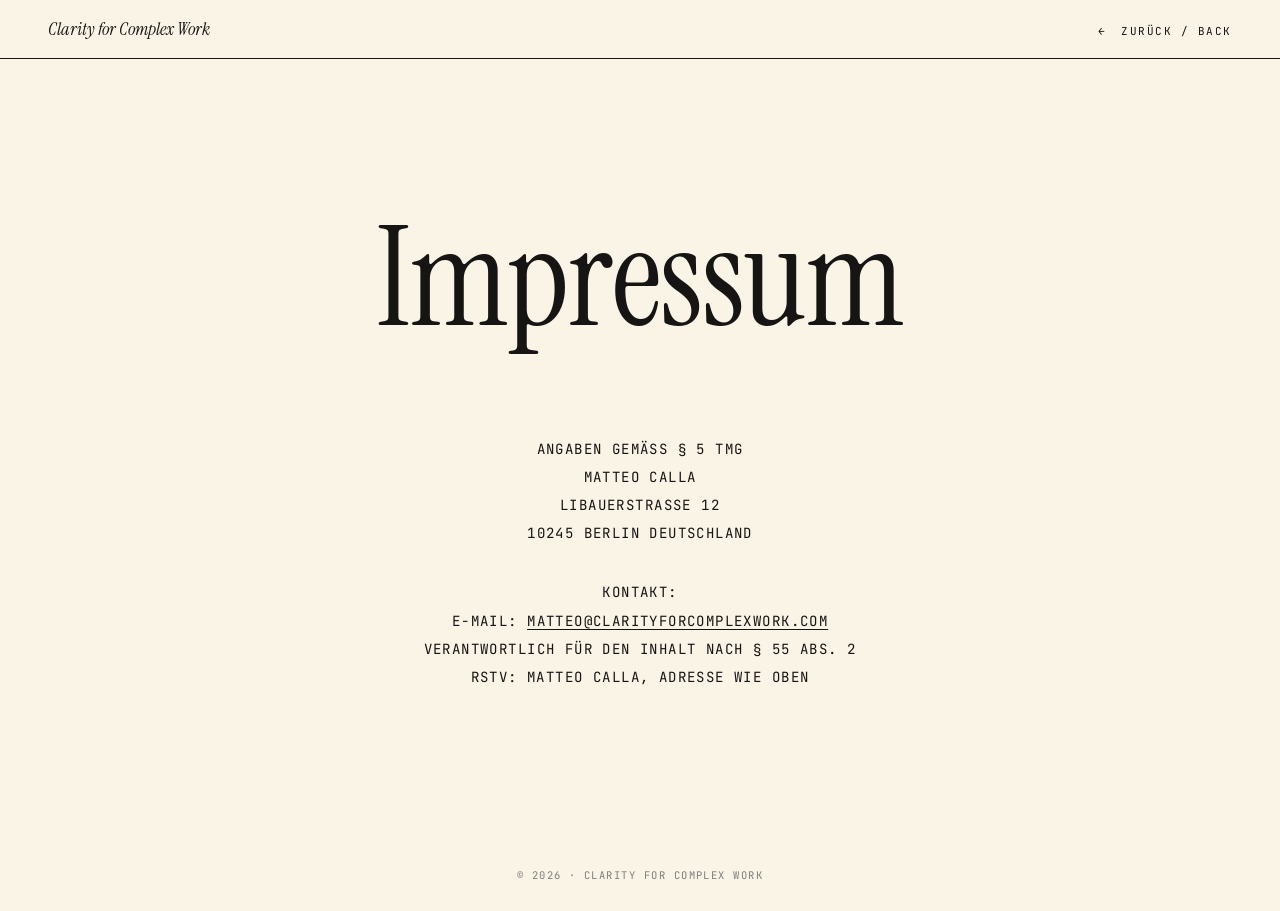
<file: impressum.html>
<!doctype html>
<html lang="de">
<head>
  <meta charset="utf-8" />
  <meta name="viewport" content="width=device-width, initial-scale=1" />
  <link rel="icon" type="image/svg+xml" href="favicon.svg" />
  <link rel="apple-touch-icon" href="apple-touch-icon.svg" />
  <title>Impressum · Clarity for Complex Work</title>
  <meta name="description" content="Impressum · Legal disclosure for Clarity for Complex Work, Berlin." />

  <!-- Open Graph / social share -->
  <meta property="og:type" content="website" />
  <meta property="og:site_name" content="Clarity for Complex Work" />
  <meta property="og:title" content="Impressum · Clarity for Complex Work" />
  <meta property="og:description" content="Impressum · Legal disclosure for Clarity for Complex Work, Berlin." />
  <meta property="og:url" content="https://clarityforcomplexwork.com/impressum.html" />
  <meta property="og:image" content="https://clarityforcomplexwork.com/og-image.png" />
  <meta property="og:image:width" content="1200" />
  <meta property="og:image:height" content="630" />
  <meta name="twitter:card" content="summary_large_image" />
  <meta name="twitter:title" content="Impressum · Clarity for Complex Work" />
  <meta name="twitter:description" content="Impressum · Legal disclosure for Clarity for Complex Work, Berlin." />
  <meta name="twitter:image" content="https://clarityforcomplexwork.com/og-image.png" />
  <link rel="preconnect" href="https://fonts.googleapis.com" />
  <link rel="preconnect" href="https://fonts.gstatic.com" crossorigin />
  <link
    href="https://fonts.googleapis.com/css2?family=Old+Standard+TT:ital,wght@0,400;0,700;1,400&family=EB+Garamond:ital,wght@0,400;0,500;1,400&family=Instrument+Serif:ital@0;1&family=Playfair+Display:ital,wght@0,400;0,500;1,400&family=Space+Grotesk:wght@400;500;700&family=JetBrains+Mono:wght@400;500&display=swap"
    rel="stylesheet"
  />
  <link rel="stylesheet" href="styles.css" />
  <style>
    /* Impressum page — minimal subpage that reuses the site palette
       and font stack so it sits inside the same visual world. */
    body {
      background: var(--paper);
      color: var(--ink);
      margin: 0;
      font-family: var(--display);
    }
    .imp-nav {
      padding: 16px clamp(20px, 4vw, 48px) 14px;
      border-bottom: 1px solid var(--ink);
      font-family: var(--mono);
      font-size: 11px;
      letter-spacing: 0.14em;
      text-transform: uppercase;
      display: flex;
      justify-content: space-between;
      align-items: baseline;
      flex-wrap: wrap;
      gap: 12px 24px;
    }
    .imp-brand {
      font-family: var(--display);
      font-style: italic;
      font-size: 18px;
      letter-spacing: 0;
      text-transform: none;
      color: var(--ink);
      text-decoration: none;
    }
    .imp-brand em { font-style: italic; }
    .imp-back {
      color: var(--ink);
      text-decoration: none;
    }
    .imp-back:hover { text-decoration: underline; }
    .imp-back .arr { display: inline-block; margin-right: 6px; }

    main.imp-main {
      min-height: calc(100vh - 120px);
      display: flex;
      flex-direction: column;
      align-items: center;
      justify-content: center;
      padding: clamp(80px, 12vw, 140px) clamp(20px, 4vw, 48px);
      text-align: center;
      box-sizing: border-box;
    }
    .imp-title {
      font-family: 'Instrument Serif', 'Old Standard TT', Georgia, serif;
      font-size: clamp(72px, 11vw, 140px);
      font-weight: 400;
      letter-spacing: -0.01em;
      margin: 0 0 clamp(48px, 7vw, 88px);
      line-height: 1;
      color: var(--ink);
    }
    .imp-body {
      font-family: var(--mono);
      font-size: clamp(13px, 1.1vw, 16px);
      letter-spacing: 0.1em;
      text-transform: uppercase;
      color: var(--ink);
      line-height: 2.0;
      max-width: 640px;
    }
    .imp-body p { margin: 0 0 2.2em; }
    .imp-body p:last-child { margin: 0; }
    .imp-body a {
      color: var(--ink);
      text-decoration: underline;
      text-underline-offset: 3px;
    }
    .imp-body a:hover { color: var(--accent); }

    /* Footer of the impressum page — small return link */
    .imp-foot {
      padding: 28px clamp(20px, 4vw, 48px);
      font-family: var(--mono);
      font-size: 10.5px;
      letter-spacing: 0.14em;
      text-transform: uppercase;
      color: var(--margin);
      text-align: center;
    }
    .imp-foot a {
      color: var(--margin);
      text-decoration: none;
    }
    .imp-foot a:hover { color: var(--ink); }
  </style>
</head>
<body>
  <nav class="imp-nav">
    <a class="imp-brand" href="index.html">Clarity <em>for</em> Complex Work</a>
    <a class="imp-back" href="index.html">
      <span class="arr">←</span> Zurück / Back
    </a>
  </nav>

  <main class="imp-main">
    <h1 class="imp-title">Impressum</h1>
    <div class="imp-body">
      <p>
        Angaben gemäss § 5 TMG<br/>
        Matteo Calla<br/>
        Libauerstrasse 12<br/>
        10245 Berlin Deutschland
      </p>
      <p>
        Kontakt:<br/>
        E-Mail: <a href="mailto:matteo@clarityforcomplexwork.com">matteo@clarityforcomplexwork.com</a><br/>
        Verantwortlich für den Inhalt nach § 55 Abs. 2<br/>
        RStV: Matteo Calla, Adresse wie oben
      </p>
    </div>
  </main>

  <footer class="imp-foot">
    © 2026 · Clarity for Complex Work
  </footer>
  <!-- Cloudflare Web Analytics -->
  <script defer src='https://static.cloudflareinsights.com/beacon.min.js' data-cf-beacon='{"token": "dcd0d2cc7058401081019d607f569e5e"}'></script>
  <!-- End Cloudflare Web Analytics -->
</body>
</html>
</file>
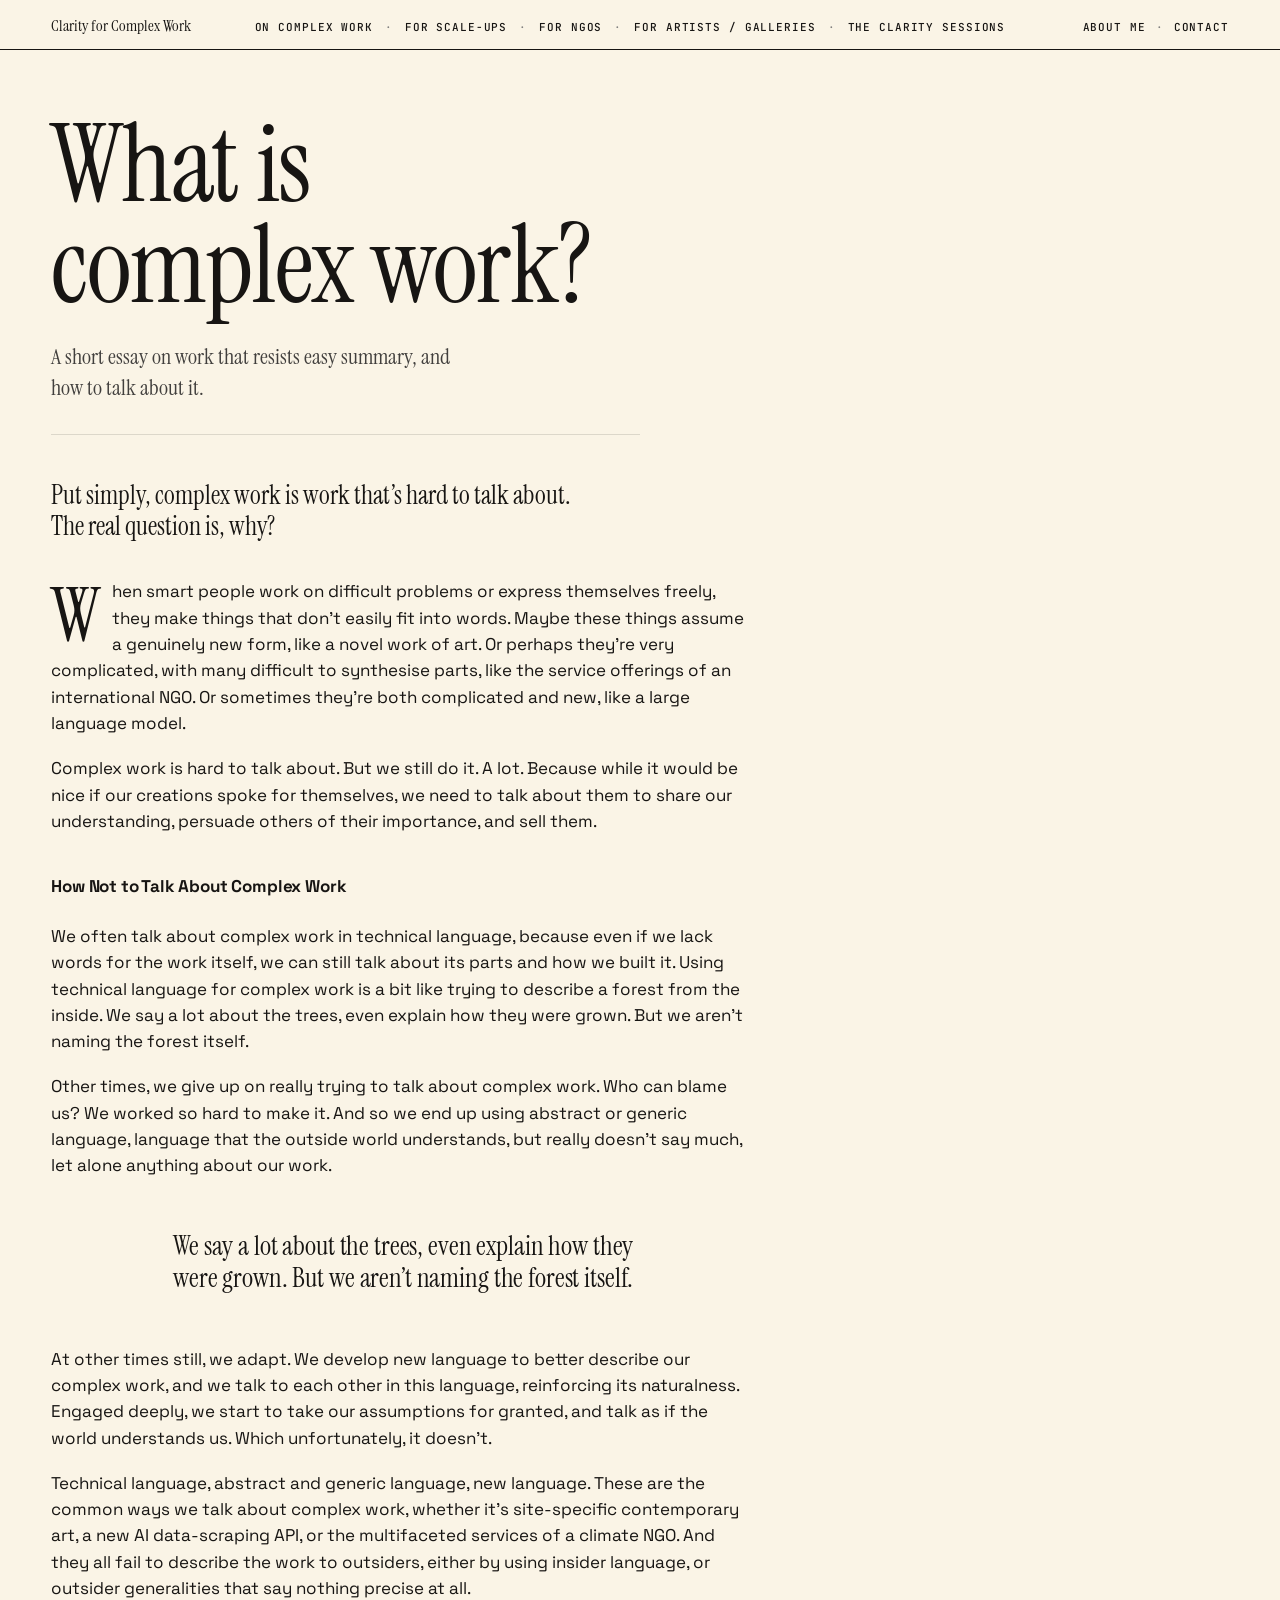
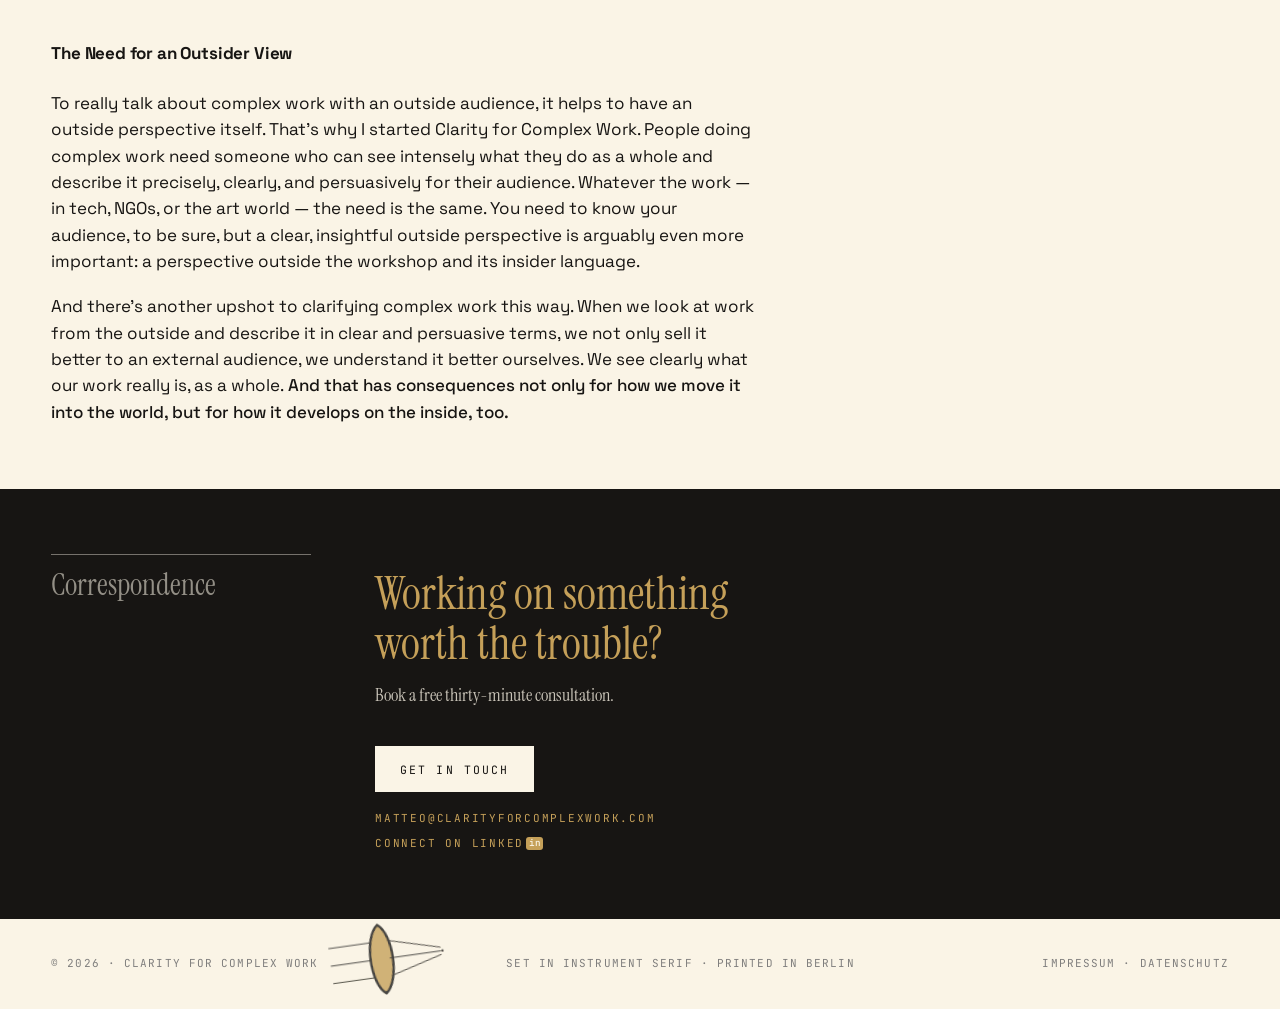
<file: on-complex-work.html>
<!doctype html>
<html lang="en">
<head>
  <meta charset="utf-8" />
  <meta name="viewport" content="width=device-width, initial-scale=1" />
  <link rel="icon" type="image/svg+xml" href="favicon.svg" />
  <link rel="apple-touch-icon" href="apple-touch-icon.svg" />
  <title>On Complex Work · Clarity for Complex Work</title>
  <meta name="description" content="What is complex work, and why is it so hard to talk about? An essay on insider language and why it takes an outside perspective to reach an external audience." />

  <!-- Open Graph / social share -->
  <meta property="og:type" content="website" />
  <meta property="og:site_name" content="Clarity for Complex Work" />
  <meta property="og:title" content="On Complex Work" />
  <meta property="og:description" content="What is complex work, and why is it so hard to talk about? An essay on insider language and why it takes an outside perspective to reach an external audience." />
  <meta property="og:url" content="https://clarityforcomplexwork.com/on-complex-work.html" />
  <meta property="og:image" content="https://clarityforcomplexwork.com/og-image.png" />
  <meta property="og:image:width" content="1200" />
  <meta property="og:image:height" content="630" />
  <meta name="twitter:card" content="summary_large_image" />
  <meta name="twitter:title" content="On Complex Work" />
  <meta name="twitter:description" content="What is complex work, and why is it so hard to talk about? An essay on insider language and why it takes an outside perspective to reach an external audience." />
  <meta name="twitter:image" content="https://clarityforcomplexwork.com/og-image.png" />
  <link rel="preconnect" href="https://fonts.googleapis.com" />
  <link rel="preconnect" href="https://fonts.gstatic.com" crossorigin />
  <link
    href="https://fonts.googleapis.com/css2?family=Old+Standard+TT:ital,wght@0,400;0,700;1,400&family=EB+Garamond:ital,wght@0,400;0,500;1,400&family=Instrument+Serif:ital@0;1&family=Playfair+Display:ital,wght@0,400;0,500;1,400&family=Space+Grotesk:wght@400;500;700&family=JetBrains+Mono:wght@400;500&display=swap"
    rel="stylesheet"
  />
  <link rel="stylesheet" href="styles.css" />
</head>
<body class="subpage">

  <nav class="nav">
    <div class="container nav-inner">
      <a class="nav-mark" href="index.html">Clarity <em>for</em> Complex Work</a>
      <button class="nav-toggle" type="button" aria-label="Toggle menu" aria-expanded="false"><span class="nav-toggle-menu">Menu</span><span class="nav-toggle-x">Close</span></button>
      <div class="nav-links">
        <a href="on-complex-work.html" class="is-current">On Complex Work</a>
        <a href="for-scale-ups.html">For Scale-Ups</a>
        <a href="for-ngos.html">For NGOs</a>
        <a href="for-artists.html">For Artists / Galleries</a>
        <a href="clarity-sessions.html">The Clarity Sessions</a>
      </div>
      <div class="nav-personal">
        <a href="about.html">About Me</a>
        <a class="nav-contact" href="mailto:matteo@clarityforcomplexwork.com">Contact</a>
      </div>
    </div>
  </nav>

  <!-- HERO — question title + standfirst on the left, photo on the right. -->
  <header class="sp-hero">
    <div class="container">
      <div class="sp-hero-text">
        <h1 class="sp-title">What is<br/><em>complex work</em>?</h1>
        <p class="sp-standfirst">A short essay on work that resists easy summary, and how to talk about it.</p>
      </div>
    </div>
  </header>

  <!-- ESSAY — On Complex Work. Three movements with mono part-labels,
       the central "three ways" passage set as a labelled inset, and a
       pull quote hinging the diagnosis into the taxonomy. -->
  <section class="sp-section essay">
    <div class="container">

      <div class="sp-prose">
        <p class="sp-prose-lede"><span>Put simply, complex work is work that&rsquo;s hard to talk about.</span><span>The real question is, why?</span></p>
        <p class="dropcap">When smart people work on difficult problems or express themselves freely, they make things that don&rsquo;t easily fit into words. Maybe these things assume a genuinely new form, like a novel work of art. Or perhaps they&rsquo;re very complicated, with many difficult to synthesise parts, like the service offerings of an international NGO. Or sometimes they&rsquo;re both complicated and new, like a large language model.</p>
        <p>Complex work is hard to talk about. But we still do it. A lot. Because while it would be nice if our creations spoke for themselves, we need to talk about them to share our understanding, persuade others of their importance, and sell them.</p>
      </div>

      <p class="essay-part">How Not to Talk About Complex Work</p>
      <div class="sp-prose">
        <p>We often talk about complex work in technical language, because even if we lack words for the work itself, we can still talk about its parts and how we built it. Using technical language for complex work is a bit like trying to describe a forest from the inside. We say a lot about the trees, even explain how they were grown. But we aren&rsquo;t naming the forest itself.</p>
        <p>Other times, we give up on really trying to talk about complex work. Who can blame us? We worked so hard to make it. And so we end up using abstract or generic language, language that the outside world understands, but really doesn&rsquo;t say much, let alone anything about our work.</p>
      </div>
      <figure class="essay-pull">
        <blockquote>We say a lot about the trees, even explain how they were grown. But we aren&rsquo;t naming the forest itself.</blockquote>
      </figure>
      <div class="sp-prose">
        <p>At other times still, we adapt. We develop new language to better describe our complex work, and we talk to each other in this language, reinforcing its naturalness. Engaged deeply, we start to take our assumptions for granted, and talk as if the world understands us. Which unfortunately, it doesn&rsquo;t.</p>
        <p>Technical language, abstract and generic language, new language. These are the common ways we talk about complex work, whether it&rsquo;s site-specific contemporary art, a new AI data-scraping API, or the multifaceted services of a climate NGO. And they all fail to describe the work to outsiders, either by using insider language, or outsider generalities that say nothing precise at all.</p>
      </div>

      <p class="essay-part">The Need for an Outsider View</p>
      <div class="sp-prose">
        <p>To really talk about complex work with an outside audience, it helps to have an outside perspective itself. That&rsquo;s why I started Clarity for Complex Work. People doing complex work need someone who can see intensely what they do as a whole and describe it precisely, clearly, and persuasively for their audience. Whatever the work &mdash; in tech, NGOs, or the art world &mdash; the need is the same. You need to know your audience, to be sure, but a clear, insightful outside perspective is arguably even more important: a perspective outside the workshop and its insider language.</p>
        <p>And there&rsquo;s another upshot to clarifying complex work this way. When we look at work from the outside and describe it in clear and persuasive terms, we not only sell it better to an external audience, we understand it better ourselves. We see clearly what our work really is, as a whole. <span class="sp-prose-coda sp-prose-coda--underline">And that has consequences not only for how we move it into the world, but for how it develops on the inside, too.</span></p>
      </div>

    </div>
  </section>

  <section class="sp-cta">
    <div class="container sp-cta-grid">
      <p class="sp-cta-eyebrow">Correspondence</p>
      <div class="sp-cta-body">
        <p class="sp-cta-line">Working on something <em>worth</em> the trouble?</p>
        <p class="sp-cta-sub">Book a free thirty-minute consultation.</p>
        <a class="sp-cta-btn" href="mailto:matteo@clarityforcomplexwork.com?subject=Hello%20%E2%80%94%20let%27s%20talk">Get in touch</a>
        <p class="sp-cta-email">matteo@clarityforcomplexwork.com</p>
        <a class="cta-li" href="https://www.linkedin.com/in/matteocalla/" target="_blank" rel="noopener">Connect on Linked<span class="li-mark">in</span></a>
      </div>
    </div>
  </section>

  <footer class="foot">
      <div class="marginalia marginalia-foot-lens foot-lens-static" aria-hidden="true">
        <svg viewBox="0 0 280 180" style="display:block;width:100%;height:auto;overflow:visible" aria-hidden="true">
          <defs>
            <filter id="rough-foot-lens" x="-15%" y="-15%" width="130%" height="130%">
              <feTurbulence type="fractalNoise" baseFrequency="0.035" numOctaves="2" seed="23"></feTurbulence>
              <feDisplacementMap in="SourceGraphic" scale="0.9"></feDisplacementMap>
            </filter>
          </defs>
          <g filter="url(#rough-foot-lens)" stroke-linecap="round" stroke-linejoin="round">
            <path d="M 10,52 L 102,52" stroke="var(--ill-ink)" stroke-width="2" fill="none"></path>
            <path d="M 10,90 L 102,90" stroke="var(--ill-ink)" stroke-width="2" fill="none"></path>
            <path d="M 10,128 L 102,128" stroke="var(--ill-ink)" stroke-width="2" fill="none"></path>
            <path d="M 120,16 C 152,40 152,140 120,164 C 88,140 88,40 120,16 Z" fill="var(--ill-fill)" stroke="var(--ill-ink)" stroke-width="5.5"></path>
            <path d="M 138,52 L 248,82" stroke="var(--ill-ink)" stroke-width="2" fill="none"></path>
            <path d="M 138,90 L 248,90" stroke="var(--ill-ink)" stroke-width="2" fill="none"></path>
            <path d="M 138,128 L 248,98" stroke="var(--ill-ink)" stroke-width="2" fill="none"></path>
            <circle cx="252" cy="90" r="2.5" fill="var(--ill-ink)"></circle>
          </g>
        </svg>
      </div>
    <div class="container foot-inner">
      <span>© 2026 · Clarity for Complex Work</span>
      <span>Set in Instrument Serif · Printed in Berlin</span>
      <span><a href="impressum.html">Impressum</a> · <a href="datenschutz.html">Datenschutz</a></span>
    </div>
  </footer>
  <script src="nav-menu.js"></script>
  <!-- Cloudflare Web Analytics -->
  <script defer src='https://static.cloudflareinsights.com/beacon.min.js' data-cf-beacon='{"token": "dcd0d2cc7058401081019d607f569e5e"}'></script>
  <!-- End Cloudflare Web Analytics -->
</body>
</html>
</file>
<file: styles.css>
/* Clarity for Complex Work — editorial site */

:root {
  /* Palette — these are the values the home page's React app sets
     at runtime via applyPalette() from TWEAK_DEFAULTS. We mirror them
     here so the subpages (which don't run that JS) render with the
     same paper / ink / accent as the home page. */
  --paper: #FAF4E6;
  --paper-2: #EEE8DB;
  --paper-3: #FAF4E7;
  --ink: #171513;
  --ink-2: #413F3D;
  --margin: #7F7E7D;
  --rule: #DCD7CA;
  --accent: #B71C1C;
  --accent-soft: #9E2020;
  --gold: #C5A059;

  /* Type — home page's runtime default is Instrument Serif via
     applyFont(), so we use the same stack here. Body prose uses a
     separate sans (Space Grotesk) for legibility — it's more readable
     than the serif at body size and pairs cleanly with Instrument
     Serif on headings. */
  --serif: 'Space Grotesk', system-ui, -apple-system, sans-serif;
  --display: 'Instrument Serif', Georgia, serif;
  --italic: 'Instrument Serif', Georgia, serif;
  --mono: "JetBrains Mono", ui-monospace, "Courier New", monospace;

  --maxw: 1280px;
  --gutter: clamp(20px, 4vw, 56px);
  /* Distance from a viewport edge to the matching edge of a FIXED, centered
     1280px design frame (not the fluid column). Resolves to 50vw - 584px, so
     a spot's anchor is the same distance from screen-center at EVERY width —
     marginalia stay put whether the window is partial or full screen, and on
     any size monitor. Above 1280 this equals the real content edge; below it
     the frame extends off-screen (clipped by overflow-x on body). */
  --marg-edge: calc((100vw - var(--maxw)) / 2 + 56px);
}

* { box-sizing: border-box; }

html, body {
  margin: 0;
  padding: 0;
  /* Clip horizontal overflow only: marginalia anchor to a fixed 1280 frame
     that extends off-screen on narrow windows; clip stops that from spawning
     a horizontal scrollbar. (clip, not hidden, so it never creates a scroll
     container or breaks any future sticky positioning.) */
  overflow-x: clip;
  background: var(--paper);
  color: var(--ink);
  font-family: var(--serif);
  font-size: 18px;
  line-height: 1.55;
  -webkit-font-smoothing: antialiased;
  text-rendering: optimizeLegibility;
}

body {
  /* subtle paper grain */
  background-image:
    radial-gradient(1px 1px at 22% 38%, rgba(25,23,19,.025) 50%, transparent 51%),
    radial-gradient(1px 1px at 78% 64%, rgba(25,23,19,.02) 50%, transparent 51%),
    radial-gradient(1px 1px at 56% 12%, rgba(25,23,19,.018) 50%, transparent 51%);
  background-size: 7px 7px, 11px 11px, 13px 13px;
}

a { color: var(--ink); text-decoration: none; }
a:hover { color: var(--gold); }

img { max-width: 100%; display: block; }

.container {
  max-width: var(--maxw);
  margin: 0 auto;
  padding-inline: var(--gutter);
}

/* ─── NAV / MASTHEAD BAR ─── */
.nav {
  border-bottom: 1px solid var(--ink);
  padding: 14px 0 10px;
  font-family: var(--mono);
  font-size: 11px;
  letter-spacing: 0.08em;
  text-transform: uppercase;
}
.nav-inner {
  display: flex;
  align-items: baseline;
  justify-content: space-between;
  gap: 24px;
}
.nav-mark {
  font-family: var(--display);
  font-style: italic;
  font-size: 16px;
  text-transform: none;
  letter-spacing: 0;
}
.nav-links {
  display: flex;
  align-items: center;
  gap: 0;
}
.nav-links a {
  color: var(--ink);
  font-weight: 500;
  transition: color .15s;
  text-decoration: none;
  white-space: nowrap;
  padding: 0 clamp(8px, 1.3vw, 16px);
  position: relative;
}
.nav-links a:first-child { padding-left: 0; }
.nav-links a:last-child { padding-right: 0; }
/* Separator dot between nav items — absolutely-positioned ::before
   on every item past the first, sitting at the item's leading edge
   so the dot rests halfway between neighbours. Color is forced to
   --margin so .is-current's accent color doesn't bleed into the dot. */
.nav-links a + a::before {
  content: "·";
  position: absolute;
  left: 0;
  top: 50%;
  transform: translate(-50%, -55%);
  color: var(--margin);
  pointer-events: none;
  font-weight: 400;
}
.nav-links:hover a:not(:hover) { color: var(--margin); }
.nav-links a:hover { color: var(--accent); }
.nav-links a.is-current { color: var(--accent); }
.nav-mark { text-decoration: none; color: var(--ink); }
@media (max-width: 1100px) {
  .nav { font-size: 10px; letter-spacing: 0.06em; }
  .nav-links a { padding: 0 8px; }
}
.nav-date { color: var(--margin); }
/* Contact slot replaces the old Vol/location tag on the far right
   of the masthead. Same mono small-caps tone as the rest of the
   nav so it doesn't pop as a CTA — it just behaves like a nav
   link that happens to open the user's mail client. */
.nav-contact {
  color: var(--ink);
  font-weight: 500;
  text-decoration: none;
  transition: color .15s;
}
.nav-contact:hover { color: var(--accent); }
.nav-links:hover ~ .nav-personal a { color: var(--margin); }

/* Right-aligned cluster pairing About Me with Contact — the two
   personal/transactional links sit together, separated from the
   five practice/idea links in .nav-links by the natural flex gap.
   Same dot-separator treatment as .nav-links for visual continuity. */
.nav-personal {
  display: flex;
  align-items: center;
  gap: 0;
}
.nav-personal a {
  color: var(--ink);
  font-weight: 500;
  padding: 0 14px;
  text-decoration: none;
  transition: color .15s;
  position: relative;
}
.nav-personal a:last-child { padding-right: 0; }
.nav-personal a + a::before {
  content: "·";
  position: absolute;
  left: -4px;
  top: 50%;
  transform: translateY(-50%);
  color: var(--margin);
  font-weight: 400;
}
.nav-personal:hover a:not(:hover) { color: var(--margin); }
.nav-personal a:hover { color: var(--accent); }

/* Mobile menu toggle — a "Menu / Close" text button in the same mono
   small-caps register as the nav (no hamburger icon, to stay in the
   editorial voice). Hidden on desktop; revealed ≤800px where it
   expands the full nav as a stacked list. (800px, not 720, because the
   horizontal nav stops fitting below ~795px.) */
.nav-toggle {
  display: none;
  background: none;
  border: 0;
  margin: 0;
  padding: 0;
  font-family: var(--mono);
  font-size: 11px;
  letter-spacing: 0.18em;
  text-transform: uppercase;
  color: var(--ink);
  cursor: pointer;
}
.nav-toggle .nav-toggle-x { display: none; }
.nav.nav-open .nav-toggle .nav-toggle-menu { display: none; }
.nav.nav-open .nav-toggle .nav-toggle-x { display: inline; }

/* Tablet band (801–880px): the masthead stays in its full horizontal
   layout here. The five practice links plus the mark and the right-hand
   About/Contact cluster only just fit, so tighten the inter-cluster gap
   and per-link padding in this band. Below 801px the horizontal nav
   cannot fit at all (it needs ~783px), so the stacked menu engages
   instead (see the ≤880px block below). The old 801–880 "cram" band
   (tightened gaps/padding) was removed: at tablet widths it left
   "Clarity for Complex Work" and "About Me" jammed against the row, so
   the toggle now takes over for the entire ≤880 range instead. */
@media (max-width: 880px) {
  .nav-inner { flex-wrap: wrap; align-items: center; }
  .nav-toggle { display: inline-flex; margin-left: auto; }

  /* Collapsed by default; both clusters become full-width stacked
     lists when the nav is open. */
  .nav-links,
  .nav-personal {
    display: none;
    flex-basis: 100%;
    width: 100%;
    flex-direction: column;
    align-items: stretch;
    gap: 0;
  }
  .nav.nav-open .nav-links { display: flex; margin-top: 12px; }
  .nav.nav-open .nav-personal { display: flex; margin-bottom: 4px; }
  .nav.nav-open .nav-personal a:not(.nav-contact) { display: block; }

  .nav-links a,
  .nav-personal a {
    display: block;
    width: 100%;
    padding: 14px 0;
    border-top: 1px solid var(--rule);
  }
  .nav-links a:first-child { padding-left: 0; }
  /* Drop the inline dot separators in stacked mode. */
  .nav-links a + a::before,
  .nav-personal a + a::before { display: none; }
}

/* ─────────────────────────────────────────────────────────────
   SUBPAGE CHROME — shared by About / Complexity / vertical pages
   These classes are prefixed sp-* to avoid collisions with the
   home-page classes. Subpages share the .nav and .foot from
   above, so chrome stays in lockstep with the home page.
   ───────────────────────────────────────────────────────────── */
body.subpage {
  background: var(--paper);
  color: var(--ink);
  font-family: var(--serif);
}

/* HERO — eyebrow line + 2-column title/photo block. The right
   column carries the hero image (real on About, placeholder on
   the verticals) so the page opens with both a face and a
   sentence. */
.sp-hero {
  padding: clamp(44px, 5vw, 68px) 0;
  border-bottom: 1px solid var(--ink);
}
.sp-hero .hero-eyebrow {
  margin-bottom: clamp(36px, 4vw, 56px);
}
.sp-hero-grid {
  display: grid;
  grid-template-columns: 1.1fr 1fr;
  gap: clamp(36px, 5vw, 72px);
  align-items: end;
}
.sp-hero-text { padding-bottom: 8px; }
/* About hero (2-column .sp-hero-grid, align-items:end): the 8px above lifts
   the standfirst's last line off the image's bottom edge. Zero it here so
   the subtitle bottom lines up flush with the portrait bottom on desktop +
   tablet. (Scoped to the grid so the text-only subpage heroes keep the 8px.) */
.sp-hero-grid .sp-hero-text { padding-bottom: 0; }
.sp-title {
  font-family: 'Instrument Serif', 'Old Standard TT', Georgia, serif;
  font-weight: 400;
  font-size: clamp(58px, 8.5vw, 132px);
  line-height: 0.93;
  letter-spacing: -0.012em;
  margin: 0 0 26px;
  color: var(--ink);
  text-wrap: balance;
}
.sp-title em { font-style: italic; color: var(--accent); }
.sp-standfirst {
  font-family: var(--display);
  font-style: italic;
  font-size: clamp(18px, 1.7vw, 24px);
  line-height: 1.4;
  color: var(--ink-2);
  max-width: 40ch;
  margin: 0;
  text-wrap: pretty;
}

/* Text-only subpage heroes (the verticals + the essay — NOT the About
   portrait hero, NOT the cs-page): replace the full-width rule under the
   hero with a partial rule that spans only the title block, and tighten
   the drop into the first section so it no longer reads as the same big
   canyon used before the dark CTA. */
body .sp-hero:has(> .container > .sp-hero-text) {
  border-bottom: 0;
  padding-bottom: clamp(12px, 1.4vw, 20px);
}
body .sp-hero > .container > .sp-hero-text::after {
  content: "";
  display: block;
  width: clamp(240px, 46vw, 600px);
  max-width: 100%;
  height: 1px;
  background: var(--rule);
  margin-top: clamp(20px, 2.4vw, 32px);
}
body .sp-hero:has(> .container > .sp-hero-text) + .sp-section {
  padding-top: clamp(14px, 1.6vw, 22px);
}

/* Hero figure — wraps either the real <img> or a placeholder
   block. Aspect-ratio keeps the layout stable across pages. */
.sp-hero-figure {
  margin: 0;
  aspect-ratio: 4/5;
  background: var(--paper-2);
  overflow: hidden;
  border: 1px solid var(--rule);
  position: relative;
}
.sp-hero-figure img {
  width: 100%;
  height: 100%;
  object-fit: cover;
  display: block;
}
.sp-photo-placeholder {
  position: absolute;
  inset: 0;
  background: repeating-linear-gradient(135deg, var(--paper-2) 0 14px, var(--paper-3) 14px 28px);
  display: flex;
  align-items: center;
  justify-content: center;
}
.sp-photo-placeholder::after {
  content: "Hero photo placeholder";
  font-family: var(--mono);
  font-size: 11px;
  letter-spacing: 0.2em;
  text-transform: uppercase;
  color: var(--margin);
}

/* SECTION — generic editorial section between hero and CTA. */
.sp-section {
  padding: clamp(44px, 5vw, 68px) 0;
  border-bottom: 1px solid var(--ink);
}
.sp-section:last-of-type { border-bottom: 0; }
.sp-section-eyebrow {
  font-family: var(--mono);
  font-size: 11.5px;
  letter-spacing: 0.22em;
  text-transform: uppercase;
  color: var(--ink);
  font-weight: 500;
  margin: 0 0 36px;
}
.sp-section-title {
  font-family: var(--display);
  font-style: italic;
  font-size: clamp(36px, 4.6vw, 64px);
  line-height: 1.04;
  margin: 0 0 clamp(28px, 3vw, 44px);
  color: var(--ink);
  text-wrap: balance;
}
.sp-section-title em { color: var(--accent); }
.sp-section-subtitle {
  font-family: var(--display);
  font-style: italic;
  font-size: clamp(20px, 1.8vw, 26px);
  line-height: 1.35;
  color: var(--ink-2);
  display: inline-block;
  max-width: 64ch;
  margin: 0 0 40px;
  padding-bottom: clamp(18px, 2vw, 28px);
  border-bottom: 1px solid var(--rule);
}

/* PROSE — editorial body text used by both About and Complexity
   essays, and by the vertical pages' Problem / Approach blocks. */
/* ─── ESSAY STRUCTURE (On Complex Work) ────────────────────────────
   Breaks a long single-column essay into three labelled movements
   with a structured "three ways" inset and one pull quote, so the
   page reads as a composed feature rather than a wall of text. */

/* Part label — mono eyebrow opening each movement, with a hairline
   rule above it for a clean section break. The first one drops the
   rule + top space since it sits right under the hero. */
.essay-part {
  font-family: var(--mono);
  font-size: 11.5px;
  letter-spacing: 0.22em;
  text-transform: uppercase;
  color: var(--margin);
  font-weight: 500;
  margin: clamp(26px, 3vw, 40px) 0 24px;
}
.essay-part:first-child {
  margin-top: 0;
}

/* Pull quote — hoists a vivid line out of the body into large
   display italic, indented with an accent rule. Breaks the column
   visually and gives the essay's best image room to breathe. */
/* Pull quote — centered within the text column (matches the prose
   measure, left-aligned like the body), moderate display size,
   measure tuned so it wraps to three lines at most. */
.essay-pull {
  margin: clamp(32px, 4vw, 52px) 0;
  padding: 0;
  max-width: 64ch;
  /* Measure the figure in the SAME font as the prose column so its 64ch
     equals .sp-prose's 64ch. Otherwise the figure resolves ~40px wider
     and, being left-pinned, pushes the centered quote right of the column
     (bigger gap on the left). Only affects the figure's measuring box —
     the blockquote sets its own display font, so the quote looks identical,
     just centered on the column. */
  font-family: var(--serif);
  font-size: clamp(17px, 1.25vw, 19px);
  text-align: center;
}
.essay-pull blockquote {
  margin: 0 auto;
  max-width: 46ch;
  font-family: var(--display);
  font-style: italic;
  font-weight: 400;
  font-size: clamp(23px, 2.1vw, 30px);
  line-height: 1.2;
  letter-spacing: -0.005em;
  color: var(--accent);
  text-wrap: balance;
}
@media (max-width: 640px) {
  .essay-pull {
    margin: 1.8em 0;
  }
}

/* Three-ways inset — each "way" is a labelled row (mono number +
   italic display name on the left, body on the right), separated
   by hairlines. Mirrors the services-stack treatment so the page's
   most argument-dense passage becomes its most scannable. */
.essay-ways {
  display: grid;
  grid-template-columns: 1fr;
  margin: 4px 0 0;
}
.essay-way {
  display: grid;
  grid-template-columns: 240px 1fr;
  gap: 48px;
  padding: 26px 0 30px;
  align-items: start;
  border-bottom: 1px solid var(--rule);
}
.essay-way:first-child { padding-top: 0; }
.essay-way-head {
  display: flex;
  flex-direction: column;
  gap: 10px;
}
.essay-way-num {
  font-family: var(--mono);
  font-size: 11px;
  letter-spacing: 0.22em;
  text-transform: uppercase;
  color: var(--accent);
  font-weight: 500;
}
.essay-way-name {
  font-family: var(--display);
  font-style: italic;
  font-weight: 400;
  font-size: clamp(24px, 2.2vw, 32px);
  line-height: 1.05;
  color: var(--ink);
  letter-spacing: -0.005em;
  text-wrap: balance;
}
.essay-way-body {
  font-family: var(--serif);
  font-size: clamp(17px, 1.25vw, 19px);
  line-height: 1.55;
  color: var(--ink);
  text-wrap: pretty;
}
.essay-way-body p { margin: 0; }

/* Synthesis paragraph after the inset — slightly inset emphasis to
   read as the passage's conclusion. */
.essay-synthesis {
  margin-top: clamp(26px, 3vw, 38px);
}

@media (max-width: 720px) {
  .essay-way {
    grid-template-columns: 1fr;
    gap: 12px;
  }
}

/* ─── existing prose styles continue below ─────────────────────── */
.sp-prose {
  font-family: var(--serif);
  font-size: clamp(17px, 1.25vw, 19px);
  line-height: 1.55;
  color: var(--ink);
  max-width: 64ch;
  text-wrap: pretty;
}
.sp-prose p { margin: 0 0 1.1em; }
.sp-prose p:last-child { margin: 0; }
.sp-prose .dropcap::first-letter {
  font-family: var(--display);
  font-style: italic;
  font-size: 4.4em;
  float: left;
  line-height: 0.85;
  padding: 6px 12px 0 0;
  color: var(--accent);
}

/* LEDE — opening pull paragraph in essays / vertical pages.
   Larger italic display type, sits above the body and announces
   the argument like a deck on a feature story. */
.sp-prose .sp-prose-lede {
  font-family: var(--display);
  font-style: italic;
  font-weight: 400;
  font-size: clamp(22px, 2vw, 30px);
  line-height: 1.2;
  color: var(--accent);
  margin: 0 0 1.4em;
  max-width: none;
}
.sp-prose .sp-prose-lede > span {
  display: block;
  text-wrap: balance;
}
/* CODA — closing sentence framed as a pulled summary.
   Inline within its paragraph; bumps weight + size and shifts to
   the accent ink so it lands as the last word. */
.sp-prose .sp-prose-coda {
  font-style: italic;
  font-weight: 500;
  color: var(--accent);
  padding: 0 0.02em;
}
/* Underlined variant of the coda — underline removed per request;
   now falls back to the base coda's oxblood highlight + italics. */
.sp-prose .sp-prose-coda--underline {
  text-decoration: none;
}

/* SERVICES STACK — three labelled blocks (Strategic Comms /
   Thought Advisory / Workshops), filtered to a single audience
   column. Big serif items, mono row-label, thin rules. */
/* ─── SERVICES STACK — vertical pages (For Scale-Ups / NGOs /
   Artists). Editorial index treatment: mono number kicker + a
   bold serif-italic category title on the left, vertical
   italic-serif deliverables list with dotted rules on the right.
   Sub-list reads like a print-catalogue table of contents. */
.sp-svc-stack {
  display: grid;
  grid-template-columns: 1fr;
}
.sp-svc-block {
  display: grid;
  grid-template-columns: 260px 1fr;
  gap: 56px;
  padding: 28px 0 32px;
  align-items: start;
  border-bottom: 1px solid var(--rule);
}
.sp-svc-block:first-child { padding-top: 0; }
.sp-svc-block:last-child { border-bottom: 0; padding-bottom: 0; }
.sp-svc-label {
  display: flex;
  flex-direction: column;
  gap: 8px;
  font-family: var(--mono);
  font-size: 11px;
  letter-spacing: 0.22em;
  text-transform: uppercase;
  color: var(--ink);
}
.sp-svc-label .sp-svc-num {
  font-family: var(--mono);
  font-size: 11px;
  letter-spacing: 0.22em;
  text-transform: uppercase;
  color: var(--margin);
  font-weight: 500;
}
.sp-svc-label .sp-svc-name {
  font-family: var(--display);
  font-style: italic;
  font-weight: 400;
  font-size: clamp(26px, 2.4vw, 34px);
  line-height: 1.05;
  color: var(--ink);
  text-transform: none;
  letter-spacing: -0.005em;
  text-wrap: balance;
}
.sp-svc-list {
  list-style: none;
  margin: 0;
  padding: 0;
  font-family: var(--display);
  font-style: italic;
  font-weight: 400;
  font-size: clamp(22px, 2vw, 28px);
  line-height: 1.22;
  color: var(--ink);
}
.sp-svc-list li {
  padding: 6px 0;
  position: relative;
}
.sp-svc-list li::after { content: none; }

/* Stacked layout (mobile/tablet): the desktop version separates each
   service title from its list by putting it in its own left column. Once
   the block collapses to one column that cue is gone and the italic-serif
   title blends into the italic-serif list below it. Instrument Serif has no
   true bold (faux-bold looks crude), so instead set the title UPRIGHT and
   larger — an upright serif heading over an italic list is a clean
   hierarchy — and open up the gap so each title clearly heads its group. */
@media (max-width: 880px) {
  .sp-svc-block { gap: 4px; }
  .sp-svc-label { margin-bottom: 14px; }
  .sp-svc-label .sp-svc-name {
    font-style: normal;
    font-size: clamp(30px, 6vw, 38px);
    letter-spacing: -0.01em;
  }
}

/* CASE STUDY — redesigned per Matteo's brief. Top bar with the
   client name on the left and the year on the right, separated
   by a rule; deliverable type in mono caps beneath. Then a two-
   column block with the logo card and a single flowing description
   paragraph. Below it, a full-width testimonial block on its own
   tinted background with a circular avatar (or headshot) on the
   left and a large italic pull quote on the right. */
.sp-case-head {
  display: flex;
  justify-content: space-between;
  align-items: baseline;
  padding-bottom: 12px;
  margin: 0 0 8px;
  border-bottom: 1px solid var(--margin);
  gap: 16px;
  flex-wrap: wrap;
}
.sp-case-client {
  font-family: var(--display);
  font-style: italic;
  font-size: clamp(28px, 3.2vw, 42px);
  line-height: 1.05;
  margin: 0;
  color: var(--ink);
}
.sp-case-year {
  font-family: var(--mono);
  font-size: 11.5px;
  letter-spacing: 0.2em;
  color: var(--margin);
}
.sp-case-deliv {
  font-family: var(--mono);
  font-size: 11px;
  letter-spacing: 0.22em;
  text-transform: uppercase;
  color: var(--accent);
  margin: 0 0 clamp(32px, 4vw, 52px);
}
.sp-case-body {
  display: grid;
  grid-template-columns: 0.8fr 1.45fr;
  gap: clamp(36px, 4.5vw, 64px);
  align-items: center;
  margin: 0 0 clamp(44px, 5.5vw, 72px);
}
.sp-case-figure {
  aspect-ratio: 4/3;
  display: flex;
  align-items: center;
  justify-content: center;
  padding: clamp(32px, 4vw, 56px);
  border: 1px solid var(--ink);
  box-sizing: border-box;
}
.sp-case-figure img {
  max-width: 78%;
  max-height: 70%;
  object-fit: contain;
  display: block;
}
/* Full-bleed variant — for a logo that is itself a two-tone brand card
   (JERGON): fill the figure with the artwork so there's no letterbox and
   no seam between the logo's own colour split and a faked gradient bg. */
.sp-case-figure--bleed { padding: 0; }
.sp-case-figure--bleed img {
  max-width: 100%;
  max-height: 100%;
  width: 100%;
  height: 100%;
  object-fit: cover;
}
.sp-case-desc p {
  font-family: var(--serif);
  font-size: clamp(17.5px, 1.4vw, 21px);
  line-height: 1.55;
  color: var(--ink);
  margin: 0 0 1.1em;
  text-wrap: pretty;
}
.sp-case-desc p:last-child { margin: 0; }
/* Full-width testimonial. Lives below the body, fills the section
   container, with a tinted card background to set it off. */
.sp-case-quote {
  margin: 0;
  padding: clamp(40px, 5vw, 64px) clamp(32px, 5vw, 64px);
  background: var(--paper-2);
  border: 1px solid var(--rule);
  display: grid;
  grid-template-columns: 130px 1fr;
  gap: clamp(28px, 3.6vw, 52px);
  align-items: center;
}
.sp-case-avatar {
  width: 130px;
  height: 130px;
  border-radius: 50%;
  background: linear-gradient(135deg, #6b3232, #5d2a2a);
  display: flex;
  align-items: center;
  justify-content: center;
  color: var(--paper);
  font-family: var(--display);
  font-style: italic;
  font-size: 40px;
  letter-spacing: 0;
  overflow: hidden;
}
.sp-case-avatar img {
  width: 100%;
  height: 100%;
  object-fit: cover;
}
.sp-case-quote blockquote {
  margin: 0;
}
.sp-case-quote blockquote p {
  font-family: var(--display);
  font-style: normal;
  font-size: clamp(22px, 2.2vw, 34px);
  line-height: 1.28;
  color: var(--ink);
  margin: 0 0 18px;
  text-wrap: pretty;
}
.sp-case-quote blockquote p em { color: var(--accent); font-style: italic; }
.sp-case-quote blockquote p.sp-case-quote-body {
  font-family: var(--serif);
  font-style: normal;
  font-size: clamp(18px, 1.5vw, 22px);
  line-height: 1.55;
  color: var(--ink);
  margin: 0 0 20px;
}
.sp-case-quote cite {
  display: block;
  font-family: var(--mono);
  font-style: normal;
  font-size: 13px;
  line-height: 1.5;
  letter-spacing: 0.08em;
  text-transform: uppercase;
  color: var(--ink);
}

@media (max-width: 880px) {
  .sp-hero-grid { grid-template-columns: 1fr; gap: 32px; }
  .sp-hero-figure { aspect-ratio: 4/3; max-height: 460px; }
  .sp-svc-block { grid-template-columns: 1fr; gap: 12px; }
  .sp-case-body { grid-template-columns: 1fr; gap: 28px; }
  .sp-case-quote { grid-template-columns: 1fr; justify-items: center; text-align: center; }
  .sp-cta-grid { grid-template-columns: 1fr; }
}

/* CORRESPONDENCE — compact dark CTA used at the bottom of every
   subpage. Borrows the dark palette + button treatment from the
   home page's № 06 Correspondence section, minus the method beats. */
/* ─── № II FLAGSHIP TEASER ─────────────────────────────────────────
   Dark inverted section that lives between Approach and Services
   on vertical subpages. Compact preview of The Clarity Sessions —
   pitch + a small "what's involved" sidebar + CTA to the full page.
   Treatment rhymes with the № Correspondence section at page foot
   so the page reads with two ink-on-paper "tiles" framing the
   cream-coloured editorial body. */
.sp-flagship {
  background: var(--paper-2);
  color: var(--ink);
  padding: clamp(44px, 5vw, 68px) 0;
  border-top: 0;
  border-bottom: 1px solid var(--ink);
}
.sp-flagship-eyebrow {
  color: var(--ink);
  opacity: 1;
}
.sp-flagship-grid {
  display: grid;
  grid-template-columns: 1.4fr 1fr;
  gap: clamp(36px, 5vw, 80px);
  align-items: start;
}
.sp-flagship-title {
  font-family: var(--display);
  font-weight: 400;
  font-style: normal;
  font-size: clamp(40px, 4.6vw, 64px);
  line-height: 1.02;
  letter-spacing: -0.01em;
  margin: 0 0 clamp(20px, 2vw, 28px);
  text-wrap: balance;
}
.sp-flagship-title em {
  font-style: italic;
  color: var(--accent);
}
.sp-flagship-pitch {
  font-family: var(--display);
  font-weight: 400;
  font-size: clamp(18px, 1.55vw, 22px);
  line-height: 1.45;
  margin: 0 0 18px;
  max-width: 56ch;
  color: var(--ink);
}
.sp-flagship-pitch--muted {
  color: var(--ink-2);
  font-style: italic;
}
.sp-flagship-cta {
  display: inline-flex;
  align-items: center;
  gap: 12px;
  margin-top: 12px;
  padding: 14px 22px 16px;
  border: 1px solid var(--gold);
  border-radius: 999px;
  font-family: var(--mono);
  font-size: 12px;
  letter-spacing: 0.18em;
  text-transform: uppercase;
  background: var(--gold);
  color: var(--ink);
  text-decoration: none;
  transition: background .15s, color .15s, border-color .15s;
}
.sp-flagship-cta:hover {
  background: var(--ink);
  border-color: var(--ink);
  color: var(--gold);
}
.sp-flagship-cta .arr {
  font-style: normal;
  transition: transform .2s ease;
}
.sp-flagship-cta:hover .arr {
  transform: translateX(4px);
}

/* Aside: quiet sidebar with hairline rule above. The contents
   echo the body but pull back in weight + size so it reads as
   marginalia next to the main pitch. */
.sp-flagship-aside {
  border-top: 1px solid var(--ink);
  padding-top: 24px;
}
.sp-flagship-aside-label {
  font-family: var(--mono);
  font-size: 12px;
  letter-spacing: 0.22em;
  text-transform: uppercase;
  color: var(--ink);
  margin: 0 0 18px;
}
.sp-flagship-aside ul {
  margin: 0;
  padding: 0;
  list-style: none;
  display: flex;
  flex-direction: column;
  gap: 12px;
}
.sp-flagship-aside li {
  font-family: var(--display);
  font-style: italic;
  font-size: clamp(18px, 1.5vw, 23px);
  line-height: 1.4;
  color: var(--ink);
  padding-left: 20px;
  position: relative;
}
.sp-flagship-aside li::before {
  content: "\2726";
  position: absolute;
  left: 0;
  top: 0.3em;
  color: var(--gold);
  font-style: normal;
  font-size: 0.72em;
}
.sp-flagship-format {
  margin: 26px 0 0;
  font-family: var(--mono);
  font-size: 12px;
  letter-spacing: 0.2em;
  text-transform: uppercase;
  color: var(--ink);
}
.sp-flagship-format span { color: var(--ink); opacity: 1; }
body.subpage .sp-flagship-format,
body.subpage .sp-flagship-format span { color: var(--ink); opacity: 1; }

@media (max-width: 820px) {
  .sp-flagship-grid { grid-template-columns: 1fr; }
}

/* ─── existing CTA section follows below ───────────────────────── */
.sp-cta {
  background: var(--ink);
  color: var(--paper);
  padding: clamp(44px, 5vw, 68px) 0;
}
.sp-cta-grid {
  display: grid;
  grid-template-columns: 260px 1fr;
  gap: clamp(40px, 5vw, 80px);
  align-items: start;
}
.sp-cta-eyebrow {
  font-family: var(--mono);
  font-size: 11px;
  letter-spacing: 0.2em;
  text-transform: uppercase;
  color: rgba(250,244,230,0.55);
  border-top: 1px solid rgba(250,244,230,0.42);
  padding-top: 14px;
  margin: 0;
}
.sp-cta-body { max-width: 580px; }
.sp-cta-line {
  font-family: var(--display);
  font-style: italic;
  font-size: clamp(28px, 3.6vw, 52px);
  line-height: 1.08;
  margin: 0 0 14px;
  color: var(--paper);
  text-wrap: balance;
}
.sp-cta-line em { color: #B71C1C; font-style: italic; }
.sp-cta-sub {
  font-family: var(--display);
  font-style: italic;
  font-size: clamp(16px, 1.4vw, 21px);
  color: rgba(250,244,230,0.78);
  margin: 0 0 36px;
}
.sp-cta-btn {
  display: inline-flex;
  align-items: center;
  gap: 12px;
  padding: 14px 24px 12px;
  background: var(--paper);
  border: 1px solid var(--paper);
  color: var(--ink);
  font-family: var(--mono);
  font-size: 11.5px;
  letter-spacing: 0.18em;
  text-transform: uppercase;
  text-decoration: none;
  transition: background .15s, color .15s;
}
.sp-cta-btn:hover { background: var(--ink); color: var(--paper); }
.sp-cta-btn .arr { font-family: var(--mono); font-style: normal; font-size: 14px; }
.sp-cta-email {
  margin: 18px 0 0;
  font-family: var(--mono);
  font-size: 11px;
  letter-spacing: 0.16em;
  text-transform: uppercase;
  color: var(--gold);
}

@media (max-width: 880px) {
  .sp-hero-grid { grid-template-columns: 1fr; gap: 32px; }
  .sp-hero-figure { aspect-ratio: 4/3; max-height: 460px; }
  .sp-svc-block { grid-template-columns: 1fr; gap: 12px; }
  .sp-cta-grid { grid-template-columns: 1fr; }

  /* Across the whole mobile/stacked range the subpage eyebrow's top line
     should read just "Field Notes" — no № prefix, no "I." numeral, and no
     trailing rule. The masthead tag drops to its own second line. */
  .sp-hero .he-pre,
  .sp-hero .he-numeral,
  .sp-hero .he-rule { display: none; }
  .sp-hero .he-vol { flex-basis: 100%; }

  /* About portrait: the shared 4/3 figure crops this 2:3 photo on
     mobile/tablet. Give it the image's own ratio (and cap the width so it
     doesn't dominate the wider tablet column) so the whole portrait shows. */
  .about-portrait {
    aspect-ratio: 1181 / 1772;
    max-height: none;
    max-width: 360px;
    margin-inline: 0;
  }
  .about-portrait img { object-fit: contain; }
}

/* Tablet: there's room to run the About hero as two columns like desktop —
   title + standfirst on the left, the portrait beside them on the right
   (rather than stacked). Restore the desktop grid + gap; the portrait keeps
   its whole-image 2:3 ratio from the ≤880 rule above and fills its column. */
@media (min-width: 561px) and (max-width: 880px) {
  .sp-hero-grid {
    grid-template-columns: 1.1fr 1fr;
    gap: clamp(36px, 5vw, 72px);
  }
  .about-portrait { max-width: none; }
}

/* ─── HERO / MASTHEAD ─── */
.hero {
  padding: clamp(32px, 3.4vw, 52px) 0 clamp(44px, 5vw, 68px);
  border-bottom: 1px solid var(--ink);
  position: relative;
}
.hero-eyebrow {
  font-family: var(--mono);
  font-size: 10.5px;
  letter-spacing: 0.18em;
  text-transform: uppercase;
  color: var(--margin);
  display: flex;
  align-items: center;
  gap: 14px;
  margin-bottom: 22px;
}
/* The horizontal rule between the eyebrow's left-aligned metadata
   (№ 001 · Est.) and its right-aligned masthead tag (Vol. VII ·
   Berlin). Replaces the older ::after pseudo-element so we can put
   real content to the right of the line. */
.hero-eyebrow .he-rule {
  flex: 1;
  height: 1px;
  background: var(--ink);
  align-self: center;
}
.hero-eyebrow .he-vol { color: var(--margin); }
.hero-grid {
  display: grid;
  /* minmax(0, …) caps each track to its flex fraction so neither column can
     be pushed wider by its content's intrinsic size. Without this, on a cold
     load the 3024×4032 portrait's intrinsic width can momentarily blow out
     the right track before the image settles into its absolutely-positioned
     box — stealing width from the left column and wrapping the CTA buttons
     onto a second row. */
  grid-template-columns: minmax(0, 1.15fr) minmax(0, 1fr);
  gap: clamp(28px, 5vw, 72px);
  align-items: stretch;
}
/* Left column becomes a flex column with content pushed toward
   the bottom — title + subtitle sit at a nice low position, CTA
   row falls just below them, and the whole stack visually weights
   against the portrait on the right (whose nameplate anchors the
   same bottom edge). */
.hero-grid > div:first-child {
  display: flex;
  flex-direction: column;
  justify-content: flex-end;
}
.hero-title {
  font-family: var(--display);
  font-weight: 400;
  font-size: clamp(56px, 9vw, 132px);
  line-height: 0.92;
  letter-spacing: -0.02em;
  margin: 0 0 18px;
  text-wrap: balance;
}
.hero-title em {
  font-style: normal;
  color: inherit;
}
.hero-byline {
  margin: 0 0 28px;
  font-family: var(--display);
  font-size: 22px;
  line-height: 1.2;
  color: var(--ink);
  display: flex;
  align-items: baseline;
  gap: 12px;
  padding-bottom: 18px;
  border-bottom: 1px solid var(--rule);
  max-width: 36ch;
}
.byline-by {
  font-family: var(--mono);
  font-size: 10px;
  letter-spacing: 0.22em;
  text-transform: uppercase;
  color: var(--margin);
}
.byline-name {
  font-style: italic;
  font-size: 26px;
  letter-spacing: 0.005em;
}
.hero-sub {
  font-family: var(--display);
  font-style: normal;
  font-weight: 400;
  font-size: clamp(20px, 2.2vw, 26px);
  line-height: 1.4;
  color: var(--ink);
  max-width: 38ch;
  margin: 0 0 32px;
}
.hero-sub em {
  font-style: italic;
  color: var(--ink-2);
}
.hero-meta {
  display: flex;
  flex-wrap: wrap;
  gap: 14px 28px;
  font-family: var(--mono);
  font-size: 10.5px;
  letter-spacing: 0.14em;
  text-transform: uppercase;
  color: var(--margin);
  padding-top: 22px;
  border-top: 1px solid var(--rule);
}
.hero-meta b { color: var(--ink); font-weight: 500; }

.hero-portrait {
  position: relative;
  aspect-ratio: 4 / 5;
  background: var(--paper-2);
  overflow: hidden;
  border: 1px solid var(--ink);
}
.hero-portrait .ph-img {
  position: absolute;
  inset: 0;
  width: 100%;
  height: 100%;
  object-fit: cover;
  object-position: center 25%;
}
.hero-portrait .ph {
  position: absolute;
  inset: 0;
  background:
    repeating-linear-gradient(
      135deg,
      rgba(25,23,19,.06) 0 1px,
      transparent 1px 9px
    );
  display: flex;
  align-items: flex-end;
  justify-content: flex-start;
  padding: 18px;
  font-family: var(--mono);
  font-size: 10px;
  letter-spacing: 0.12em;
  text-transform: uppercase;
  color: var(--margin);
}
.hero-portrait .ph-fig {
  position: absolute;
  inset: 0;
  display: grid;
  place-items: center;
  color: var(--ink);
  opacity: 0.42;
  font-family: var(--display);
  font-style: italic;
  font-size: 22px;
}
.hero-right {
  display: flex;
  flex-direction: column;
}
.contributor-card {
  margin-top: 14px;
  padding: 16px 0 0;
  display: grid;
  grid-template-columns: 1fr;
  gap: 6px;
}
.contrib-rule {
  height: 1px;
  background: var(--ink);
  margin-bottom: 6px;
}
.contrib-name {
  font-family: var(--display);
  font-style: italic;
  font-size: 26px;
  line-height: 1;
  color: var(--ink);
}
.contrib-role {
  font-family: var(--mono);
  font-size: 10.5px;
  letter-spacing: 0.16em;
  text-transform: uppercase;
  color: var(--accent);
  line-height: 1.5;
  margin-bottom: 8px;
}
.contrib-meta {
  margin: 0;
  display: grid;
  grid-template-columns: 1fr;
  gap: 4px;
  border-top: 1px solid var(--rule);
  padding-top: 10px;
}
.contrib-meta > div {
  display: grid;
  grid-template-columns: 80px 1fr;
  gap: 12px;
  font-family: var(--mono);
  font-size: 10.5px;
  letter-spacing: 0.12em;
  text-transform: uppercase;
  align-items: baseline;
}
.contrib-meta dt { color: var(--margin); margin: 0; }
.contrib-meta dd { color: var(--ink); margin: 0; }

.hero-nameplate {
  margin-top: 16px;
  display: flex;
  align-items: baseline;
  flex-wrap: wrap;
  gap: 4px 16px;
}
.np-rule {
  flex: 0 0 100%;
  height: 1px;
  background: var(--ink);
  margin-bottom: 10px;
}
.np-name {
  font-family: var(--display);
  font-style: italic;
  font-weight: 400;
  font-size: clamp(34px, 4vw, 52px);
  line-height: 1;
  color: var(--ink);
  letter-spacing: -0.005em;
}
.np-role {
  font-family: var(--mono);
  font-size: 13px;
  letter-spacing: 0.16em;
  text-transform: uppercase;
  color: var(--ink);
  white-space: nowrap;
}

/* Hero CTA row — primary "Get in touch" pill paired with ghost
   "What is complex work?" pill. Both share the hero-feature pill
   footprint; the ghost variant strips the fill so the primary
   action reads first while keeping the curiosity hook equally
   discoverable as an affordance. */
.hero-cta-row {
  display: flex;
  align-items: center;
  gap: 14px;
  flex-wrap: wrap;
  margin-top: clamp(28px, 3.4vw, 44px);
}
.hero-cta-row .hero-feature {
  margin-top: 0;
}
.hero-cta-row .hero-feature--ghost {
  background: transparent;
  border: 1px solid var(--ink);
}
.hero-cta-row .hero-feature--ghost .hero-feature-title {
  color: var(--ink);
}
.hero-cta-row .hero-feature--ghost .hero-feature-arrow {
  color: var(--ink);
}
.hero-cta-row .hero-feature--ghost:hover {
  background: var(--ink);
  border-color: var(--ink);
}
.hero-cta-row .hero-feature--ghost:hover .hero-feature-title {
  color: var(--paper);
}
.hero-cta-row .hero-feature--ghost:hover .hero-feature-arrow {
  color: var(--paper);
}

/* Phone: keep the two hero CTAs side-by-side instead of wrapping to a
   stack. Each pill hugs its own text (no stretching, no floating arrow),
   with type/padding shrunk just enough that both fit one line at 390px. */
@media (max-width: 560px) {
  /* Eyebrow: on a narrow screen the flex:1 rule collapses to a broken
     ~14px stub and shoves "Vol. VII · Berlin" against the right edge.
     Drop the stretched rule so the three mono tags read as one tidy
     left-aligned line under the masthead, and centre the line vertically
     in the gap between the nav and the hero title. */
  .hero { padding-top: 38px; }
  /* Optically align the display title's first line with the mono grid:
     the large round "C" carries heavy left side-bearing, so its box sits
     at the margin but the ink looks ~0.06em indented next to the nav mark
     and eyebrow. text-indent nudges only the first line ("Clarity") flush;
     "for"/"Work" are unaffected. */
  .hero-title { text-indent: -0.06em; }
  .hero-eyebrow {
    flex-wrap: wrap;
    gap: 6px 0;
    margin-bottom: 40px;
  }
  .hero-eyebrow .he-rule { display: none; }
  /* middot between the two metadata tags on line 1 */
  .hero-eyebrow > span:nth-child(2)::before {
    content: "·";
    margin: 0 0.7em;
    color: var(--margin);
  }
  /* push the masthead tag onto its own second line so the row isn't jammed */
  .hero-eyebrow .he-vol { flex-basis: 100%; }

  /* HOME eyebrow keeps the desktop one-line layout on mobile: "Est. 2025"
     left, the rule in the middle, "Vol. VIII · Berlin" right. */
  body.home .hero-eyebrow { flex-wrap: nowrap; gap: 14px; }
  body.home .hero-eyebrow .he-rule { display: block; flex: 1; }
  body.home .hero-eyebrow > span:nth-child(2)::before { content: none; }
  body.home .hero-eyebrow .he-vol { flex-basis: auto; }

  /* "What is complex work" subpage: the top eyebrow line should read just
     "Field Notes" on mobile — drop the № prefix and the "I." numeral. */
  .sp-hero .he-pre,
  .sp-hero .he-numeral { display: none; }

  /* The portrait is a <figure>, so the UA default 40px side margin was
     centring it while the rest of the hero sits at the left margin. Pull
     it flush-left to match — and size it to the combined width of the two
     CTA buttons above so its right edge lines up with theirs. */
  .hero .hero-portrait { margin-inline: 0; max-width: 307px; }

  .hero-cta-row {
    flex-wrap: nowrap;
    align-items: stretch;
    gap: 10px;
    margin-top: 14px;
  }
  .hero-cta-row .hero-feature {
    flex: 0 1 auto;
    min-width: 0;
    align-items: center;
    gap: 8px;
    padding: 11px 15px;
  }
  .hero-cta-row .hero-feature-title { font-size: 15px; line-height: 1.15; }
  .hero-cta-row .hero-feature-arrow { font-size: 15px; flex: none; }
}

/* Calling-card variant of the nameplate — adds a "Get in touch"
   pill below the name + role, matching the hero-feature pill on
   the left column so the two CTAs read as siblings. The portrait
   + nameplate + pill together form the calling card. */
.hero-nameplate--card .np-break {
  flex: 0 0 100%;
  height: 0;
}
.hero-nameplate--card .np-contact.hero-feature {
  flex: 0 0 auto;
  align-self: flex-start;
  margin-top: 14px;
}

/* The hero stays two-column (title/sub/buttons | portrait, like desktop)
   all the way down through the tablet range — there's room — and only
   collapses to a single stacked column on actual phones (≤560px), where
   the eyebrow/CTA/portrait mobile rules above already take over. */
@media (max-width: 560px) {
  /* Mobile hero order: pitch → actions → portrait → name. The two CTA
     buttons sit directly below the subtitle — the prime conversion spot —
     and above the portrait, rather than closing the hero after the
     nameplate. The two column wrappers become display:contents so the
     title, subtitle, CTA row, portrait and nameplate are all direct flex
     items of the hero grid and can be reordered. (Desktop + tablet are
     untouched.) */
  .hero-grid {
    display: flex;
    flex-direction: column;
    gap: 0;
  }
  .hero .hero-grid > div { display: contents; }
  .hero-title { order: 1; }
  .hero-sub { order: 2; }
  .hero-cta-row { order: 3; margin-top: 0; margin-bottom: 30px; }
  .hero-portrait { order: 4; max-width: 480px; aspect-ratio: 4/5; }
  .hero-nameplate { order: 5; }
}

/* Two-column hero (tablet + desktop): line up the bottom of the CTA
   buttons in the left column with the bottom of "Matteo Calla" on the
   right. Two parts: (1) make the right column a flex column whose portrait
   absorbs any extra stretch, so the nameplate is always pinned to the row
   bottom (no slack can open beneath it); (2) trim the name's font descent
   (~0.12em) so its box bottom meets the baseline — otherwise the empty
   space below the descenderless "Matteo Calla" leaves the hard-edged
   buttons sitting visibly lower. */
@media (min-width: 561px) {
  .hero-grid > div:nth-child(2) { display: flex; flex-direction: column; }
  .hero-grid > div:nth-child(2) .hero-portrait { flex: 1 1 auto; }
  .np-name { margin-bottom: -0.12em; }
}

/* Tablet (two-column hero): drop the UA <figure> margin so the portrait
   fills its grid column flush — edges aligned with the nameplate rule and
   the right margin — instead of floating inset. Desktop keeps its own
   wider column where that inset reads as intentional breathing room. */
@media (min-width: 561px) and (max-width: 880px) {
  .hero .hero-portrait { margin-inline: 0; }
}

/* ─── CREDENTIALS — intro + flashing list ─── */
.cred-section {
  background: var(--ink);
  color: var(--paper);
  border-bottom: 1px solid var(--ink);
  padding: clamp(44px, 5vw, 68px) 0;
}
.cred-grid {
  display: grid;
  grid-template-columns: 1.1fr 1fr;
  gap: clamp(36px, 6vw, 80px);
  align-items: start;
}
.cred-intro {
  position: relative;
}
.cred-eyebrow {
  font-family: var(--mono);
  font-size: 11px;
  font-weight: 500;
  letter-spacing: 0.22em;
  text-transform: uppercase;
  color: var(--paper);
  margin-bottom: 22px;
  padding-bottom: 14px;
  border-bottom: 1px solid rgba(239,226,201,0.35);
}
.cred-intro p {
  font-family: var(--display);
  font-style: italic;
  font-weight: 400;
  font-size: clamp(22px, 2.6vw, 30px);
  line-height: 1.35;
  color: var(--paper);
  margin: 0;
  text-wrap: pretty;
}
.cred-flash {
  border-left: 1px solid rgba(239,226,201,0.22);
  padding-left: clamp(24px, 3vw, 40px);
  min-height: 320px;
  display: flex;
  flex-direction: column;
}
.cred-flash-label {
  font-family: var(--mono);
  font-size: 11px;
  font-weight: 500;
  letter-spacing: 0.22em;
  text-transform: uppercase;
  color: var(--paper);
  margin-bottom: 22px;
  padding-bottom: 14px;
  border-bottom: 1px solid rgba(239,226,201,0.35);
}
.cred-stack {
  display: flex;
  flex-direction: column;
  gap: 14px;
}
.cred-line {
  display: block;
  font-family: var(--display);
  font-style: italic;
  font-size: clamp(22px, 2.4vw, 28px);
  line-height: 1.4;
  color: rgba(239,226,201,0.32);
  transition: color .45s ease;
}
.cred-line.is-on {
  color: var(--paper);
}
.cred-mode-flicker .cred-line.is-on .cred-text {
  animation: cred-flicker .35s steps(2);
}
@keyframes cred-flicker {
  0%, 100% { opacity: 1; }
  40% { opacity: 0.3; }
  60% { opacity: 0.85; }
}

/* vertical ticker for marquee mode */
.cred-ticker {
  height: 44px;
  overflow: hidden;
  position: relative;
}
.cred-ticker ul {
  margin: 0;
  padding: 0;
  list-style: none;
  transition: transform .55s cubic-bezier(.7,.1,.2,1);
}
.cred-ticker li {
  height: 44px;
  display: flex;
  align-items: center;
  font-family: var(--display);
  font-style: italic;
  font-size: clamp(20px, 2.2vw, 26px);
  color: var(--paper);
  white-space: nowrap;
}

/* Phones only: stack the credentials section and apply legibility tweaks.
   Tablet (561–880px) keeps the desktop two-column layout — there's room. */
@media (max-width: 560px) {
  .cred-grid { grid-template-columns: 1fr; }
  .cred-flash { border-left: 0; padding-left: 0; border-top: 1px solid rgba(239,226,201,0.22); padding-top: 28px; }
  /* On a phone the desktop 32%-opacity resting state leaves five of the six
     credentials nearly illegible on a quick scroll, so the section's whole
     point (breadth) is lost. Lift the resting contrast on mobile; the moving
     spotlight (.is-on → full paper) still reads as a quiet accent. */
  .cred-line { color: rgba(239,226,201,0.62); }
  /* In the stacked layout the intro paragraph re-wraps wider, so the
     full-size 5em drop cap spans ~5 lines and strands a single line
     below it at the far-left margin. Shrink it so ~3 lines hug the cap
     and the rest flow uniformly underneath (matching the desktop intent
     and keeping the last line aligned with the lines above it). */
  .cred-section .dropcap::first-letter { font-size: 2.3em; padding-bottom: 0; }
}

/* ─── SECTION HEADERS ─── */
.section {
  padding: clamp(44px, 5vw, 68px) 0;
  border-bottom: 1px solid var(--ink);
}
.sec-head {
  display: block;
  margin-bottom: clamp(36px, 5vw, 60px);
}
/* The bottom-most text element inside any section head should not carry
   its own bottom margin — the gap from text to the grey rule is exactly
   sec-head's padding-bottom (18px), uniform across all sections. */
.sec-head :last-child,
.svc-head :last-child {
  margin-bottom: 0;
}
.sec-num {
  font-family: var(--serif);
  font-size: 13px;
  font-weight: 600;
  letter-spacing: 0;
  text-transform: none;
  color: var(--ink-2);
  margin: 0 0 22px;
}
.sec-title {
  font-family: var(--display);
  font-weight: 400;
  font-size: clamp(36px, 5vw, 64px);
  line-height: 1.0;
  letter-spacing: -0.015em;
  margin: 0;
  text-wrap: balance;
}
.sec-title em { font-style: normal; color: inherit; }

@media (max-width: 720px) {
  /* .sec-head already block-stacks across all breakpoints */
}

.cat-intro {
  font-family: var(--display);
  font-style: italic;
  font-size: clamp(20px, 2.4vw, 26px);
  line-height: 1.4;
  color: var(--ink-2);
  max-width: 56ch;
  margin: 0 0 56px;
}
.cat-list {
  border-top: 0;
}
.cat-card,
.cat-card--full {
  display: grid;
  grid-template-columns: 240px 1fr;
  gap: clamp(28px, 4vw, 56px);
  padding: 36px 0 40px;
  border-bottom: 1px solid var(--rule);
  align-items: start;
  position: relative;
}
.cat-card--full:last-child,
.cat-card:last-child { border-bottom: 0; }
.cat-card--full:hover,
.cat-card:hover { background: linear-gradient(to right, var(--paper-3), transparent 60%); }

/* Featured (hybrid leading entry) */
.cat-featured-wrap {
  border-top: 0;
  border-bottom: 0;
  margin-bottom: 48px;
}
.cat-card--featured {
  display: grid;
  grid-template-columns: 320px 1fr;
  gap: clamp(24px, 4vw, 56px);
  padding: 48px 24px 56px;
  align-items: start;
  background: linear-gradient(to right, var(--paper-3), transparent 70%);
  border: 0;
}
.cat-card--featured .cat-num-lg { font-size: 56px; }
.cat-card--featured .logo-slot { max-width: 200px; }
.cat-card--featured .cat-deliv {
  font-size: clamp(36px, 4.4vw, 56px);
  line-height: 1.0;
}
.cat-card--featured .cat-desc { font-size: 18px; max-width: 50ch; }

/* Grid (two-up) */
.cat-grid {
  display: grid;
  grid-template-columns: repeat(2, 1fr);
  border-top: 0;
}
.cat-card--grid {
  display: grid;
  grid-template-columns: 160px 1fr;
  gap: 22px;
  padding: 28px 28px 32px;
  border-bottom: 1px solid var(--rule);
  border-right: 1px solid var(--rule);
  align-items: start;
}
/* The bottom row of the 2-col grid (both cards) closes with an ink rule so
   the final hairline matches the ink top rule above the catalogue. Without
   this the left-hand last-row card kept its grey "between-rows" rule and
   visually misaligned with its right-hand neighbour. */
.cat-card--grid:nth-last-child(2):nth-child(odd),
.cat-card--grid:last-child { border-bottom: 0; }
.cat-card--grid:nth-child(2n) { border-right: 0; }
.cat-card--grid .cat-num-lg { font-size: 28px; }
.cat-card--grid .logo-slot { max-width: 90px; font-size: 16px; padding: 6px; }
.cat-card--grid .logo-slot .logo-hint { font-size: 7.5px; letter-spacing: 0.16em; }
.cat-card--grid .cat-deliv {
  font-size: clamp(22px, 2.4vw, 28px);
  line-height: 1.1;
  margin-bottom: 10px;
}
.cat-card--grid .cat-desc { font-size: 15px; line-height: 1.5; margin-bottom: 0; }
.cat-card--grid .cat-tagline { gap: 4px 8px; margin-bottom: 8px; }
.cat-card--grid .cat-client-type { font-size: 10px; }
.cat-card--grid .cat-client { font-size: 16px; }
.cat-card--grid:hover { background: var(--paper-3); }

@media (max-width: 880px) {
  .cat-card--featured,
  .cat-card,
  .cat-card--full {
    grid-template-columns: 1fr;
    padding: 32px 0 36px;
  }
  .cat-card--featured { padding: 36px 16px 40px; }
  .cat-left-col { flex-direction: row; align-items: flex-start; gap: 20px; flex-wrap: wrap; }
  .cat-logo { max-width: 200px; }
  .cat-grid { grid-template-columns: 1fr; }
  .cat-card--grid { grid-template-columns: 130px 1fr; border-right: 0; }
  .cat-card--grid .cat-logo { max-width: 130px; }
}

.cat-left-col {
  display: flex;
  flex-direction: column;
  gap: 22px;
  align-items: flex-start;
}
.cat-num-col {
  display: flex;
  align-items: baseline;
  gap: 14px;
  padding-top: 4px;
}
.cat-num-lg {
  font-family: var(--display);
  font-style: italic;
  font-size: 36px;
  line-height: 1;
  color: var(--accent);
}
.cat-year {
  font-family: var(--mono);
  font-size: 10.5px;
  letter-spacing: 0.16em;
  text-transform: uppercase;
  color: var(--margin);
}

/* logo box — standard square, per-item background fills letterboxing */
.cat-logo {
  width: 100%;
  max-width: 240px;
  aspect-ratio: 1 / 1;
  border: 1px solid var(--rule);
  background: var(--paper-3);
  display: flex;
  align-items: center;
  justify-content: center;
  overflow: hidden;
  padding: 0;
}
.cat-card--featured .cat-logo { max-width: 320px; }
.cat-card--grid .cat-logo { max-width: 160px; }
.logo-img {
  width: 100%;
  height: 100%;
  object-fit: contain;
  object-position: center;
  display: block;
}
.logo-mono {
  font-family: var(--display);
  font-style: italic;
  font-size: 32px;
  color: var(--ink-2);
}

/* legacy placeholder (used when no logo image) */
.logo-slot {
  width: 100%;
  height: 100%;
  display: flex;
  flex-direction: column;
  align-items: center;
  justify-content: center;
  gap: 4px;
  font-family: var(--display);
  font-style: italic;
  font-size: 22px;
  color: var(--ink-2);
  padding: 8px;
  text-align: center;
}
.logo-slot .logo-hint {
  font-family: var(--mono);
  font-style: normal;
  font-size: 8.5px;
  letter-spacing: 0.18em;
  text-transform: uppercase;
  color: var(--margin);
}
.logo-slot .logo-img {
  width: 100%;
  height: 100%;
  object-fit: contain;
  object-position: center;
  display: block;
}

.cat-content {
  min-width: 0;
}
.cat-tagline {
  display: flex;
  flex-direction: column;
  align-items: flex-start;
  gap: 8px;
  margin-bottom: 14px;
  padding-bottom: 12px;
  border-bottom: 1px solid var(--rule);
}
.cat-client-type {
  font-family: var(--mono);
  font-size: 13px;
  font-weight: 600;
  letter-spacing: 0.24em;
  text-transform: uppercase;
  color: var(--accent);
  display: inline-flex;
  align-items: center;
  gap: 10px;
}
.cat-client-type::before {
  content: "";
  display: inline-block;
  width: 18px;
  height: 1.5px;
  background: var(--accent);
}
.cat-sep { display: none; }
.cat-client {
  font-family: var(--display);
  font-style: italic;
  font-size: 22px;
  color: var(--ink);
}
.cat-card--grid .cat-client-type { font-size: 11.5px; letter-spacing: 0.22em; }
.cat-card--grid .cat-client-type::before { width: 14px; }
.cat-card--featured .cat-client-type { font-size: 14px; }
.cat-deliv {
  font-family: var(--display);
  font-weight: 400;
  font-size: clamp(28px, 3.4vw, 40px);
  line-height: 1.05;
  letter-spacing: -0.01em;
  margin: 0 0 14px;
  text-wrap: balance;
}
.cat-desc {
  font-size: 17px;
  line-height: 1.55;
  color: var(--ink-2);
  margin: 0 0 20px;
  max-width: 60ch;
}
.cat-more {
  display: inline-flex;
  align-items: baseline;
  gap: 8px;
  font-family: var(--mono);
  font-size: 11px;
  letter-spacing: 0.22em;
  text-transform: uppercase;
  color: var(--ink);
  border-bottom: 1px solid var(--ink);
  padding-bottom: 4px;
  transition: color .15s, border-color .15s;
}
.cat-more:hover {
  color: var(--accent);
  border-bottom-color: var(--accent);
}
.cat-more-arr {
  font-family: var(--display);
  font-style: italic;
  font-size: 14px;
  letter-spacing: 0;
  transition: transform .2s;
}
.cat-more:hover .cat-more-arr { transform: translateX(4px); }

@media (max-width: 880px) {
  .cat-card {
    grid-template-columns: 80px 1fr;
    grid-template-areas:
      "num     logo"
      "content content";
    gap: 20px;
  }
  .cat-num-col { grid-area: num; }
  .cat-logo { grid-area: logo; justify-self: end; }
  .cat-content { grid-area: content; }
  .logo-slot { max-width: 100px; }
}
@media (max-width: 520px) {
  .cat-card {
    grid-template-columns: 1fr;
    grid-template-areas:
      "num"
      "logo"
      "content";
  }
  .cat-num-col { flex-direction: row; align-items: baseline; gap: 14px; }
  .cat-logo { justify-self: start; }
}

/* ─── APPROACH ─── */
/* Pillars layout: aphorism + "in three acts" subtitle + three columns.
   Top padding is intentionally tight: the preceding section's bottom
   border + this section's kicker line are already doing the divider work,
   so we don't need another canyon of white space between them. */
.section--approach {
  border-bottom: 0;
}
/* Stale override removed — services section now uses default .section
   padding so its bottom-padding matches the other sections, putting the
   floating divider visually equidistant from neighbouring content. */
.appr-kicker {
  font-family: var(--mono);
  font-size: 11px;
  letter-spacing: 0.22em;
  text-transform: uppercase;
  color: var(--margin);
  padding-bottom: 14px;
  margin-bottom: 28px;
  border-bottom: 1px solid var(--rule);
}
.appr-hero {
  font-family: var(--display);
  font-style: italic;
  font-weight: 400;
  font-size: clamp(36px, 5vw, 64px);
  line-height: 1.0;
  letter-spacing: -0.015em;
  color: var(--accent);
  text-wrap: balance;
  margin: 0 0 14px;
  max-width: 22ch;
}
.appr-hero em { font-style: normal; color: var(--ink); }
.appr-sub {
  font-family: var(--display);
  font-style: normal;
  font-size: clamp(22px, 2.6vw, 32px);
  line-height: 1.2;
  letter-spacing: -0.005em;
  color: var(--ink-2);
  margin: 0 0 28px;
}
.appr-sub em { font-style: italic; color: var(--accent); }
.appr-pillars {
  display: grid;
  grid-template-columns: repeat(3, 1fr);
  gap: 0;
  border-top: 0;
  border-bottom: 0;
}
/* Approach now uses default .sec-head spacing for cross-section
   consistency. */
.appr-col {
  padding: 0 36px 0 0;
  border-right: 1px solid var(--rule);
}
.appr-col:last-child { border-right: 0; padding-right: 0; }
.appr-col:not(:first-child) { padding-left: 36px; }
.appr-lbl {
  font-family: var(--display);
  font-style: italic;
  font-weight: 400;
  font-size: clamp(24px, 2.5vw, 30px);
  line-height: 1;
  letter-spacing: -0.005em;
  color: var(--ink);
  margin-bottom: 22px;
  display: flex;
  align-items: baseline;
  gap: 14px;
}
.appr-num {
  font-family: var(--display);
  font-style: italic;
  font-size: clamp(34px, 3.5vw, 44px);
  line-height: 1;
  letter-spacing: -0.01em;
  color: var(--accent);
}
.appr-head {
  font-family: var(--display);
  font-weight: 400;
  font-size: clamp(30px, 3.4vw, 42px);
  line-height: 1.0;
  letter-spacing: -0.015em;
  margin: 0 0 22px;
  text-wrap: balance;
}
.appr-head em { font-style: italic; color: var(--accent); }
.appr-body {
  font-family: var(--display);
  font-size: clamp(16px, 1.4vw, 18px);
  line-height: 1.45;
  color: var(--ink-2);
  margin: 0;
}
.appr-body em { font-style: italic; color: var(--ink); }

@media (max-width: 880px) {
  .appr-pillars { grid-template-columns: 1fr; }
  .appr-col {
    border-right: 0;
    border-bottom: 1px solid var(--rule);
    padding: 28px 0;
  }
  /* When stacked, the grid no longer supplies a column measure, so the head
     and body have nothing to wrap against and run the full viewport width
     (worst in landscape / on tablets). Cap them to a readable measure; the
     act divider (.appr-col border) still spans full width. On a portrait
     phone the column is already narrower than this, so it's a no-op there. */
  .appr-head, .appr-body { max-width: 30rem; }
  /* tighten the label/head rhythm on mobile so each act reads as a compact
     beat and the three-part stack isn't such a long scroll */
  .appr-lbl { margin-bottom: 14px; }
  .appr-head { margin-bottom: 14px; }
  .appr-col:not(:first-child) { padding-left: 0; }
  .appr-col:last-child { border-bottom: 0; padding-bottom: 0; }
}

/* ─── SERVICES · editorial matrix ───────────────────────────── */
/* services uses default .section padding for cross-section consistency */

.svc-head {
  display: block;
  gap: 32px;
  align-items: baseline;
  margin-bottom: clamp(36px, 5vw, 60px);
}
.svc-head .sec-num {
  font-family: var(--mono);
  font-size: 11.5px;
  letter-spacing: 0.22em;
  text-transform: uppercase;
  color: var(--margin);
  margin: 0 0 22px;
}
.svc-head .sec-title {
  font-family: var(--display);
  font-weight: 400;
  font-size: clamp(36px, 5vw, 64px);
  line-height: 1.0;
  letter-spacing: -0.015em;
  margin: 0 0 18px;
  text-wrap: balance;
}
.svc-head .sec-title em { font-style: normal; color: inherit; }
.svc-sub {
  font-family: var(--display);
  font-style: italic;
  font-size: clamp(20px, 2.2vw, 26px);
  line-height: 1.4;
  color: var(--ink-2);
  margin: 0;
  max-width: 58ch;
  text-wrap: pretty;
}
.svc-sub b {
  font-weight: 400;
  font-style: normal;
  color: var(--accent);
}

/* The grid — 4 cols × 4 rows. No heavy ink borders; everything reads
   as an open editorial grid with grey hairlines tracking the axes. */
.m-grid {
  display: grid;
  grid-template-columns: 260px 1fr 1fr 1fr;
}
.m-cell {
  padding: 22px 24px;
  border-right: 1px solid var(--rule);
  border-bottom: 1px solid var(--rule);
  background: var(--paper);
  transition: background-color .18s ease;
}
.m-cell:nth-child(4n) { border-right: 0; }
.m-grid > .m-cell:nth-last-child(-n+4) { border-bottom: 0; }

/* Hover spotlight: when any cell has the is-hover class (set by React
   based on which cell, row-head, or col-head the cursor is on), dim
   every cell that doesn't have it. Mirrors the testimonials section. */
.m-cell {
  transition: opacity .18s ease;
}
/* Hover spotlight — mode-dependent. The React component sets
   data-mode on .m-grid to one of "cell" | "row" | "col" | "".

   cell mode: a single data cell is hovered. Dim every non-is-hover cell
     (so other row heads + other col heads + other data cells fade).

   row mode: a row label is hovered. Dim data cells outside the row AND
     other row labels. ALL column labels stay full opacity.

   col mode: a column label is hovered. Dim data cells outside the column
     AND other column labels. ALL row labels stay full opacity. */

/* cell mode */
.m-grid[data-mode="cell"] .m-cell:not(.is-hover) {
  opacity: 0.22;
}

/* row mode */
.m-grid[data-mode="row"] .m-data:not(.is-hover),
.m-grid[data-mode="row"] .m-row-head:not(.is-hover),
.m-grid[data-mode="row"] .m-corner {
  opacity: 0.22;
}

/* col mode */
.m-grid[data-mode="col"] .m-data:not(.is-hover),
.m-grid[data-mode="col"] .m-col-head:not(.is-hover),
.m-grid[data-mode="col"] .m-corner {
  opacity: 0.22;
}

.m-col-head,
.m-row-head {
  display: flex;
  align-items: baseline;
  gap: 12px;
  background: var(--paper);
}
.m-col-head {
  padding-top: 4px;
  padding-bottom: 22px;
}
.m-label {
  font-family: var(--display);
  font-style: normal;
  font-weight: 400;
  font-size: clamp(22px, 2.6vw, 30px);
  line-height: 1.05;
  letter-spacing: -0.01em;
  color: var(--ink);
  text-wrap: balance;
}
.m-corner {
  background: var(--paper);
  border-right: 1px solid var(--rule);
  border-bottom: 1px solid var(--rule);
}

/* Cell content — italic-serif items, breathing room, dotted internal rules */
.m-cell ul {
  list-style: none;
  padding: 0;
  margin: 0;
  display: flex;
  flex-direction: column;
}
.m-cell li {
  font-family: var(--serif);
  font-size: clamp(14px, 1.1vw, 15.5px);
  line-height: 1.45;
  letter-spacing: -0.005em;
  color: var(--ink);
  padding: 8px 0;
  border-bottom: 1px dotted var(--rule);
}
.m-cell li:first-child { padding-top: 0; }
.m-cell li:last-child { border-bottom: 0; padding-bottom: 0; }

@media (max-width: 880px) {
  /* svc-head already block-stacks */
  .m-grid { grid-template-columns: 1fr; }
  .m-cell, .m-col-head, .m-row-head, .m-corner {
    border-right: 0 !important;
    border-bottom: 1px solid var(--rule);
  }
  .m-corner { display: none; }
  .m-col-head .m-label,
  .m-row-head .m-label {
    /* on mobile, the heads become breaks between sections */
    font-style: italic;
    color: var(--accent);
  }
}

/* Section-close floating divider — Option B.
   Catalogue, Approach, and Services each end with a single ink hairline
   that sits at the section's outer bottom edge. Because adjacent sections
   have roughly equal vertical padding, this places the line visually
   midway in the gap between sections — a quiet chapter break, not a
   closing frame. Width matches the inner container (max-width minus
   gutters), never running edge-to-edge of the viewport. */
.section--catalogue,
.section--approach,
.section--services,
.section--testimonials {
  position: relative;
}
.section--catalogue::after,
.section--approach::after,
.section--services::after,
.section--testimonials::after {
  content: "";
  position: absolute;
  left: 50%;
  bottom: 0;
  width: calc(min(100%, var(--maxw)) - var(--gutter) * 2);
  height: 1px;
  background: var(--ink);
  transform: translateX(-50%);
}

/* Drop the old section-level borders — the floating divider above is
   now the section close. */
.section--catalogue { border-bottom: 0; }
.section--approach { border-bottom: 0; }
.section--services { border-bottom: 0; }
#services.section { border-bottom: 0; }
.section--testimonials { border-bottom: 0; }

/* Drop the old per-grid services divider — services now uses the
   shared section-level ::after. */
.m-grid::after { content: none; }

/* ─── SERVICES — mobile/tablet redesign (≤880px) ──────────────
   The desktop x/y matrix (service type × audience) can't fold into a
   narrow viewport, so below 880px it's swapped for an audience-led
   layout. Two variants, toggled by the "Services (mobile)" tweak:
     • Tabs  — pick an audience, see its three service groups + a CTA
     • Cards — every audience stacked as a card with the same groups
   Tablet (561–880px) uses the extra width to lay each audience's
   three groups side-by-side. Desktop keeps .m-grid; .svc-m is hidden. */
.svc-m { display: none; }
@media (max-width: 880px) {
  .m-grid { display: none; }
  .svc-m { display: block; }
}

/* Tabs */
.svc-m-tabs {
  display: flex;
  gap: 4px;
  border-bottom: 1px solid var(--rule);
  margin-bottom: clamp(22px, 4vw, 30px);
}
.svc-m-tab {
  appearance: none;
  flex: 1;
  background: transparent;
  border: 0;
  border-bottom: 2px solid transparent;
  margin-bottom: -1px;
  padding: 8px 4px 14px;
  font-family: var(--display);
  font-style: italic;
  font-size: clamp(16px, 4.3vw, 23px);
  line-height: 1.05;
  color: var(--margin);
  cursor: pointer;
  transition: color .18s ease, border-color .18s ease;
}
.svc-m-tab.is-active {
  color: var(--accent);
  border-bottom-color: var(--accent);
}

/* Shared service groups (tabs + cards) */
.svc-m-group { margin: 0 0 clamp(22px, 4.5vw, 30px); }
.svc-m-group-label {
  font-family: var(--mono);
  font-size: 10.5px;
  letter-spacing: 0.18em;
  text-transform: uppercase;
  color: var(--accent);
  margin: 0 0 10px;
}
.svc-m-group ul { list-style: none; margin: 0; padding: 0; }
.svc-m-group li {
  font-family: var(--serif);
  font-size: clamp(15px, 1.1vw, 16px);
  line-height: 1.45;
  color: var(--ink);
  position: relative;
  padding: 8px 0 8px 18px;
  border-bottom: 1px dotted var(--rule);
}
.svc-m-group li:last-child { border-bottom: 0; }
.svc-m-group li::before {
  content: '\2726';
  position: absolute;
  left: 0;
  top: 9px;
  font-size: 10px;
  color: var(--accent);
}

/* Tab CTA */
.svc-m-cta {
  display: inline-flex;
  align-items: center;
  gap: 9px;
  font-family: var(--mono);
  font-size: 11px;
  letter-spacing: 0.16em;
  text-transform: uppercase;
  color: var(--ink);
  background: var(--gold);
  padding: 13px 20px;
  text-decoration: none;
  border-radius: 2px;
  transition: background .15s, color .15s;
}
.svc-m-cta:hover { background: var(--ink); color: var(--gold); }
.svc-m-cta span { transition: transform .2s ease; }
.svc-m-cta:hover span { transform: translateX(3px); }

/* Cards */
.svc-m-card {
  display: block;
  text-decoration: none;
  color: inherit;
  border: 1px solid var(--rule);
  border-radius: 3px;
  padding: clamp(20px, 4.5vw, 26px);
  margin: 0 0 16px;
  transition: border-color .18s ease;
}
.svc-m-card:last-child { margin-bottom: 0; }
.svc-m-card:hover { border-color: var(--gold); }
.svc-m-card-head {
  display: flex;
  align-items: baseline;
  justify-content: space-between;
  gap: 12px;
  margin: 0 0 clamp(18px, 3.5vw, 24px);
  padding-bottom: 12px;
  border-bottom: 1px solid var(--rule);
}
.svc-m-card-name {
  font-family: var(--display);
  font-style: italic;
  font-size: clamp(21px, 5.4vw, 28px);
  line-height: 1.04;
  color: var(--accent);
}
.svc-m-card-arr {
  font-family: var(--display);
  font-size: 22px;
  color: var(--accent);
  transition: transform .2s ease;
}
.svc-m-card:hover .svc-m-card-arr { transform: translateX(4px); }
.svc-m-card-body .svc-m-group:last-child { margin-bottom: 0; }

/* Tablet (561–880px): use the width — lay the three service groups
   of the active audience (tabs) or of each card side-by-side, so the
   cross-section reads almost like a compact per-audience matrix. */
@media (min-width: 561px) and (max-width: 880px) {
  .svc-m--tabs .svc-m-groups {
    display: grid;
    grid-template-columns: repeat(3, 1fr);
    gap: clamp(22px, 3.4vw, 36px);
  }
  .svc-m--tabs .svc-m-groups .svc-m-group { margin-bottom: 0; }
  .svc-m--tabs .svc-m-cta { margin-top: clamp(26px, 4vw, 36px); }
  .svc-m-card-body {
    display: grid;
    grid-template-columns: repeat(3, 1fr);
    gap: clamp(20px, 3vw, 30px);
  }
  .svc-m-card-body .svc-m-group { margin-bottom: 0; }
}

/* ─── TESTIMONIALS — typographic spread (no cards) ───────────── */

.section--testimonials {
  /* uses default .section vertical padding so the floating ink divider
     above sits equidistant between services and testimonials content. */
}

.avatar {
  border-radius: 999px;
  display: flex;
  align-items: center;
  justify-content: center;
  color: var(--paper);
  flex: 0 0 auto;
  overflow: hidden;
  box-shadow: 0 1px 0 rgba(0,0,0,.08), 0 0 0 1px rgba(0,0,0,.04);
}
.avatar-init {
  font-family: var(--display);
  font-style: italic;
  font-size: 0.34em;
  letter-spacing: 0.02em;
  line-height: 1;
}
.avatar-photo {
  object-fit: cover;
  display: block;
  filter: grayscale(1) contrast(1.04);
  border-radius: 999px;
}

/* Asymmetric typographic spread.
   6-col grid; quotes span 4/3/2 cols by size. No cards — page bleeds
   through. Quote size carries the visual hierarchy. */
.ts-grid {
  display: grid;
  grid-template-columns: repeat(6, 1fr);
  grid-auto-flow: dense;
  gap: 48px 36px;
  align-items: start;
}
.ts {
  margin: 0;
  padding: 0;
  display: flex;
  flex-direction: column;
  gap: 18px;
  position: relative;
  transition: opacity .25s ease;
  opacity: 1;
}
.ts.lg { grid-column: span 4; }
.ts.md { grid-column: span 3; }
.ts.sm { grid-column: span 2; }

.ts blockquote {
  margin: 0;
  font-family: var(--display);
  font-style: italic;
  line-height: 1.2;
  color: var(--ink);
  text-wrap: pretty;
  font-weight: 400;
  letter-spacing: -0.005em;
  position: relative;
}
.ts blockquote::before {
  content: "\201C";
  display: block;
  font-family: var(--display);
  font-style: italic;
  font-size: 1.2em;
  line-height: 0.4;
  color: var(--gold);
  opacity: 0.9;
  margin-bottom: 0.15em;
}
.ts blockquote em { font-style: normal; color: var(--accent); }
.ts blockquote :is(h1, h2, h3, h4, h5, h6, p) {
  margin: 0;
  font: inherit;
  color: inherit;
  letter-spacing: inherit;
}
.ts.lg blockquote { font-size: clamp(28px, 3.6vw, 42px); line-height: 1.15; }
.ts.md blockquote { font-size: clamp(20px, 2.2vw, 26px); }
.ts.sm blockquote { font-size: clamp(18px, 1.7vw, 20px); line-height: 1.3; }

.ts-body {
  margin: 0;
  font-family: "Space Grotesk", system-ui, sans-serif;
  color: var(--margin);
  line-height: 1.5;
  text-wrap: pretty;
  font-weight: 400;
}
.ts.lg .ts-body { font-size: clamp(15px, 1.1vw, 17px); }
.ts.md .ts-body { font-size: 14.5px; line-height: 1.5; }
.ts.sm .ts-body { font-size: 13.5px; line-height: 1.5; }

.ts-head {
  display: flex;
  align-items: center;
  gap: 12px;
  padding-top: 16px;
  border-top: 1px solid var(--rule);
}
.ts-head figcaption {
  display: flex;
  flex-direction: column;
  gap: 1px;
}
.ts-who {
  font-family: var(--display);
  font-style: italic;
  font-size: 18px;
  line-height: 1.1;
  color: var(--ink);
}
.ts-org {
  font-family: var(--mono);
  font-size: 10px;
  letter-spacing: 0.16em;
  text-transform: uppercase;
  color: var(--ink);
  margin-top: 4px;
}
.ts-city {
  font-family: var(--mono);
  font-size: 9.5px;
  letter-spacing: 0.14em;
  text-transform: uppercase;
  color: var(--margin);
  margin-top: 1px;
}

/* Spotlight: dim other quotes ONLY when one is actively being hovered.
   `:has(...)` ensures we don't dim while the cursor is just floating in
   gaps between quotes. */
.ts-grid:has(.ts:hover) .ts:not(:hover) {
  opacity: 0.22;
}

/* ─── TWO-UP layout (current homepage testimonials) ──────────────
   Six clients as peers in a generous 2-col editorial grid. Cards
   stretch to equal height per row and the attribution is pinned to
   each card's foot (margin-top:auto), so the mono footers align in
   a clean baseline across each row despite quotes of differing
   length — the unevenness reads as rhythm, not ragged. Desktop only;
   the ≤880 rail rules below still drive the mobile swipe layout. */
@media (min-width: 881px) {
  .ts-grid.two-up {
    grid-template-columns: repeat(2, 1fr);
    grid-auto-flow: row;
    gap: 60px clamp(56px, 6vw, 88px);
    align-items: stretch;
  }
  .ts-grid.two-up .ts { grid-column: auto; }
  .ts-grid.two-up .ts blockquote { font-size: clamp(22px, 2.1vw, 28px); line-height: 1.22; }
  .ts-grid.two-up .ts-body { font-size: 15px; line-height: 1.5; }
  .ts-grid.two-up .ts-head { margin-top: auto; }
}

@media (max-width: 880px) {
  .ts-grid { grid-template-columns: 1fr; gap: 36px; }
  .ts.lg, .ts.md, .ts.sm { grid-column: 1 / -1; }
}

/* ─── CTA — How we work together (dark Method + CTA panel) ─── */
.section--cta {
  background: var(--ink);
  color: var(--paper);
  padding-top: clamp(44px, 5vw, 68px);
  padding-bottom: clamp(44px, 5vw, 68px);
  border-bottom: 0;
}
.section--cta .sec-num { color: rgba(250,244,230,0.55); }
.section--cta .sec-title { color: var(--paper); }
.section--cta .sec-title em { color: inherit; font-style: normal; }

.ctaA {
  display: grid;
  grid-template-columns: 1.4fr 1fr;
  gap: 64px;
  align-items: start;
}
.ctaA-method { display: flex; flex-direction: column; gap: 36px; }
.ctaA-beat {
  display: grid;
  grid-template-columns: 56px 1fr;
  gap: 18px;
  align-items: baseline;
  padding-bottom: 28px;
  border-bottom: 1px solid rgba(250,244,230,0.15);
}
.ctaA-beat:last-child { border-bottom: 0; padding-bottom: 0; }
.ctaA-num {
  font-family: var(--display);
  font-style: italic;
  font-size: 36px;
  line-height: 1;
  color: #B71C1C;
}
.ctaA-t {
  font-family: var(--display);
  font-style: italic;
  font-weight: 400;
  font-size: clamp(24px, 2.6vw, 30px);
  line-height: 1.1;
  letter-spacing: -0.005em;
  color: #B71C1C;
  margin: 0 0 8px;
}
.ctaA-b {
  font-family: var(--serif);
  font-size: clamp(15px, 1.4vw, 17px);
  line-height: 1.55;
  color: rgba(250,244,230,0.82);
  margin: 0;
  max-width: 48ch;
  text-wrap: pretty;
}
.ctaA-panel {
  background: var(--paper);
  color: var(--ink);
  padding: 36px 32px 32px;
  display: flex;
  flex-direction: column;
  gap: 18px;
}
.ctaA-open {
  font-family: var(--display);
  font-style: italic;
  font-size: clamp(18px, 1.8vw, 22px);
  line-height: 1.4;
  margin: 0;
  color: var(--ink-2);
}
.ctaA-invite {
  font-family: var(--display);
  font-style: italic;
  font-size: clamp(28px, 3.2vw, 38px);
  line-height: 1.05;
  letter-spacing: -0.01em;
  color: var(--accent);
  margin: 0;
  text-wrap: balance;
}
.ctaA-btn {
  display: inline-flex;
  align-items: center;
  gap: 12px;
  background: var(--ink);
  color: var(--accent);
  font-family: var(--display);
  font-style: italic;
  font-size: 22px;
  padding: 16px 24px;
  text-decoration: none;
  letter-spacing: -0.005em;
  margin-top: 8px;
  align-self: flex-start;
  transition: background .15s, color .15s;
}
.ctaA-btn:hover { background: var(--gold); color: var(--ink); }
.ctaA-btn .arr { font-family: var(--mono); font-style: normal; font-size: 14px; transition: transform .2s ease; }
.ctaA-btn:hover .arr { transform: translateX(4px); }
.ctaA-meta {
  margin-top: 8px;
  padding-top: 18px;
  border-top: 1px solid var(--rule);
  display: flex;
  flex-direction: column;
  gap: 6px;
  font-family: var(--mono);
  font-size: 10.5px;
  letter-spacing: 0.16em;
  text-transform: uppercase;
  color: #B71C1C;
}
/* LinkedIn link in the contact CTA — tan mono with the "in" glyph, shown
   under the email on the homepage and subpage CTAs. More prominent than the
   footer link, since this is the act-of-reaching-out zone. */
.cta-li {
  --li-col: #B71C1C;
  color: var(--li-col);
  text-decoration: none;
  font-family: var(--mono);
  font-size: 11px;
  letter-spacing: 0.16em;
  text-transform: uppercase;
}
.cta-li svg { width: 13px; height: 13px; fill: currentColor; display: inline-block; vertical-align: -0.12em; margin-left: 7px; }
/* LinkedIn "in" set as the logo mark — the last two letters of the word
   become a small rounded badge. Background is driven by --li-col (the link
   colour) rather than currentColor, since the badge sets its own text
   colour to paper; both shift to ink on hover via --li-col. */
.cta-li .li-mark {
  display: inline-block;
  background: var(--li-col);
  color: var(--paper);
  text-transform: lowercase;
  letter-spacing: 0;
  font-size: 0.84em;
  font-weight: 500;
  line-height: 1;
  padding: 0.22em 0.26em;
  border-radius: 3px;
  margin-left: 2px;
  vertical-align: 0.12em;
}
.cta-li:hover { --li-col: var(--ink); }
.sp-cta-body .cta-li { margin-top: 12px; }

@media (max-width: 880px) {
  /* Stack the two columns. Source order is kept (heading → the three
     method beats → booking panel) so the "How we work together" narrative
     reads in full before the booking action, rather than the panel jumping
     above the beats. This is a considered, high-trust page — the beats are
     the persuasion, so they lead. */
  .ctaA {
    display: flex;
    flex-direction: column;
    gap: 40px;
  }
  /* Tighten the rhythm between the three steps (like Approach) so the
     supporting method isn't such a long scroll. */
  .ctaA-method { gap: 22px; }
  .ctaA-beat { padding-bottom: 20px; }
}

/* ─── FOOTER ─── */
.foot {
  padding: 36px 0 28px;
  font-family: var(--mono);
  font-size: 11px;
  letter-spacing: 0.1em;
  text-transform: uppercase;
  color: var(--margin);
}
.foot-inner {
  display: flex;
  justify-content: space-between;
  flex-wrap: wrap;
  gap: 18px;
}
.foot a { color: var(--margin); }
.foot a:hover { color: var(--ink); }
/* LinkedIn glyph in the footer — monochrome "in" mark that inherits the
   muted footer link color and darkens to ink on hover, matching the legal
   links beside it. */
.foot-li { display: inline-block; vertical-align: -0.22em; line-height: 0; }
.foot-li svg { width: 14px; height: 14px; display: block; fill: currentColor; }

/* ─── WHIMSY: drop caps + ornaments ─── */
.dropcap::first-letter {
  font-family: var(--display);
  font-style: italic;
  font-size: 5em;
  float: left;
  line-height: 0.85;
  padding: 6px 10px 0 0;
  color: var(--accent);
}
.ornament {
  font-family: var(--display);
  font-style: italic;
  text-align: center;
  font-size: 22px;
  color: var(--accent);
  letter-spacing: 0.4em;
  margin: 32px 0 0;
}
.marg {
  font-family: var(--display);
  font-style: italic;
  font-size: 13px;
  line-height: 1.4;
  color: var(--margin);
  position: absolute;
  right: 100%;
  width: 110px;
  margin-right: 14px;
  text-align: right;
  top: 40px;
}
@media (max-width: 980px) { .marg { display: none; } }

/* ─── CREDENTIAL motion variants ─── */
.cred-mode-fade .cred-track {
  animation: none;
  justify-content: center;
}
.cred-mode-fade .cred-track > span { display: none; }
.cred-mode-fade .cred-track > span.is-on { display: inline-flex; animation: fadeUp .6s ease both; }
@keyframes fadeUp { from { opacity: 0; transform: translateY(8px);} to { opacity: 1; transform: translateY(0);} }

.cred-mode-flicker .cred-track > span { animation: flicker 4s steps(1) infinite; }
@keyframes flicker { 0%, 95%, 100% { opacity: 1;} 96%, 98% { opacity: 0.3;} 97% { opacity: 0.8;}}

/* ─── MARGINALIA — hand-drawn spot illustrations ─────────────
   Each .marginalia-* is absolutely positioned inside its host
   section. They live in the gutters and corners, never overlapping
   body text, and tilt off-grid for a hand-drawn feel.

   Each spot composes three transforms via CSS custom properties:
     --rot   the at-rest rotation, set per .marginalia-*
     --dx --dy  drag offset, set inline by the Spot wrapper in JS
   so the same transform line carries both the design tilt and the
   user's drag offset, and they don't fight each other.

   pointer-events: auto so the user can grab any spot and drag it
   to a new home. Opacity rides the Whimsy slider via --whimsy.
   (Class is .marginalia, not .marg — the latter is already used by
   an unrelated italic text element elsewhere in this stylesheet.) */
.marginalia {
  position: absolute;
  pointer-events: none;
  cursor: default;
  z-index: 3;
  transform: translate(var(--dx, 0px), var(--dy, 0px)) rotate(var(--rot, 0deg));
  transform-origin: center center;
  opacity: calc(0.45 + 0.55 * var(--whimsy, 0.6));
  transition: opacity 240ms ease;
  user-select: none;
  touch-action: none;
  -webkit-user-drag: none;
}
.marginalia:hover {
  opacity: calc(0.55 + 0.55 * var(--whimsy, 0.6));
}
.marginalia:active { cursor: default; }
.marginalia svg { pointer-events: none; }
/* let illustrations bleed slightly past section edges, like spot
   art running into the page margin */
.hero,
.cred-section,
.section--testimonials,
.section--cta,
.foot {
  position: relative;
  overflow: visible;
}
.section--catalogue,
.section--approach,
.section--services { overflow: visible; }

/* On dark sections (CTA + Credentials), the ink color flips to cream
   so outlined strokes still read against the black background.
   Yellow fills stay yellow. */
.section--cta .marginalia,
.cred-section .marginalia { --ill-ink: var(--paper); }

/* Hero — eye in the upper-right margin, glancing down toward the
   masthead. Tucks above the portrait column without crowding it. */
.marginalia-hero-eye {
  --rot: -10deg;
  top: 18px;
  right: var(--marg-edge);
  width: 200px;
}

/* Credentials — little typewriter in the bottom-left, sitting in
   the empty space below the "What Sets Me Apart" intro paragraph.
   (Bottom-right was clipping the credentials list.) */
.marginalia-cred-typewriter {
  --rot: -6deg;
  top: 124px;
  right: var(--marg-edge);
  left: auto;
  bottom: auto;
  width: 120px;
}

/* Catalogue — magnifying glass anchored in the section-header
   negative space, top-right. Same anchor used for every body
   section so each ornament reads as a section mark rather than
   a scattered accent. All remain draggable. */
.marginalia-cat-mag {
  --rot: 14deg;
  top: 124px;
  right: var(--marg-edge);
  width: 108px;
}

/* Approach — sprout anchored top-right with the others. */
.marginalia-appr-sprout {
  --rot: -4deg;
  top: 124px;
  right: var(--marg-edge);
  bottom: auto;
  left: auto;
  width: 108px;
}
.marginalia-appr-eye {
  --rot: 8deg;
  top: 90px;
  right: var(--marg-edge);
  width: 130px;
}

/* Services — filing cabinet, same top-right anchor as the others. */
.marginalia-svc-cabinet {
  --rot: -6deg;
  top: 124px;
  right: var(--marg-edge);
  width: 108px;
}

/* Testimonials — ear, same top-right anchor. */
.marginalia-ts-ear {
  --rot: -10deg;
  top: 124px;
  right: var(--marg-edge);
  width: 108px;
}

/* CTA — envelope, same top-right anchor as the body sections. */
.marginalia-cta-env {
  --rot: -4deg;
  top: 124px;
  right: var(--marg-edge);
  width: 108px;
}

/* Footer — lens with light rays, the page's final clarity mark.
   Footer is short and densely packed, so we spill the SVG below
   the footer baseline (.foot has overflow:visible) into the empty
   page area beneath. Lens body sits at footer-level near the gap
   between the copyright and "Set in Old Standard" text; rays
   project down-right into the empty page bottom. */
.marginalia-foot-lens {
  --rot: -8deg;
  bottom: -52px;
  left: calc(var(--marg-edge) + 360px);
  right: auto;
  width: 130px;
  z-index: 2; /* sit behind the footer text, not in front of it */
}

/* ── Footer lens on the static subpages ──
   The homepage renders the footer lens through React (draggable + palette
   aware). The static subpages can't run that, so they carry a fixed,
   decorative copy in the SAME footer spot. Here we (1) supply the two
   illustration colours the homepage normally sets from JS, and (2) replay
   the homepage's baked per-breakpoint offset so the lens lands identically
   on desktop / tablet / phone. It is purely decorative and never intercepts
   the footer's Impressum / Datenschutz links. */
body.subpage .foot-lens-static {
  --ill-ink: var(--ink);
  --ill-fill: #C5A059;
  --dx: -90px;
  --dy: -52px;
  pointer-events: none;
  cursor: default;
}
@media (min-width: 561px) and (max-width: 880px) {
  body.subpage .foot-lens-static { --dx: 136px; --dy: -82px; }
}
@media (max-width: 560px) {
  body.subpage .foot-lens-static { --dx: 317px; --dy: -137px; }
}

/* On narrow screens the baked desktop drag offsets are dropped in JS
   (see useDraggable), so each spot returns to its CSS anchor. We then
   re-place them all into the top-right divider gutter — straddling the
   hairline between sections, where the bottom-padding of the previous
   section and the top-padding of this one guarantee whitespace clear
   of every heading and body column. They read as small section-divider
   ornaments rather than scattered accents. */
@media (max-width: 880px) {
  .marginalia { cursor: grab; }
  .marginalia-cat-mag,
  .marginalia-appr-sprout,
  .marginalia-svc-diamond,
  .marginalia-ts-ear,
  .marginalia-cta-env {
    top: clamp(-18px, -1.8vw, -12px);
    right: clamp(12px, 3vw, 20px);
    bottom: auto;
    left: auto;
    width: clamp(52px, 8vw, 66px);
  }
  /* Services carries two spots (diamond + cabinet). Both are now
     positionable on small screens; the cabinet starts offset below
     the diamond so each is separately grabbable before you drag it
     into place. */
  .marginalia-svc-cabinet {
    top: clamp(64px, 13vw, 120px);
    right: clamp(12px, 3vw, 20px);
    bottom: auto;
    left: auto;
    width: clamp(52px, 8vw, 66px);
  }
  .marginalia-foot-lens { width: clamp(80px, 11vw, 100px); }
}
@media (max-width: 560px) {
  .marginalia { opacity: calc(0.35 + 0.4 * var(--whimsy, 0.6)); }
}

/* 881–1279px — partial desktop windows. The desktop layout's intra-column
   whitespace (where the spots live) collapses here, so the marginalia would
   sit on the body text. They're full-desktop spot art: hide them in this
   in-between band. They return at ≥1280 (the placed positions) and at ≤880
   (the gutter/divider treatment above), which covers maximised desktops and
   phones — the way the site is actually viewed. */
@media (min-width: 881px) and (max-width: 1279px) {
  .marginalia { display: none; }
}

/* hide whimsy elements when whimsy off */
.whimsy-off .ornament,
.whimsy-off .marginalia,
.whimsy-off .hero-portrait .scribble { display: none; }
/* Drop cap inherits text color by default. On the dark Credentials
   section the paragraph is paper-on-ink, so we explicitly re-inherit
   the cream color there (otherwise it picks up the default accent
   color used on the lighter Catalogue intro and reads as oxblood
   against the dark background). */
/* Drop cap on the dark Credentials section.
   • Color override: re-inherit the cream paper color so it doesn't
     pick up the default accent oxblood used on the lighter
     Catalogue intro.
   • Padding-bottom override: keeps the M at its default 5em size
     (same as the Catalogue intro) but extends the float's box
     downward so the body text wraps for three lines instead of
     two — meaning the M's bottom edge ends up aligned with the
     third line's baseline, and the remaining two lines flow
     under it. */
.cred-section .dropcap::first-letter {
  color: var(--paper);
  padding-bottom: 0.4em;
}
.whimsy-off .dropcap::first-letter { all: unset; }


/* ─────────────────────────────────────────────────────────────────────
   Section refinements — applied 2026-05-21
   1. Catalogue: remove dividers between cards (whitespace-only separation)
   2. Services: hybrid decoration (fleurons, dashed dividers, italic labels)
   3. Epigraph block between Approach and Services
   ───────────────────────────────────────────────────────────────────── */

/* ─── 1. Catalogue: no dividers ───────────────────────────────────── */
.cat-grid {
  gap: 8px 36px;          /* horizontal whitespace between the two cards;
                             a small vertical rhythm between rows */
}
.cat-card--grid {
  border-bottom: 0 !important;
  border-right: 0 !important;
  padding: 28px 8px 32px;
}
/* Disable the hover-darken behaviour on catalogue cards. With dividers
   gone, the tinted hover background reads as a snap rather than a
   gradient cue — and the user finds it distracting. */
.cat-card--grid:hover,
.cat-card--full:hover,
.cat-card:hover { background: transparent; }

/* ─── 2. Services: hybrid decoration ──────────────────────────────── */

/* Solid borders → dashed hairlines.  These selectors mirror the original
   border declarations so specificity matches; we override colour + style. */
.m-cell {
  border-right-style: dashed;
  border-bottom-style: dashed;
  border-right-color: var(--rule);
  border-bottom-color: var(--rule);
}
.m-corner {
  border-right-style: dashed;
  border-bottom-style: dashed;
}

/* Fleuron in the corner cell — pure CSS, no JSX change needed. */
.m-corner {
  display: flex;
  align-items: center;
  justify-content: center;
  position: relative;
}
.m-corner::before {
  content: '\2766';                  /* ❦ */
  font-family: var(--display);
  font-style: italic;
  font-size: 38px;
  color: var(--accent);
  opacity: 0.55;
  line-height: 1;
}

/* Italic row and column labels. The element is .m-label inside
   .m-col-head / .m-row-head — currently font-style: normal. */
.m-col-head .m-label,
.m-row-head .m-label {
  font-style: italic;
}

/* Strip dividers from the axis cells (corner + row heads + column
   heads). The data cells keep their dashed grid; the labels float
   above and beside as typography rather than table chrome. */
.m-corner,
.m-col-head,
.m-row-head {
  border-right: 0 !important;
  border-bottom: 0 !important;
}

/* Col heads in the services index are also navigation — each links
   to its vertical page. The italic label remains the visual anchor;
   a small mono “Read more →” sits beneath as the affordance, in the
   same editorial register as the section eyebrows. */
.m-col-head {
  flex-direction: column;
  align-items: flex-start;
  gap: 10px;
  color: inherit;
  text-decoration: none;
}
.m-col-more {
  font-family: var(--mono);
  font-size: 11px;
  letter-spacing: 0.18em;
  text-transform: uppercase;
  color: var(--accent);
  transition: color 0.2s ease;
}
.m-col-arr {
  display: inline-block;
  transition: transform 0.2s ease;
}
.m-col-head:hover .m-col-more,
.m-col-head.is-hover .m-col-more {
  color: var(--accent);
  text-decoration: underline;
  text-decoration-thickness: 1px;
  text-decoration-color: var(--accent);
  text-underline-offset: 0.35em;
}
.m-col-head:hover .m-label,
.m-col-head.is-hover .m-label {
  color: var(--accent);
}
.m-col-head:hover .m-col-arr,
.m-col-head.is-hover .m-col-arr {
  transform: translateX(3px);
}

/* Fleuron prefix on each data item. The list items live in
   .m-cell.m-data ul li; remove the dotted line BETWEEN items (visual
   noise) — the cell padding and the dashed cell-borders give enough
   structure. */
.m-data li {
  padding-left: 18px;
  position: relative;
  border-bottom: 0 !important;
}
.m-data li::before {
  content: '\2726';                  /* ✦ */
  position: absolute;
  left: 0;
  top: 0.55em;
  color: var(--accent);
  font-size: 9px;
  opacity: 0.7;
  line-height: 1;
}

/* ─── 3. Epigraph between Approach and Services ──────────────────── */
.section--epigraph {
  background: var(--paper);
  padding: clamp(64px, 8vw, 96px) 0;
  position: relative;
}
.epigraph-container {
  max-width: var(--maxw);
  margin: 0 auto;
  padding: 0 clamp(24px, 4vw, 64px);
}
.epigraph-rule {
  height: 1px;
  background: var(--rule);
  margin: 0;
}
.epigraph-grid {
  display: grid;
  grid-template-columns: 200px 1fr;
  gap: 48px;
  align-items: start;
  padding: 56px 0;
}
.epigraph-side {
  display: flex;
  flex-direction: column;
  gap: 24px;
  padding-top: 12px;
}
.epigraph-mark {
  font-family: var(--mono);
  font-size: 10.5px;
  letter-spacing: 0.22em;
  text-transform: uppercase;
  color: var(--accent);
}
.epigraph-meta { display: flex; flex-direction: column; gap: 3px; }
.epigraph-who { font-family: var(--display); font-style: italic; font-size: 18px; color: var(--ink); }
.epigraph-org { font-family: var(--mono); font-size: 10px; letter-spacing: 0.16em; text-transform: uppercase; color: var(--margin); }
.epigraph-quote {
  margin: 0;
  font-family: var(--display);
  font-style: italic;
  font-weight: 400;
  font-size: clamp(36px, 4.2vw, 56px);
  line-height: 1.1;
  color: var(--ink);
  max-width: 900px;
  text-wrap: balance;
}
.epigraph-quote::before {
  content: '\201C';
  color: var(--accent);
  opacity: 0.6;
  font-size: 1.1em;
  line-height: 0;
  margin-right: 0.05em;
}
.epigraph-quote em { font-style: italic; color: var(--accent); }

@media (max-width: 880px) {
  .epigraph-grid { grid-template-columns: 1fr; gap: 24px; padding: 36px 0; }
  .epigraph-side { padding-top: 0; }
}


/* ─────────────────────────────────────────────────────────────────────
   Clarity Sessions — flagship offering above the services matrix.
   Designed to NOT read as a wall of text: every block is a different
   mode (kicker → big italic title → 4 parallel "For X" lines →
   two-column prose+bullets → quiet italic footnote).
   ───────────────────────────────────────────────────────────────────── */

.clarity {
  margin: 0;
  padding: 0 0 clamp(44px, 5vw, 68px);
  border: 0;
  position: relative;
}

/* Header: kicker + title */
.clarity-head { display: flex; flex-direction: column; gap: 14px; margin-bottom: 36px; }
.clarity-kicker {
  font-family: var(--serif);
  font-size: 13px; letter-spacing: 0;
  text-transform: none;
  font-weight: 600;
  color: var(--ink-2);
}
/* §04 role boxes — a small filled oxblood label above each block's title
   (The Core Offering / The Complete Index) so the section's two parts are
   instantly identifiable. Same device on both halves. */
.role-box {
  display: inline-flex; align-self: flex-start; white-space: nowrap;
  font-family: var(--mono); font-size: 11px; letter-spacing: 0.15em;
  text-transform: uppercase; color: var(--accent);
  border: 1px solid var(--accent); border-radius: 2px;
  padding: 7px 13px; margin: 2px 0 4px;
}
.svc-head--index .role-box { margin-bottom: 18px; }
.clarity-format {
  font-family: var(--display);
  font-style: italic;
  font-size: clamp(18px, 1.6vw, 22px);
  color: var(--accent);
  margin-top: 2px;
}
.clarity-title {
  font-family: var(--display);
  font-weight: 400;
  font-style: normal;
  font-size: clamp(36px, 5vw, 64px);
  line-height: 1.0;
  margin: 0;
  letter-spacing: -0.015em;
  text-wrap: balance;
  color: var(--ink);
}
.clarity-title em { font-style: italic; color: var(--accent); }
.clarity-lead {
  font-family: var(--display); font-style: normal;
  font-size: clamp(20px, 2vw, 26px); line-height: 1.1;
  color: var(--accent); margin: 0;
}
/* Subtitle break: off by default (desktop/tablet wrap naturally), forced
   on phones so the heading is reliably three lines. */
.cs-sub-break { display: none; }
@media (max-width: 560px) { .cs-sub-break { display: inline; } }

/* Four parallel "For X..." audience lines, italic display, on their own rows */
.clarity-audiences {
  display: flex; flex-direction: column;
  gap: 6px;
  margin: 0 0 clamp(48px, 6vw, 80px);
  max-width: 940px;
}
.clarity-audiences li {
  font-family: var(--display);
  font-style: italic;
  font-weight: 400;
  font-size: clamp(20px, 2.1vw, 26px);
  line-height: 1.3;
  color: var(--ink-2);
  text-wrap: balance;
}
.clarity-audiences li em { font-style: italic; color: var(--accent); font-weight: 400; }


/* Body: two columns — positioning paragraph + bulleted list of what's involved */
.clarity-body {
  display: grid;
  grid-template-columns: 1.2fr 1fr;
  gap: 56px;
  align-items: start;
  margin-bottom: 32px;
}
.clarity-pitch {
  margin: 0;
  font-family: var(--serif);
  font-size: clamp(15px, 1.2vw, 17px);
  line-height: 1.6;
  color: var(--ink-2);
  text-wrap: pretty;
  max-width: 60ch;
}
.clarity-involves {
  display: flex; flex-direction: column; gap: 14px;
}
.clarity-involves-label {
  font-family: var(--mono);
  font-size: 10.5px; letter-spacing: 0.22em;
  text-transform: uppercase;
  color: var(--accent);
}
.clarity-involves ul {
  display: flex; flex-direction: column; gap: 0;
}
.clarity-involves li {
  font-family: var(--display);
  font-size: clamp(16px, 1.4vw, 19px);
  line-height: 1.35;
  color: var(--ink);
  padding: 8px 0 8px 22px;
  position: relative;
  border-bottom: 1px dotted var(--rule);
}
.clarity-involves li:last-child { border-bottom: 0; }
.clarity-involves li::before {
  content: '\2726';                  /* ✦ same star as the matrix bullets */
  position: absolute; left: 0; top: 0.6em;
  color: var(--accent);
  font-size: 10px;
  opacity: 0.85;
  line-height: 1;
}

/* Quiet italic footnote about the working document */
.clarity-deliverable {
  margin: 0;
  font-family: var(--display);
  font-style: italic;
  font-size: clamp(17px, 1.4vw, 20px);
  line-height: 1.5;
  color: var(--ink-2);
  text-wrap: pretty;
  max-width: 70ch;
  padding-top: 24px;
  border-top: 1px dotted var(--rule);
}

@media (max-width: 880px) {
  /* Let the section's own 56px top padding set the gap below the
     Approach→Services divider, and give Clarity a symmetric 56px bottom
     so the Clarity→Index hairline sits evenly centred (56 above / 56
     below) — matching the section-divider rhythm everywhere else. */
  .clarity { padding: 0 0 56px; }
  .clarity-body { grid-template-columns: 1fr; gap: 32px; }
}


/* ─── Clarity Sessions bullet/kicker fixes ────────────────────────── */
/* The .alt-list reset class only exists in alternatives.css, which the
   live site doesn't load. Reset list styles directly on our lists —
   but DO NOT touch margin on .clarity-audiences, which has its own
   bottom margin defined above. */
.clarity-audiences { list-style: none; padding: 0; }
.clarity-involves ul { list-style: none; padding: 0; margin: 0; }




/* ─── Services section: split heading model ──────────────────────────
   The section's kicker (№ 04 / SERVICES) now lives inside the Clarity
   Sessions block. Below that block, the "Index of services" gets its
   own quiet sub-section heading with a smaller kicker. */
.svc-head--index {
  margin: 0 0 clamp(36px, 4.5vw, 56px);
  padding-top: clamp(44px, 5vw, 68px);
  border-top: 1px solid var(--rule);
}

/* ─── Diamond marginalia — flagship marker ───────────────────────────
   Anchored upper-left of the services section by default. Tilted into
   the gutter; the user can drag it anywhere via the existing Spot
   drag system. */
.marginalia-svc-diamond {
  --rot: 12deg;
  top: 260px;
  right: var(--marg-edge);
  left: auto;
  width: 108px;
}
/* Mobile placement: this base rule sits later in the stylesheet than
   the unified marginalia @media block, so we must re-declare the
   diamond's narrow-screen placement here (after the base) for it to
   win by source order — otherwise the desktop top above would leak
   onto mobile and drop the diamond onto the flagship heading. */
@media (max-width: 880px) {
  .marginalia-svc-diamond {
    top: clamp(-18px, -1.8vw, -12px);
    right: clamp(12px, 3vw, 20px);
    left: auto;
    bottom: auto;
    width: clamp(52px, 8vw, 66px);
  }
}
/* Phone (≤560): LEFT-anchor the diamond so its offset (baked or dragged)
   tracks the left-aligned "Core Narrative" line it crowns and stays put
   across phone widths, rather than drifting with the right edge. The
   actual placement comes from the translate offset (--dx/--dy). */
@media (max-width: 560px) {
  .marginalia-svc-diamond {
    top: 0;
    left: 0;
    right: auto;
    bottom: auto;
  }
}


/* ─── Clarity Sessions — teaser variant (home page) ──────────────────
   The full content lives on clarity-sessions.html. On the home
   page we show only kicker / title / format / one-sentence pitch /
   "Read more" link. Same visual DNA as the full block, just shorter. */
.clarity--teaser {
  /* the long-form rules (.clarity-audiences, .clarity-body, etc.)
     are still in this stylesheet so they apply harmlessly to nothing
     here — the teaser DOM doesn't include those elements. */
}
.clarity-teaser-pitch {
  margin: 0 0 clamp(32px, 4vw, 48px);
  font-family: var(--display);
  font-style: italic;
  font-size: clamp(22px, 2.3vw, 30px);
  line-height: 1.25;
  color: var(--ink-2);
  text-wrap: balance;
  max-width: 920px;
}
.clarity-teaser-pitch b {
  font-style: normal;
  font-weight: 400;
  color: var(--accent);
}
.clarity-more {
  display: inline-flex;
  align-items: baseline;
  gap: 12px;
  padding: 10px 16px 12px;
  font-family: var(--display);
  font-style: italic;
  font-weight: 400;
  font-size: clamp(18px, 1.6vw, 22px);
  line-height: 1.1;
  letter-spacing: -0.005em;
  text-transform: none;
  white-space: nowrap;
  color: var(--ink);
  background: var(--gold);
  text-decoration: none;
  transition: background 180ms ease, color 180ms ease, transform 180ms ease;
}
.clarity-more:hover { background: var(--ink); color: var(--gold); transform: translateX(2px); }
.clarity-more-arr {
  font-family: var(--display);
  font-style: italic;
  font-size: clamp(16px, 1.4vw, 20px);
  letter-spacing: 0;
  line-height: 1;
}


/* ─── Hero — editorial "feature" callout to the field-notes essay ──
   A framed callout (kicker + title + arrow) below the hero subtitle.
   Sized to its own width — never spans the column. Reads as a
   deliberate sidebar component, not a CTA button. Inverts on hover
   for clear affordance. */
.hero-feature {
  display: inline-flex;
  align-items: baseline;
  gap: 12px;
  margin-top: clamp(28px, 3.4vw, 44px);
  padding: 10px 16px 12px;
  border: 1px solid var(--ink);
  background: var(--ink);
  text-decoration: none;
  transition: background 180ms ease;
}
.hero-feature-title {
  font-family: var(--display);
  font-style: italic;
  font-weight: 400;
  font-size: clamp(18px, 1.6vw, 22px);
  line-height: 1.1;
  white-space: nowrap;
  color: var(--paper);
  transition: color 180ms ease;
}
.hero-feature-arrow {
  font-family: var(--display);
  font-style: italic;
  font-size: clamp(16px, 1.4vw, 20px);
  color: var(--paper);
  transition: transform 220ms ease, color 180ms ease;
}
.hero-feature:hover .hero-feature-arrow {
  transform: translateX(6px);
}
/* Solid black hero CTA: beige-on-ink at rest, flips to ink-on-gold
   on hover. The ghost variant keeps its own outline. */
.hero-feature:not(.hero-feature--ghost):hover { background: var(--gold); }
.hero-feature:not(.hero-feature--ghost):hover .hero-feature-title,
.hero-feature:not(.hero-feature--ghost):hover .hero-feature-arrow { color: var(--ink); }

/* ─── MOBILE / TABLET: horizontal swipe rails (≤880px) ─────────────────
   On narrow screens the Catalogue (6 work entries) and Testimonials
   (6 quotes) stacked vertically into an enormous scroll. Below 880px each
   repeating collection becomes a horizontal scroll-snap rail: one card is
   read at a time and the rest are a swipe away. Cards bleed to the screen
   edges (negative gutter margin) for a native feel. Appended last so these
   win source-order ties over the per-section ≤880 blocks above.

   The swipe hint ("Swipe through the catalogue →") is hidden on desktop. */
.rail-hint { display: none; }

@media (max-width: 880px) {
  /* shared rail mechanics */
  .cat-grid, .cat-list, .ts-grid {
    display: flex;
    flex-direction: row;
    grid-template-columns: none;       /* drop the grid track defs */
    grid-auto-flow: row;
    align-items: stretch;
    overflow-x: auto;
    overflow-y: visible;
    scroll-snap-type: x mandatory;
    -webkit-overflow-scrolling: touch;
    scrollbar-width: none;
    /* bleed to the viewport edges, then pad back in by one gutter so the
       first card lines up with the body text above it */
    margin-inline: calc(var(--gutter) * -1);
    padding-inline: var(--gutter);
    padding-block: 4px 18px;
  }
  .cat-grid::-webkit-scrollbar,
  .cat-list::-webkit-scrollbar,
  .ts-grid::-webkit-scrollbar { display: none; }

  /* ── Catalogue cards as rail items ── */
  .cat-grid, .cat-list { gap: 14px; }
  .cat-grid .cat-card,
  .cat-list .cat-card {
    flex: 0 0 min(86%, 430px);
    scroll-snap-align: center;
    grid-template-columns: 1fr;        /* stack header over content inside */
    box-sizing: border-box;
    border: 1px solid var(--rule);
    border-radius: 3px;
    padding: 24px 22px 26px;
    gap: 16px;
    background: var(--paper);
  }
  .cat-grid .cat-card:hover,
  .cat-list .cat-card:hover { background: var(--paper); }
  .cat-grid .cat-left-col { gap: 16px; }
  .cat-grid .cat-logo,
  .cat-list .cat-logo { max-width: 120px; }
  /* kill the desktop 113px description reservation (inline style) so each
     card is only as tall as its own copy */
  .cat-desc { height: auto !important; }

  /* ── Testimonial quotes as rail items ── */
  .ts-grid { gap: 16px; }
  .ts-grid .ts {
    flex: 0 0 min(86%, 440px);
    scroll-snap-align: center;
    box-sizing: border-box;
    border: 1px solid var(--rule);
    border-radius: 3px;
    padding: 26px 24px 22px;
    gap: 14px;
    background: var(--paper);
  }
  .ts.lg, .ts.md, .ts.sm { grid-column: auto; }
  /* normalise quote size so cards sit at a uniform height in the rail */
  .ts.lg blockquote,
  .ts.md blockquote,
  .ts.sm blockquote { font-size: 22px; line-height: 1.25; }
  /* show the full supporting paragraph on the rail too (parity with
     desktop). Cards already stretch to equal height; anchoring the
     attribution to the foot keeps every footer aligned despite copy of
     differing length, so it reads as intentional rather than ragged. */
  .ts-grid .ts-body { display: block; }
  .ts-grid .ts-head { margin-top: auto; }
  /* no hover-dimming on touch */
  .ts-grid:has(.ts:hover) .ts:not(:hover) { opacity: 1; }

  /* swipe affordance under each rail */
  .rail-hint {
    display: block;
    font-family: var(--mono);
    font-size: 10px;
    letter-spacing: 0.18em;
    text-transform: uppercase;
    color: var(--margin);
    margin-top: 14px;
    margin-bottom: 0;
  }
  .rail-hint span { color: var(--accent); }
}

/* ───────────────────────────────────────────────────────────────
   DE-CLAUDE · HOMEPAGE PASS — scoped to body.home so the subpages,
   which still carry the old № / oxblood-italic pattern, stay untouched
   until their own pass. Two moves:
     1. Everything roman — "just to see it". Reversible: delete this block.
     2. Hero metadata strip set in the body sans, sentence case (first
        letter cap only — no tracked monoblock caps), grey, flanked by a
        light rule. Reads as a quiet folio, not a kicker.
   ─────────────────────────────────────────────────────────────── */
body.home,
body.home * { font-style: normal; }
body.home .dropcap::first-letter,
body.home .cred-section .dropcap::first-letter { font-style: normal; }
body.home .m-row-head .m-label,
body.home .m-col-head .m-label { font-style: normal; }

body.home .hero-eyebrow {
  font-family: var(--display);
  font-weight: 400;
  font-size: 17px;
  letter-spacing: 0;
  text-transform: none;
}
body.home .hero-eyebrow .he-rule { background: var(--rule); }
body.home .hero-eyebrow .he-vol { white-space: nowrap; display: inline-flex; align-items: center; gap: 0.55em; }
body.home .hero-eyebrow .hv-dot { width: 3px; height: 3px; border-radius: 50%; background: currentColor; flex: 0 0 auto; }

/* ───────────────────────────────────────────────────────────────
   DE-CLAUDE · SUBPAGE PASS — scoped to body.subpage, mirroring the
   homepage pass. Four moves, all reversible (delete this block):
     1. Everything roman.
     2. Oxblood highlights neutralised — the coloured emphasis words,
        drop-caps, ledes and pull-quotes go to ink (or paper on the dark
        CTA). The accent survives only on interactive things (links,
        buttons, hover) — those aren't "highlights".
     3. Hero eyebrow becomes the Instrument-Serif folio like the homepage
        (the № / roman-numeral on the left are stripped in the HTML).
     4. Section markers de-monoblocked: set in Instrument Serif, roman,
        sentence case, no tracking, quiet grey — not tracked mono caps.
   ─────────────────────────────────────────────────────────────── */
body.subpage,
body.subpage * { font-style: normal; }
body.subpage .sp-prose .dropcap::first-letter { font-style: normal; }
/* roman holdouts: base sheet sets these italic with two-class selectors
   (0,2,0) that outrank the blanket rule — match specificity to win */
body.subpage .sp-prose .sp-prose-lede,
body.subpage .sp-prose .sp-prose-coda,
body.subpage .sp-svc-label .sp-svc-name { font-style: normal; }

/* 2 — de-oxblood the content highlights (light sections → ink) */
body.subpage .sp-title em,
body.subpage .sp-section-title em,
body.subpage .sp-flagship-title em,
body.subpage .sp-case-quote blockquote p em,
body.subpage .sp-prose-lede,
body.subpage .sp-prose-coda,
body.subpage .sp-prose .dropcap::first-letter,
body.subpage .essay-pull blockquote { color: var(--ink); }
/* dark CTA hook: whole headline in gold (not two-tone) — the hook reads
   as one gold phrase, tying into the gold email/LinkedIn/button thread. */
body.subpage .sp-cta-line,
body.subpage .sp-cta-line em { color: var(--gold); }

/* 3 — hero eyebrow → Instrument-Serif folio (matches homepage) */
body.subpage .sp-hero .hero-eyebrow {
  font-family: var(--display);
  font-weight: 400;
  font-size: 17px;
  letter-spacing: 0;
  text-transform: none;
}
body.subpage .sp-hero .hero-eyebrow .he-rule { background: var(--rule); }
body.subpage .sp-hero .hero-eyebrow .he-vol { color: var(--margin); white-space: nowrap; }

/* 4 — section markers off monoblock → Instrument Serif, quiet grey.
   Light-section markers: */
body.subpage .essay-way-label,
body.subpage .essay-way-num,
body.subpage .sp-svc-num,
body.subpage .sp-case-year,
body.subpage .sp-case-deliv,
body.subpage .sp-flagship-aside-label {
  font-family: var(--display);
  font-weight: 400;
  font-size: 17px;
  letter-spacing: 0;
  text-transform: none;
  color: var(--ink);
}
/* Vertical-subpage flagship aside — bump the involves-label and the
   "Format · …" meta line up to the list's reading size (they read too
   small beside the italic list). clarity-sessions keeps its smaller
   .cs-who treatment via its own stylesheet, loaded after this. */
body.subpage .sp-flagship-aside-label {
  font-size: clamp(18px, 1.5vw, 23px);
}
body.subpage .sp-flagship-format,
body.subpage .sp-flagship-format span {
  font-family: var(--display);
  font-size: clamp(18px, 1.5vw, 23px);
  letter-spacing: 0;
  text-transform: none;
}
/* Section-title markers — on the vertical subpages the eyebrow IS the
   section's title (there's no separate heading below it), so give it real
   presence (option B): larger Instrument Serif. Same for the dark CTA. */
body.subpage .sp-section-eyebrow {
  font-family: var(--display);
  font-weight: 400;
  font-size: clamp(24px, 2.4vw, 30px);
  line-height: 1.05;
  letter-spacing: 0;
  text-transform: none;
  color: var(--ink);
  margin: 0 0 clamp(14px, 1.6vw, 20px);
}
/* dark CTA eyebrow: same larger serif, keep its on-dark colour + rule */
body.subpage .sp-cta-eyebrow {
  font-family: var(--display);
  font-weight: 400;
  font-size: clamp(24px, 2.4vw, 30px);
  line-height: 1.05;
  letter-spacing: 0;
  text-transform: none;
}
/* drop the right column to start level with “Correspondence” (which sits
   below a 1px rule + 14px pad), so the two columns top-align */
body.subpage .sp-cta-body { padding-top: 15px; }
/* essay (on-complex-work) section headings: set in the body sans, bold —
   reads as a structural beat of the same voice, not an ornament. */
body.subpage .essay-part {
  font-family: var(--serif);
  font-weight: 700;
  font-size: 17px;
  letter-spacing: -0.01em;
  text-transform: none;
  color: var(--ink);
}
/* clarity-sessions "Together we will:" — a small lead-in to the checklist,
   not a big section title; match the essay-heading treatment (bold sans,
   body size) and override the large .sp-section-eyebrow sizing. */
body.subpage .sp-section-eyebrow.cs-together {
  font-family: var(--serif);
  font-weight: 700;
  font-size: 17px;
  line-height: 1.4;
  letter-spacing: -0.01em;
  text-transform: none;
  color: var(--ink);
}

/* ───────────────────────────────────────────────────────────────
   RED PARED BACK — the light editorial sections carry no red. Rebinding
   --accent to ink inside catalogue, approach, and services (which holds
   both "My Signature Offering" and the services index) returns every
   former-oxblood accent in them to black in one move. Hovers use --gold,
   so interaction colour is unaffected; red now lives only on the dark CTA
   and other truly sparse spots. Reversible: delete this block.
   ─────────────────────────────────────────────────────────────── */
.section--catalogue,
.section--approach,
.section--testimonials,
.section--services { --accent: var(--ink); }

/* ───────────────────────────────────────────────────────────────
   DARK CTA → GOLD, not red. On the black "how we work together" panel
   (and every subpage .sp-cta) the accent text — button words + arrow,
   email, LinkedIn, any former-red glyphs — reads gold. Rebinding --accent
   covers the var-based ones; the !important line beats the hard-coded
   reds + the email's inline colour. ─────────────────────────────────── */
.section--cta,
.sp-cta { --accent: var(--gold); }
.section--cta .ctaA-num,
.section--cta .ctaA-t,
.sp-cta .cta-li { color: var(--gold) !important; }
.section--cta .ctaA-b { color: var(--paper); }
.section--cta .ctaA-invite { color: var(--ink); }
/* homepage CTA contact block sits on the LIGHT card → ink for contrast */
.section--cta .ctaA-meta,
.section--cta .ctaA-meta span,
.section--cta .cta-li { color: var(--ink) !important; }
.section--cta .cta-li { --li-col: var(--ink) !important; }
/* LinkedIn "in" badge on the light homepage card → gold fill, black
   outline + black glyph (the filled-ink badge read as a dark blob) */
.section--cta .cta-li .li-mark {
  background: var(--ink);
  color: var(--gold) !important;
  border: 1px solid var(--ink);
  padding: 0.18em 0.24em;
}
.section--cta .cta-li:hover .li-mark { background: var(--gold); color: var(--ink) !important; }
/* …and the "Connect on LinkedIn" words shift gold to match the badge */
.section--cta .cta-li:hover { color: var(--gold) !important; }
.sp-cta .cta-li { --li-col: var(--gold) !important; }
/* Subpage CTAs are gold-on-black, so a gold hover would vanish. Lift the
   whole link (words + badge fill) to paper/white on hover, glyph to ink —
   a clear brighten against the black panel. */
.sp-cta .cta-li:hover { color: var(--paper) !important; --li-col: var(--paper) !important; }
.sp-cta .cta-li:hover .li-mark { color: var(--ink); }

/* SERVICES MATRIX — try the corner fleuron + the "Read more →" links and
   arrows in gold, the lone accent in this otherwise all-ink section. */
.section--services .m-corner::before { color: var(--gold); opacity: 0.85; }
/* keep the gold corner fleuron lit even while the grid dims on hover
   (row / col / cell modes all dim the corner otherwise) */
.section--services .m-grid[data-mode] .m-corner { opacity: 1 !important; }
.section--services .m-col-head:hover .m-col-more,
.section--services .m-col-head.is-hover .m-col-more { color: var(--gold) !important; text-decoration: underline; text-decoration-color: var(--ink) !important; text-decoration-thickness: 1px; text-underline-offset: 0.3em; }
.section--services .m-col-head:hover .m-col-arr,
.section--services .m-col-head.is-hover .m-col-arr { color: var(--gold) !important; }

/* ───────────────────────────────────────────────────────────────
   NAV — one consistent, non-coloured hover across the whole bar.
   Was a mix: the logo hovered gold, every section link hovered red, and
   the active item sat red. Now neutral: the hovered link is full ink while
   its neighbours dim to grey (the spotlight already built into the bar),
   and the active page is marked with a quiet grey underline instead of
   colour. No red or gold in the nav — it stays calm chrome. Reversible:
   delete this block. ───────────────────────────────────────────────── */
.nav-links a:hover,
.nav-personal a:hover,
.nav-contact:hover { color: var(--ink); }
.nav-mark:hover { color: var(--margin); }
/* symmetric spotlight: hovering ANY nav link dims every OTHER link across
   both groups. The old rules only dimmed forward (~ can't reach backward),
   so hovering About Me / Contact left the section links lit. :has() on the
   shared row fixes both directions. */
.nav-inner:has(.nav-links a:hover, .nav-personal a:hover) .nav-links a:not(:hover),
.nav-inner:has(.nav-links a:hover, .nav-personal a:hover) .nav-personal a:not(:hover) { color: var(--margin); }
.nav a.is-current { color: var(--ink); }
</file>
<file: clarity-sessions.css>
/* clarity-sessions.css — page-specific styling for The Clarity Sessions.
   The page is built on the shared sp-* editorial system (see styles.css).
   Everything here is scoped to .cs-page so the other subpages keep their
   own treatment; this page reads as one unified, divider-less column. */

/* ── Unify: drop the section dividing lines and set a single, consistent
   vertical rhythm so the page flows as one piece rather than stacked,
   bordered panels. ── */
/* The page now inherits the shared text-hero + sp-section treatment from
   styles.css — the partial rule under the standfirst, the unified section
   padding and dividers — so it reads in step with the other subpages. The
   only thing kept tighter is the gap below the "Together we will:" label. */
.cs-page .cs-together {
  margin: 0 0 14px;
}

/* Problem statement — the "why", set in the body sans at the same size as
   the steps. A full intro paragraph; the closing thesis line gets the
   accent italic + underline coda treatment. */
.cs-problem {
  font-family: var(--serif);
  font-style: normal;
  font-weight: 400;
  font-size: clamp(17px, 1.25vw, 19px);
  line-height: 1.55;
  color: var(--ink);
  max-width: 60ch;
  margin: 0 0 clamp(24px, 3vw, 38px);
  text-wrap: pretty;
}
.cs-coda {
  color: var(--ink);
  font-style: italic;
  font-weight: 500;
}
/* Second intro paragraph tucks closer to the coda line that concludes it. */
.cs-problem--tight {
  margin-bottom: clamp(10px, 1.1vw, 14px);
}
/* The thesis coda — set on its own line as the closing beat of the intro,
   in the accent italic so it reads as the takeaway before the steps. */
.cs-coda-line {
  font-family: var(--serif);
  font-weight: 500;
  font-size: clamp(17px, 1.25vw, 19px);
  line-height: 1.55;
  color: var(--ink);
  max-width: 60ch;
  margin: 0 0 clamp(28px, 3.4vw, 44px);
  text-wrap: pretty;
}

/* "Who They're For" sidebar — borrows the flagship-aside formatting,
   constrained to a sidebar width so it doesn't span the full column. */
/* Engagement layout — problem + steps on the left, the Who sidebar on
   the right, mirroring the flagship grid on the vertical subpages. */
.cs-engage {
  display: grid;
  grid-template-columns: 1.5fr 1fr;
  gap: clamp(32px, 4.5vw, 64px);
  align-items: start;
}
/* "Who They're For" — a self-contained grey card (the same --paper-2 fill
   as the flagship blocks on the vertical subpages) rather than a hairline-
   topped floating list. Set in the body sans for legibility + cohesion with
   the rest of the page; the audience lead-in stays bold. */
.cs-who {
  background: var(--paper-2);
  border-top: 0;
  padding: clamp(24px, 2.4vw, 32px);
}
.cs-who li {
  font-family: var(--serif);
  font-style: normal;
  font-size: clamp(15px, 1.15vw, 17px);
  line-height: 1.5;
  padding-left: 22px;
  color: var(--ink-2);
}
.cs-who .sp-flagship-aside-label {
  font-size: 11px;
  letter-spacing: 0.18em;
  margin-bottom: 16px;
  color: var(--margin);
}
.cs-who ul {
  gap: 8px;
}
.cs-who .sp-flagship-format {
  font-size: 11px;
  margin-top: 20px;
}
.cs-who li em {
  font-family: var(--serif);
  font-weight: 700;
  font-style: normal;
  color: var(--ink);
}
@media (max-width: 820px) {
  .cs-engage { grid-template-columns: 1fr; }
}

/* "Together we will:" — body sans, black bold, at the same size as the
   steps it introduces. */
.cs-together {
  font-family: var(--serif);
  font-style: normal;
  font-weight: 700;
  text-transform: none;
  letter-spacing: 0;
  font-size: clamp(17px, 1.25vw, 19px);
  line-height: 1.3;
  color: var(--ink);
}

/* Hero — the session count: black (ink) italic, a touch smaller than the
   standfirst above it. */
.cs-format {
  margin: clamp(14px, 1.8vw, 22px) 0 0;
  font-family: var(--display);
  font-style: italic;
  font-weight: 700;
  font-size: clamp(16px, 1.5vw, 20px);
  line-height: 1.2;
  color: var(--ink);
}

/* Short faint rule under the session count — runs roughly the length of
   the title (which scales at 8.5vw), so it reads as a deliberate divider
   tied to the masthead rather than a stray dash. */
.cs-rule {
  width: clamp(200px, 31vw, 470px);
  height: 1px;
  margin: clamp(20px, 2.4vw, 30px) 0 0;
  border: 0;
  background: var(--rule);
}

/* Between-section dividers — same short rule, but centred in the gap
   between two sections (the section paddings supply equal space above
   and below), so the three blocks are separated by matching hairlines. */
.cs-divide {
  margin: 0;
}

/* Who They're For — real italic via the display serif (Instrument Serif,
   the title/standfirst face) at body size, since the body sans has no
   true italic. Audience type accented. Distinct from the bulleted What
   We Do steps. */
.cs-audiences li {
  font-family: var(--display);
  font-style: italic;
  font-weight: 400;
  font-size: clamp(18px, 1.6vw, 22px);
  line-height: 1.5;
  color: var(--ink);
  padding: 7px 0;
}
.cs-audiences li em {
  font-style: italic;
  font-weight: 700;
  color: var(--ink);
}

/* What We Do — ✦ star bullets (the same glyph as the main services
   index) in accent, with the step text set in the body sans (the same
   face as What You Leave With) at regular weight. Flex + baseline keeps
   the small star aligned to the text and wrapped lines tidy. */
.cs-involves {
  display: flex;
  flex-direction: column;
  gap: 6px;
  margin: 0;
  padding: 0;
}
.cs-involves li {
  display: flex;
  align-items: baseline;
  gap: 0.7em;
  padding: 0;
  font-family: var(--serif);
  font-style: normal;
  font-weight: 400;
  font-size: clamp(17px, 1.25vw, 19px);
  line-height: 1.55;
  color: var(--ink);
}
.cs-involves .cs-b {
  flex: none;
  color: var(--ink);
  font-size: 0.68em;
}

/* What You Leave With — the closing takeaway, set bold so it lands as
   the page's final statement. */
.cs-leave {
  font-weight: 700;
  color: var(--ink);
  font-size: clamp(17px, 1.25vw, 19px);
  line-height: 1.55;
  max-width: 58ch;
  margin: clamp(22px, 2.8vw, 34px) 0 0;
}
</file>
